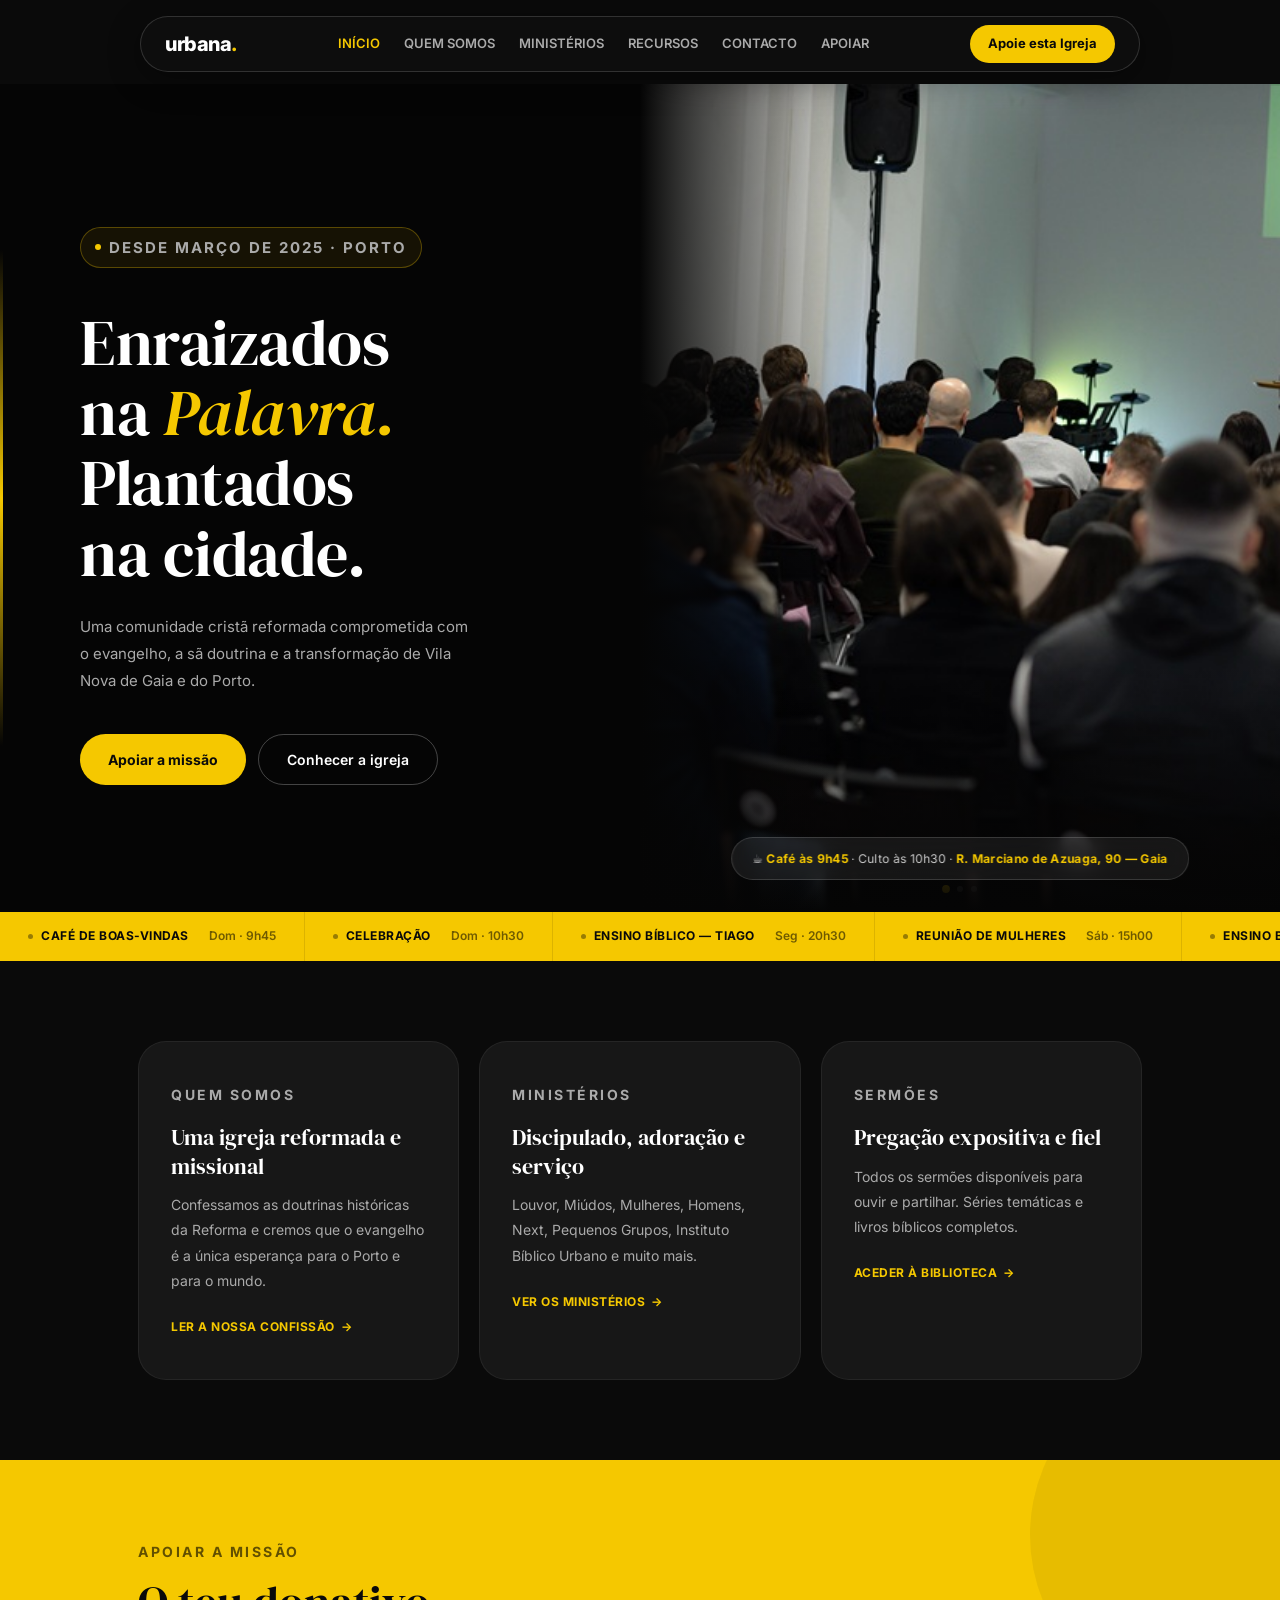
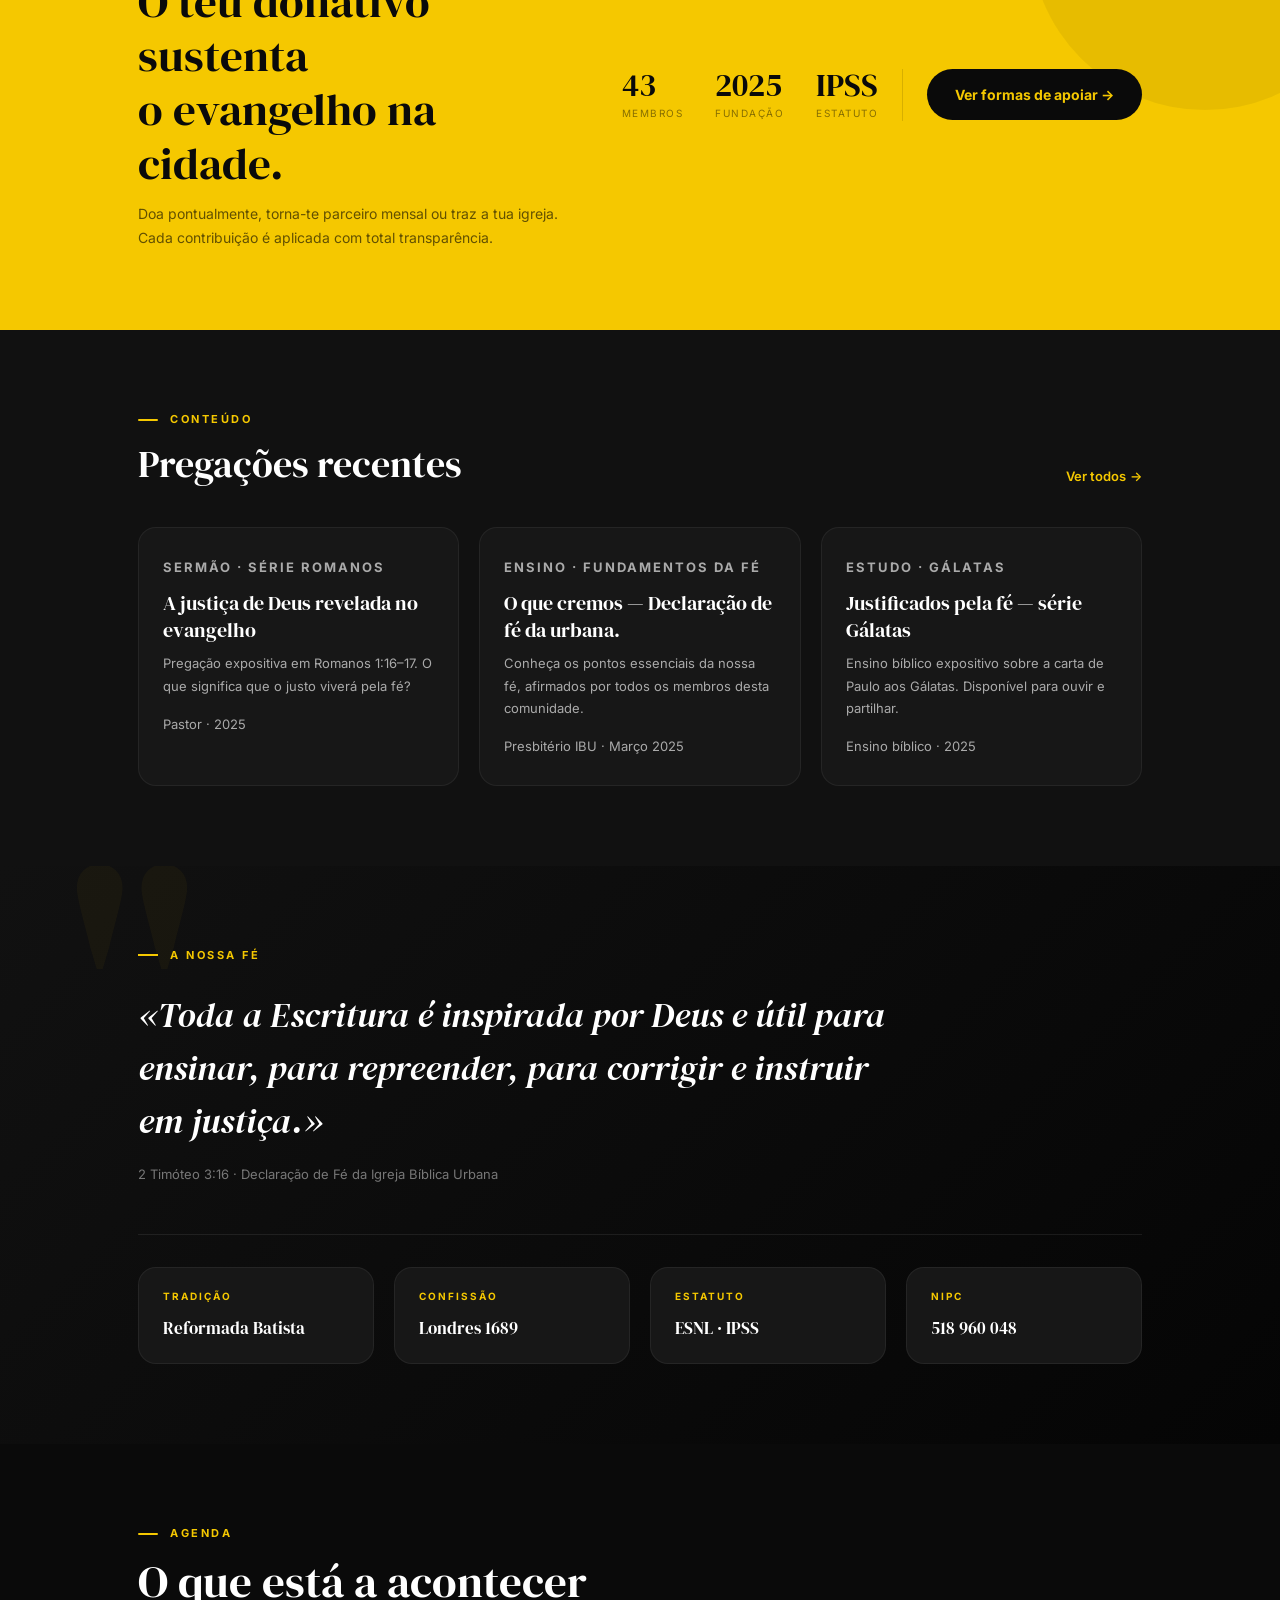
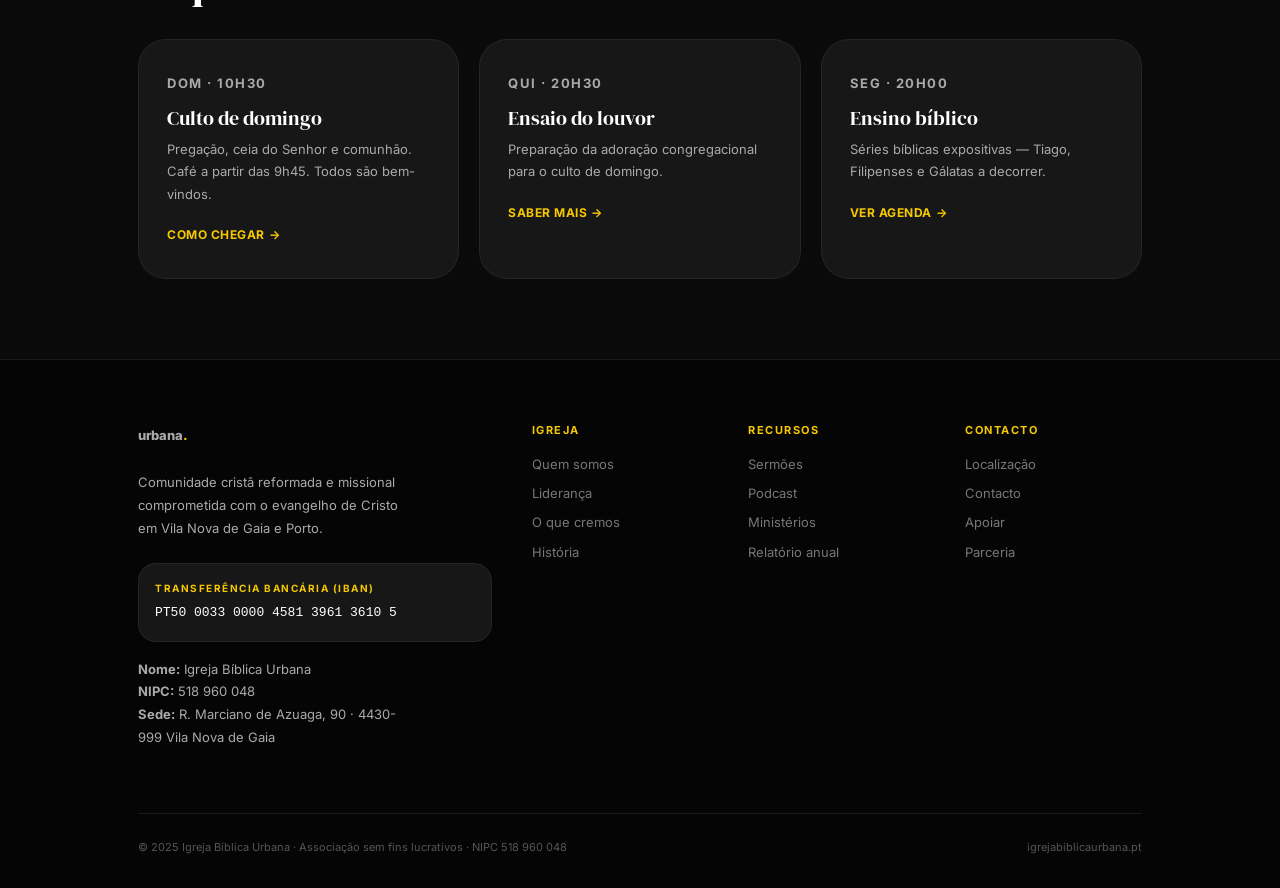
<file: index.html>
<!DOCTYPE html>
<html lang="pt-PT">
<head>
<meta charset="UTF-8"><meta name="viewport" content="width=device-width, initial-scale=1.0">
<title>Igreja Bíblica Urbana | urbana. — Porto, Vila Nova de Gaia</title>
<meta name="description" content="A Igreja Bíblica Urbana (urbana.) é uma comunidade cristã reformada e missional em Vila Nova de Gaia, Porto. Cultos aos domingos às 10h30.">
<meta name="robots" content="index, follow">
<link rel="canonical" href="https://igrejabiblicaurbana.pt/">
<meta property="og:type" content="website">
<meta property="og:url" content="https://igrejabiblicaurbana.pt/">
<meta property="og:title" content="Igreja Bíblica Urbana | urbana. — Porto">
<meta property="og:description" content="Comunidade cristã reformada e missional em Vila Nova de Gaia. Cultos aos domingos às 10h30.">
<meta property="og:locale" content="pt_PT">
<meta name="twitter:card" content="summary_large_image">
<script type="application/ld+json">{"@context":"https://schema.org","@type":"ReligiousOrganization","name":"Igreja Bíblica Urbana","alternateName":"urbana.","url":"https://igrejabiblicaurbana.pt","description":"Comunidade cristã reformada e missional em Vila Nova de Gaia, Porto.","foundingDate":"2025-03","taxID":"518960048","address":{"@type":"PostalAddress","streetAddress":"R. Marciano de Azuaga, 90","postalCode":"4430-999","addressLocality":"Vila Nova de Gaia","addressCountry":"PT"},"openingHours":"Su 10:30-12:30"}</script>
<link rel="stylesheet" href="src/css/components.css">
</head>
<body data-page="inicio">
<a href="#conteudo-principal" class="skip-link">Saltar para o conteúdo</a>
<div id="nav-placeholder"></div>
<main id="conteudo-principal">

<!-- HERO — full-width imersivo -->
<section class="hero" aria-label="Apresentação da Igreja Bíblica Urbana">
  <div class="hero-left">
    <p class="hero-eyebrow">Desde Março de 2025 · Porto</p>
    <h1>Enraizados<br>na <em>Palavra.</em><br>Plantados<br>na cidade.</h1>
    <p>Uma comunidade cristã reformada comprometida com o evangelho, a sã doutrina e a transformação de Vila Nova de Gaia e do Porto.</p>
    <div class="hero-actions">
      <a href="dar.html" class="btn-amarelo">Apoiar a missão</a>
      <a href="quem-somos.html" class="btn-branco">Conhecer a igreja</a>
    </div>
  </div>
  <div class="hero-right">
    <div class="carousel" aria-label="Fotografias da comunidade" role="region">
      <div class="carousel-placeholder" aria-hidden="true"><span>Fotografias da comunidade</span></div>
      <div class="carousel-dots" aria-hidden="true"></div>
    </div>
    <div class="hero-info">
      <p>☕ <strong>Café às 9h45</strong> · Culto às 10h30 · <strong>R. Marciano de Azuaga, 90 — Gaia</strong></p>
    </div>
  </div>
</section>

<!-- TICKER — amarelo, agenda -->
<div class="ticker" aria-label="Próximos eventos" role="marquee">
  <div class="ticker-track" id="ticker-track">
    <div class="tick-item"><span class="tick-dot"></span><span class="tick-text">Café de boas-vindas</span>&nbsp;<span class="tick-date">Dom · 9h45</span></div>
    <div class="tick-item"><span class="tick-dot"></span><span class="tick-text">Celebração</span>&nbsp;<span class="tick-date">Dom · 10h30</span></div>
    <div class="tick-item"><span class="tick-dot"></span><span class="tick-text">Ensino Bíblico — Tiago</span>&nbsp;<span class="tick-date">Seg · 20h30</span></div>
    <div class="tick-item"><span class="tick-dot"></span><span class="tick-text">Reunião de Mulheres</span>&nbsp;<span class="tick-date">Sáb · 15h00</span></div>
    <div class="tick-item"><span class="tick-dot"></span><span class="tick-text">Ensino Bíblico — Filipenses</span>&nbsp;<span class="tick-date">Seg · 20h30</span></div>
    <div class="tick-item"><span class="tick-dot"></span><span class="tick-text">Pequenos Grupos</span>&nbsp;<span class="tick-date">Sex · quinzenal · 20h30</span></div>
    <div class="tick-item"><span class="tick-dot"></span><span class="tick-text">Café de boas-vindas</span>&nbsp;<span class="tick-date">Dom · 9h45</span></div>
    <div class="tick-item"><span class="tick-dot"></span><span class="tick-text">Celebração</span>&nbsp;<span class="tick-date">Dom · 10h30</span></div>
    <div class="tick-item"><span class="tick-dot"></span><span class="tick-text">Ensino Bíblico — Tiago</span>&nbsp;<span class="tick-date">Seg · 20h30</span></div>
    <div class="tick-item"><span class="tick-dot"></span><span class="tick-text">Reunião de Mulheres</span>&nbsp;<span class="tick-date">Sáb · 15h00</span></div>
    <div class="tick-item"><span class="tick-dot"></span><span class="tick-text">Ensino Bíblico — Filipenses</span>&nbsp;<span class="tick-date">Seg · 20h30</span></div>
    <div class="tick-item"><span class="tick-dot"></span><span class="tick-text">Pequenos Grupos</span>&nbsp;<span class="tick-date">Sex · quinzenal · 20h30</span></div>
  </div>
</div>

<!-- TRÊS COLUNAS — boxed, cards flutuantes -->
<section class="three-col" aria-label="O que somos">
  <div class="container">
    <article class="col-block reveal">
      <p class="col-label">Quem somos</p>
      <h2>Uma igreja reformada e missional</h2>
      <p>Confessamos as doutrinas históricas da Reforma e cremos que o evangelho é a única esperança para o Porto e para o mundo.</p>
      <a href="quem-somos.html" class="col-link">Ler a nossa confissão</a>
    </article>
    <article class="col-block reveal">
      <p class="col-label">Ministérios</p>
      <h2>Discipulado, adoração e serviço</h2>
      <p>Louvor, Miúdos, Mulheres, Homens, Next, Pequenos Grupos, Instituto Bíblico Urbano e muito mais.</p>
      <a href="ministerios.html" class="col-link">Ver os ministérios</a>
    </article>
    <article class="col-block reveal">
      <p class="col-label">Sermões</p>
      <h2>Pregação expositiva e fiel</h2>
      <p>Todos os sermões disponíveis para ouvir e partilhar. Séries temáticas e livros bíblicos completos.</p>
      <a href="recursos.html" class="col-link">Aceder à biblioteca</a>
    </article>
  </div>
</section>

<!-- BANNER DOAÇÃO — full-width amarelo -->
<section aria-label="Apoiar a missão">
  <div class="give-banner">
    <div class="container">
      <div class="banner-left reveal">
        <p class="banner-eyebrow">Apoiar a missão</p>
        <h2>O teu donativo sustenta<br>o evangelho na cidade.</h2>
        <p>Doa pontualmente, torna-te parceiro mensal ou traz a tua igreja. Cada contribuição é aplicada com total transparência.</p>
      </div>
      <div class="banner-right reveal reveal-right">
        <div class="banner-stats">
          <div class="bstat"><span class="bstat-num">43</span><span class="bstat-label">Membros</span></div>
          <div class="bstat"><span class="bstat-num">2025</span><span class="bstat-label">Fundação</span></div>
          <div class="bstat"><span class="bstat-num">IPSS</span><span class="bstat-label">Estatuto</span></div>
        </div>
        <div class="banner-divider"></div>
        <a href="dar.html" class="banner-btn">Ver formas de apoiar →</a>
      </div>
    </div>
  </div>
</section>

<!-- PREGAÇÕES RECENTES — boxed, dark bg -->
<section class="resources" aria-label="Pregações recentes">
  <div class="container">
    <div class="res-header">
      <div>
        <p class="section-eyebrow">Conteúdo</p>
        <h2>Pregações recentes</h2>
      </div>
      <a href="recursos.html" class="see-all">Ver todos</a>
    </div>
    <div class="res-grid">
      <article class="res-card reveal">
        <p class="res-tag">Sermão · Série Romanos</p>
        <h3>A justiça de Deus revelada no evangelho</h3>
        <p>Pregação expositiva em Romanos 1:16–17. O que significa que o justo viverá pela fé?</p>
        <p class="res-meta">Pastor · 2025</p>
      </article>
      <article class="res-card reveal">
        <p class="res-tag">Ensino · Fundamentos da Fé</p>
        <h3>O que cremos — Declaração de fé da urbana.</h3>
        <p>Conheça os pontos essenciais da nossa fé, afirmados por todos os membros desta comunidade.</p>
        <p class="res-meta">Presbitério IBU · Março 2025</p>
      </article>
      <article class="res-card reveal">
        <p class="res-tag">Estudo · Gálatas</p>
        <h3>Justificados pela fé — série Gálatas</h3>
        <p>Ensino bíblico expositivo sobre a carta de Paulo aos Gálatas. Disponível para ouvir e partilhar.</p>
        <p class="res-meta">Ensino bíblico · 2025</p>
      </article>
    </div>
  </div>
</section>

<!-- CONFESSIONAL — atmosfera, full -->
<section class="confessional" aria-label="A nossa fé">
  <div class="container">
    <p class="conf-label">A nossa fé</p>
    <blockquote class="conf-quote reveal">«Toda a Escritura é inspirada por Deus e útil para ensinar, para repreender, para corrigir e instruir em justiça.»</blockquote>
    <p class="conf-ref">2 Timóteo 3:16 · Declaração de Fé da Igreja Bíblica Urbana</p>
    <div class="conf-grid">
      <div class="conf-item reveal"><p class="conf-item-label">Tradição</p><p class="conf-item-val">Reformada Batista</p></div>
      <div class="conf-item reveal"><p class="conf-item-label">Confissão</p><p class="conf-item-val">Londres 1689</p></div>
      <div class="conf-item reveal"><p class="conf-item-label">Estatuto</p><p class="conf-item-val">ESNL · IPSS</p></div>
      <div class="conf-item reveal"><p class="conf-item-label">NIPC</p><p class="conf-item-val">518 960 048</p></div>
    </div>
  </div>
</section>

<!-- EVENTOS — boxed, cards modernos -->
<section class="events-strip" aria-label="Próximos eventos">
  <div class="container">
    <div style="margin-bottom:var(--s-8)">
      <p class="section-eyebrow">Agenda</p>
      <h2 class="section-title">O que está a acontecer</h2>
    </div>
    <div style="display:grid;grid-template-columns:repeat(3,1fr);gap:var(--s-5)">
      <article class="ev reveal">
        <p class="ev-date">Dom · 10h30</p>
        <h3>Culto de domingo</h3>
        <p>Pregação, ceia do Senhor e comunhão. Café a partir das 9h45. Todos são bem-vindos.</p>
        <a href="eventos.html" class="ev-link">Como chegar</a>
      </article>
      <article class="ev reveal">
        <p class="ev-date">Qui · 20h30</p>
        <h3>Ensaio do louvor</h3>
        <p>Preparação da adoração congregacional para o culto de domingo.</p>
        <a href="eventos.html" class="ev-link">Saber mais</a>
      </article>
      <article class="ev reveal">
        <p class="ev-date">Seg · 20h00</p>
        <h3>Ensino bíblico</h3>
        <p>Séries bíblicas expositivas — Tiago, Filipenses e Gálatas a decorrer.</p>
        <a href="eventos.html" class="ev-link">Ver agenda</a>
      </article>
    </div>
  </div>
</section>

</main>
<div id="footer-placeholder"></div>
<script src="src/js/main.js"></script>
</body>
</html>
</file>
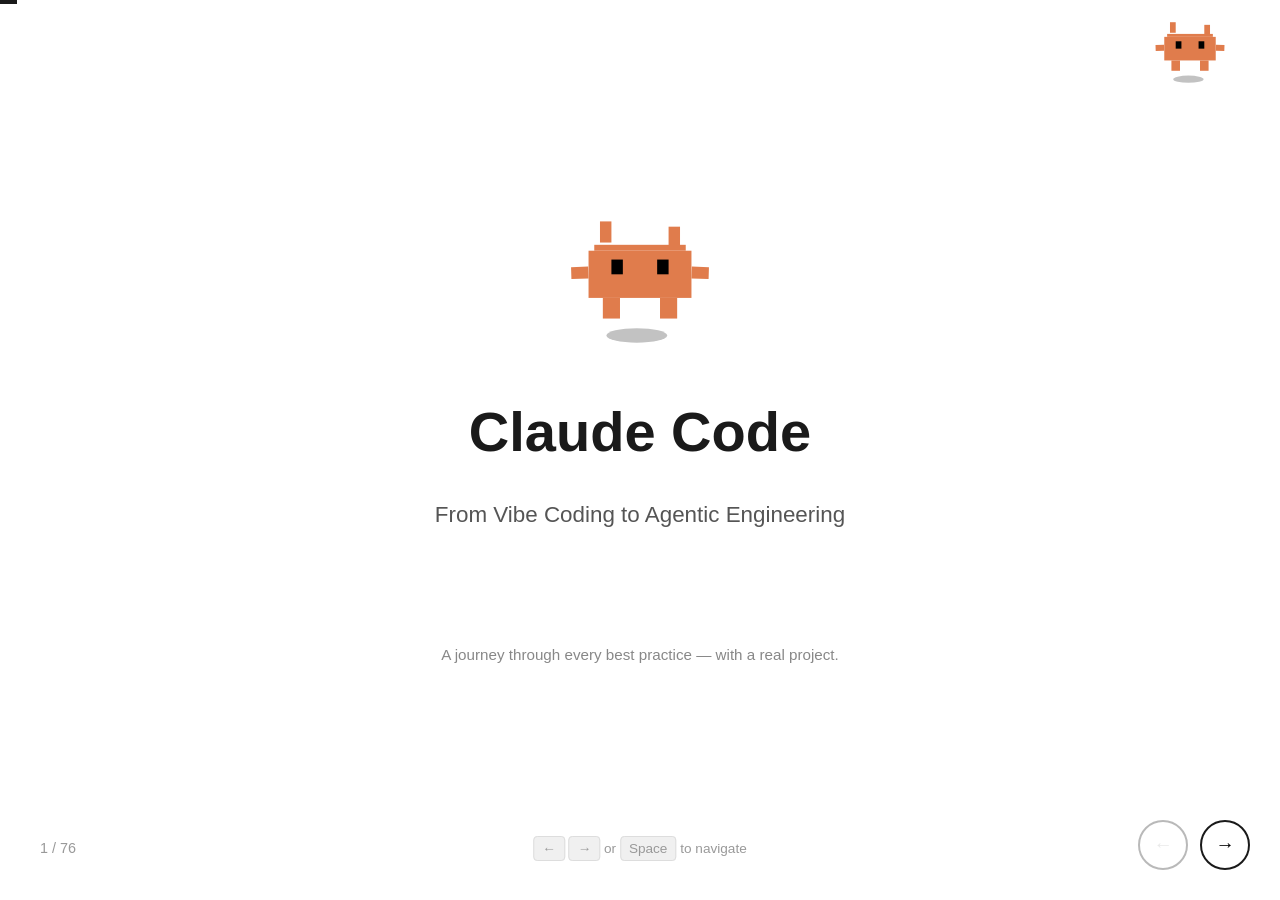
<file: presentation/index.html>
<!DOCTYPE html>
<html lang="en">
<head>
    <meta charset="UTF-8">
    <meta name="viewport" content="width=device-width, initial-scale=1.0">
    <link rel="icon" type="image/svg+xml" href="../!/claude-jumping.svg">
    <title>Claude Code — From Vibe Coding to Agentic Engineering</title>
    <style>
        * { margin: 0; padding: 0; box-sizing: border-box; }
        body { font-family: -apple-system, BlinkMacSystemFont, 'Segoe UI', Roboto, sans-serif; background: #fff; color: #1a1a1a; line-height: 1.6; }
        .slide { display: none; min-height: 100vh; padding: 60px 80px; max-width: 1200px; margin: 0 auto; }
        .slide.active { display: block; }
        h1 { font-size: 2.5rem; font-weight: 600; margin-bottom: 40px; color: #1a1a1a; border-bottom: 2px solid #e5e5e5; padding-bottom: 20px; }
        h2 { font-size: 1.8rem; font-weight: 600; margin-bottom: 24px; color: #2a2a2a; }
        h3 { font-size: 1.3rem; font-weight: 600; margin: 24px 0 12px 0; color: #333; }
        p { font-size: 1.1rem; margin-bottom: 16px; color: #444; }
        code { background: #f0f0f0; padding: 2px 6px; border-radius: 4px; font-family: 'SF Mono', Monaco, 'Courier New', monospace; font-size: 0.95rem; }
        .slide.title-slide.active { display: flex; flex-direction: column; align-items: center; justify-content: center; min-height: 100vh; text-align: center; padding: 40px; }
        .title-slide h1 { font-size: 3.5rem; font-weight: 700; margin-bottom: 20px; border-bottom: none; padding-bottom: 0; }
        .title-slide .subtitle { font-size: 1.4rem; color: #555; margin-bottom: 50px; font-weight: 400; }
        .slide.section-slide.active { display: flex; flex-direction: column; align-items: center; justify-content: center; min-height: 100vh; text-align: center; padding: 40px; }
        .section-slide h1 { font-size: 3rem; font-weight: 700; border-bottom: none; padding-bottom: 0; margin-bottom: 16px; }
        .section-slide .section-number { font-size: 1.1rem; text-transform: uppercase; letter-spacing: 3px; color: #999; margin-bottom: 20px; }
        .section-slide .section-desc { font-size: 1.2rem; color: #666; max-width: 600px; }
        .trigger-box { background: #f8f9fa; border-left: 4px solid #1a1a1a; padding: 20px 24px; margin: 24px 0; }
        .trigger-box h4 { font-size: 0.9rem; text-transform: uppercase; letter-spacing: 1px; color: #666; margin-bottom: 8px; }
        .trigger-box p { font-size: 1.05rem; color: #333; margin: 0; }
        .how-to-trigger { background: #e8f5e9; border-left: 4px solid #4caf50; padding: 20px 24px; margin: 16px 0 24px 0; }
        .how-to-trigger h4 { font-size: 0.9rem; text-transform: uppercase; letter-spacing: 1px; color: #2e7d32; margin-bottom: 8px; }
        .how-to-trigger p { font-size: 1.05rem; color: #1b5e20; margin: 0; }
        .how-to-trigger code { background: rgba(0,0,0,0.08); padding: 2px 6px; border-radius: 4px; font-family: 'SF Mono', Monaco, 'Courier New', monospace; font-size: 0.95rem; }
        .warning-box { background: #fff3e0; border-left: 4px solid #ff9800; padding: 20px 24px; margin: 16px 0 24px 0; }
        .warning-box h4 { font-size: 0.9rem; text-transform: uppercase; letter-spacing: 1px; color: #e65100; margin-bottom: 8px; }
        .warning-box p { font-size: 1.05rem; color: #bf360c; margin: 0; }
        .code-block { background: #1a1a1a; color: #e5e5e5; padding: 20px 24px; border-radius: 8px; font-family: 'SF Mono', Monaco, 'Courier New', monospace; font-size: 0.9rem; overflow-x: auto; margin: 20px 0; white-space: pre; line-height: 1.7; }
        .code-block .comment { color: #6a9955; }
        .code-block .key { color: #9cdcfe; }
        .code-block .string { color: #ce9178; }
        .code-block .cmd { color: #dcdcaa; }
        .code-block .claude-file { color: #ff5252; }
        .use-cases { margin: 24px 0; }
        .use-case-item { display: flex; align-items: flex-start; margin-bottom: 12px; padding: 14px 20px; background: #fafafa; border-radius: 8px; }
        .use-case-icon { font-size: 1.5rem; margin-right: 16px; min-width: 32px; }
        .use-case-text { flex: 1; }
        .use-case-text strong { display: block; font-size: 1.05rem; color: #1a1a1a; margin-bottom: 4px; }
        .use-case-text span { font-size: 0.95rem; color: #666; }
        .two-col { display: grid; grid-template-columns: 1fr 1fr; gap: 24px; margin: 24px 0; }
        .col-card { background: #f8f9fa; padding: 24px; border-radius: 8px; }
        .col-card h4 { font-size: 0.85rem; text-transform: uppercase; letter-spacing: 1px; color: #666; margin-bottom: 12px; }
        .col-card.good { border-left: 4px solid #4caf50; }
        .col-card.bad { border-left: 4px solid #f44336; }
        .info-grid { display: grid; grid-template-columns: 1fr 1fr; gap: 24px; margin: 24px 0; }
        .info-card { background: #f8f9fa; padding: 24px; border-radius: 8px; }
        .info-card h4 { font-size: 0.85rem; text-transform: uppercase; letter-spacing: 1px; color: #666; margin-bottom: 12px; }
        .matcher-tag { display: inline-block; padding: 4px 10px; background: #e9ecef; border-radius: 4px; font-family: 'SF Mono', Monaco, 'Courier New', monospace; font-size: 0.85rem; margin: 4px 4px 4px 0; color: #495057; }
        .toc-list { display: grid; grid-template-columns: repeat(2, 1fr); gap: 16px; margin-top: 32px; }
        .toc-item { display: flex; align-items: center; padding: 16px 20px; background: #f8f9fa; border-radius: 8px; cursor: pointer; transition: all 0.2s; }
        .toc-item:hover { background: #eee; }
        .toc-number { width: 28px; height: 28px; background: #1a1a1a; color: #fff; border-radius: 50%; text-align: center; line-height: 28px; font-size: 0.85rem; margin-right: 12px; font-weight: 600; flex-shrink: 0; }
        .toc-name { font-size: 1rem; color: #1a1a1a; }
        .step-number { display: inline-block; width: 36px; height: 36px; background: #1a1a1a; color: #fff; border-radius: 50%; text-align: center; line-height: 36px; font-weight: 600; font-size: 1rem; margin-right: 12px; }
        .feature-list { list-style: none; margin: 24px 0; }
        .feature-list li { padding: 12px 0; border-bottom: 1px solid #eee; font-size: 1.05rem; }
        .feature-list li:last-child { border-bottom: none; }
        .navigation { position: fixed; bottom: 30px; right: 30px; display: flex; gap: 12px; z-index: 100; }
        .nav-btn { width: 50px; height: 50px; border: 2px solid #1a1a1a; background: #fff; border-radius: 50%; cursor: pointer; font-size: 1.2rem; display: flex; align-items: center; justify-content: center; transition: all 0.2s; }
        .nav-btn:hover { background: #1a1a1a; color: #fff; }
        .nav-btn:disabled { opacity: 0.3; cursor: not-allowed; }
        .progress { position: fixed; top: 0; left: 0; height: 4px; background: #1a1a1a; transition: width 0.3s; z-index: 100; }
        .slide-counter { position: fixed; bottom: 40px; left: 40px; font-size: 0.9rem; color: #999; }
        .keyboard-hint { position: fixed; bottom: 40px; left: 50%; transform: translateX(-50%); font-size: 0.85rem; color: #999; }
        .keyboard-hint kbd { background: #f0f0f0; padding: 4px 8px; border-radius: 4px; border: 1px solid #ddd; font-family: inherit; }
        .header-logo { position: fixed; top: 20px; right: 40px; width: 100px; height: 65px; z-index: 50; }
        .header-logo img { width: 100%; height: 100%; }
        .title-logo { width: 200px; height: 130px; margin-bottom: 40px; }
        .title-logo img { width: 100%; height: 100%; }
        /* Journey Bar — vertical, right side below mascot */
        .journey-bar { position: fixed; top: 95px; right: 62px; display: flex; flex-direction: column; align-items: center; z-index: 99; gap: 6px; }
        .journey-bar.hidden { display: none; }
        .journey-track-wrap { position: relative; display: flex; align-items: stretch; gap: 4px; }
        .journey-track { width: 20px; height: 280px; background: #e5e5e5; border-radius: 10px; overflow: hidden; position: relative; flex-shrink: 0; }
        .journey-fill { position: absolute; bottom: 0; width: 100%; border-radius: 10px; transition: height 0.4s ease, background-color 0.4s ease; height: 0%; }
        .journey-level-label { font-size: 0.65rem; color: #777; font-weight: 400; }
        /* Level tick marks beside the journey track */
        .journey-ticks { display: flex; flex-direction: column; justify-content: space-between; height: 280px; padding: 2px 0; }
        .journey-tick { font-size: 0.45rem; font-weight: 600; text-transform: uppercase; letter-spacing: 0.3px; color: #999; white-space: nowrap; line-height: 1; }
        /* Level badge shown on level-transition slides */
        .level-badge { display: inline-block; background: #e8f5e9; color: #2e7d32; font-size: 0.75rem; font-weight: 700; padding: 2px 8px; border-radius: 12px; margin-left: 12px; vertical-align: middle; }
        /* Celebration slide */
        .celebration { font-size: 4rem; margin-bottom: 24px; }
    </style>
</head>
<body>
    <div class="progress" id="progress"></div>
    <div class="journey-bar hidden" id="journeyBar">
        <div class="journey-track-wrap">
            <div class="journey-track"><div class="journey-fill" id="journeyFill"></div></div>
            <div class="journey-ticks">
                <span class="journey-tick">Pro</span>
                <span class="journey-tick">High</span>
                <span class="journey-tick">Med</span>
                <span class="journey-tick">Low</span>
            </div>
        </div>
        <span class="journey-level-label" id="journeyLevelLabel">Current = <strong>Low</strong></span>
    </div>

    <!-- ============================================================ -->
    <!-- PART 0: INTRODUCTION (Slides 1-4, no weight)                 -->
    <!-- ============================================================ -->

    <!-- Slide 1: Title -->
    <div class="slide active title-slide" data-slide="1">
        <div class="title-logo">
            <img src="../!/claude-jumping.svg" alt="Claude Code mascot jumping" />
        </div>
        <h1>Claude Code</h1>
        <p class="subtitle">From Vibe Coding to Agentic Engineering</p>
        <p style="margin-top: 60px; font-size: 0.95rem; color: #888;">A journey through every best practice — with a real project.</p>
    </div>

    <!-- Slide 2: The Example Project -->
    <div class="slide" data-slide="2">
        <h1>The Example Project: TodoApp</h1>
        <div class="trigger-box">
            <h4>Running Example</h4>
            <p>Every technique in this presentation is demonstrated on a <strong>TodoApp monorepo</strong> — showing the transformation from a plain project to one with full Claude Code configuration.</p>
        </div>
        <div class="two-col">
            <div>
                <h3 style="text-align: center; color: #c62828; margin-bottom: 16px;">Before (Vibe Coding)</h3>
                <div class="code-block"><span class="comment"># Plain TodoApp</span>
todoapp/
  <span class="key">backend/</span>
    main.py
    routes/
      todos.py
      users.py
    models/
      todo.py
      user.py
    tests/
      test_todos.py
  <span class="key">frontend/</span>
    components/
      TodoList.tsx
      Sidebar.tsx
    pages/
      index.tsx
      todos.tsx
    lib/
      api.ts</div>
            </div>
            <div>
                <h3 style="text-align: center; color: #2e7d32; margin-bottom: 16px;">After (Agentic Engineering)</h3>
                <div class="code-block"><span class="comment"># With Claude Code Best Practices</span>
todoapp/
  <span class="claude-file">.claude/</span>                  <span class="claude-file comment"># Claude Code config</span>
    <span class="claude-file">agents/</span>               <span class="claude-file comment"># Custom subagents</span>
    <span class="claude-file">skills/</span>               <span class="claude-file comment"># Domain knowledge</span>
    <span class="claude-file">commands/</span>             <span class="claude-file comment"># Slash commands</span>
    <span class="claude-file">hooks/</span>                <span class="claude-file comment"># Lifecycle scripts</span>
    <span class="claude-file">rules/</span>                <span class="claude-file comment"># Modular instructions</span>
    <span class="claude-file">settings.json</span>         <span class="claude-file comment"># Team settings</span>
    <span class="claude-file">settings.local.json</span>   <span class="claude-file comment"># Personal settings</span>
  <span class="key">backend/</span>
    main.py
    routes/
      todos.py
      users.py
    models/
      todo.py
      user.py
    tests/
      test_todos.py
    <span class="claude-file">CLAUDE.md</span>             <span class="claude-file comment"># Backend instructions</span>
  <span class="key">frontend/</span>
    components/
      TodoList.tsx
      Sidebar.tsx
    pages/
      index.tsx
      todos.tsx
    lib/
      api.ts
    <span class="claude-file">CLAUDE.md</span>             <span class="claude-file comment"># Frontend instructions</span>
  <span class="claude-file">.mcp.json</span>               <span class="claude-file comment"># Managed MCP servers</span>
  <span class="claude-file">CLAUDE.md</span>               <span class="claude-file comment"># Project instructions</span></div>
            </div>
        </div>
    </div>

    <!-- Slide 3: What is Vibe Coding? -->
    <div class="slide" data-slide="3">
        <h1>What is Vibe Coding?</h1>
        <p>This is where everyone starts. The question is: how fast can you move beyond it?</p>
        <div class="two-col">
            <div class="col-card bad">
                <h4>What Happens (Low Level)</h4>
                <p><code>&gt; add a notes feature</code></p>
                <p>Claude creates <code>/api/notes</code> with a random schema</p>
                <p>Frontend gets a standalone page with no sidebar nav</p>
                <p>Tests? None. Patterns? Ignored.</p>
                <p style="margin-top: 16px; color: #c62828;">Every new feature is a coin flip. Code entropy increases with every prompt.</p>
            </div>
            <div class="col-card good">
                <h4>What We Want (High Level)</h4>
                <p>Claude knows the TodoApp architecture</p>
                <p>New routes follow existing patterns in <code>routes/todos.py</code></p>
                <p>Frontend uses <code>Sidebar.tsx</code> nav and Tailwind tokens</p>
                <p>Tests written automatically matching <code>test_todos.py</code> style</p>
                <p style="margin-top: 16px; color: #2e7d32;">Consistent, tested, production-quality code — every time.</p>
            </div>
        </div>
    </div>

    <!-- Slide 4: Journey Map -->
    <div class="slide" data-slide="4">
        <h1>The Journey</h1>
        <div class="trigger-box">
            <h4>From Low to High</h4>
            <p>Each section adds techniques that move you from vibe coding toward fully agentic engineering.</p>
        </div>
        <div class="toc-list" style="margin-top: 24px;">
            <div class="toc-item" onclick="goToSlide(5)"><span class="toc-number">1</span><span class="toc-name">Prerequisites</span></div>
            <div class="toc-item" onclick="goToSlide(10)"><span class="toc-number">2</span><span class="toc-name">Better Prompting &mdash; Low</span></div>
            <div class="toc-item" onclick="goToSlide(18)"><span class="toc-number">3</span><span class="toc-name">Project Memory &mdash; Medium</span></div>
            <div class="toc-item" onclick="goToSlide(25)"><span class="toc-number">4</span><span class="toc-name">Structured Workflows &mdash; Medium</span></div>
            <div class="toc-item" onclick="goToSlide(29)"><span class="toc-number">5</span><span class="toc-name">Domain Knowledge &mdash; High</span></div>
            <div class="toc-item" onclick="goToSlide(34)"><span class="toc-number">6</span><span class="toc-name">Agentic Engineering &mdash; High</span></div>
        </div>
    </div>

    <!-- ============================================================ -->
    <!-- PART 1: PREREQUISITES (Slides 5-9, no weight)                -->
    <!-- ============================================================ -->

    <!-- Slide 5: Installing -->
    <div class="slide" data-slide="5">
        <h1>Installing Claude Code</h1>
        <div class="trigger-box">
            <h4>Prerequisite</h4>
            <p>Homebrew must be installed on your Mac.</p>
        </div>
        <div class="how-to-trigger">
            <h4>Install via Homebrew</h4>
            <p>Run this in your terminal:</p>
            <div class="code-block">brew install claude-code</div>
        </div>
        <h3>Verify Installation</h3>
        <div class="code-block">claude --version</div>
        <h3>Update Later</h3>
        <div class="code-block">brew upgrade claude-code</div>
        <p style="margin-top: 24px; color: #666;">Run <code>/doctor</code> anytime to check your installation health.</p>
    </div>

    <!-- Slide 6: Login — Subscription -->
    <div class="slide" data-slide="6">
        <h1>Login Option A: Subscription</h1>
        <p>Use your Claude Pro or Max subscription via OAuth login:</p>
        <div class="code-block"><span class="cmd">claude</span>
<span class="comment"># Select "Claude.ai" at the login prompt</span>
<span class="comment"># Opens browser for OAuth</span></div>
        <h3>Subscription Tiers</h3>
        <table style="width: 100%; border-collapse: collapse; font-size: 0.85rem; margin-top: 8px;">
            <thead>
                <tr style="border-bottom: 2px solid #ddd; text-align: left;">
                    <th style="padding: 8px 12px;">Plan</th>
                    <th style="padding: 8px 12px;">Price</th>
                    <th style="padding: 8px 12px;">Weekly Limit</th>
                    <th style="padding: 8px 12px;">Sonnet 4.5</th>
                    <th style="padding: 8px 12px;">Opus 4.6</th>
                </tr>
            </thead>
            <tbody>
                <tr style="border-bottom: 1px solid #eee;">
                    <td style="padding: 8px 12px;"><strong>Pro</strong></td>
                    <td style="padding: 8px 12px;">$20/mo</td>
                    <td style="padding: 8px 12px;">Base limit</td>
                    <td style="padding: 8px 12px; color: green;">&#10003;</td>
                    <td style="padding: 8px 12px; color: #c00;">&#10007;</td>
                </tr>
                <tr style="border-bottom: 1px solid #eee;">
                    <td style="padding: 8px 12px;"><strong>Max 5x</strong></td>
                    <td style="padding: 8px 12px;">$100/mo</td>
                    <td style="padding: 8px 12px;">5&times; Pro limit</td>
                    <td style="padding: 8px 12px; color: green;">&#10003;</td>
                    <td style="padding: 8px 12px; color: green;">&#10003;</td>
                </tr>
                <tr>
                    <td style="padding: 8px 12px;"><strong>Max 20x</strong></td>
                    <td style="padding: 8px 12px;">$200/mo</td>
                    <td style="padding: 8px 12px;">20&times; Pro limit</td>
                    <td style="padding: 8px 12px; color: green;">&#10003;</td>
                    <td style="padding: 8px 12px; color: green;">&#10003;</td>
                </tr>
            </tbody>
        </table>
        <p style="margin-top: 14px; color: #666; font-size: 0.85rem;">Weekly limits reset every 7 days. Usage is shared across Claude web, desktop, and Claude Code. Opus 4.6 requires a Max plan.</p>
    </div>

    <!-- Slide 7: Login — API Key -->
    <div class="slide" data-slide="7">
        <h1>Login Option B: API Key</h1>
        <p>Pay per token with an Anthropic API key &mdash; no weekly caps:</p>
        <h3>Token Pricing <span style="font-weight: 400; font-size: 0.8rem; color: #888;">(per million tokens)</span></h3>
        <table style="width: 100%; border-collapse: collapse; font-size: 0.85rem; margin-top: 8px;">
            <thead>
                <tr style="border-bottom: 2px solid #ddd; text-align: left;">
                    <th style="padding: 8px 12px;">Model</th>
                    <th style="padding: 8px 12px;">Input</th>
                    <th style="padding: 8px 12px;">Output</th>
                    <th style="padding: 8px 12px;">Context Window</th>
                </tr>
            </thead>
            <tbody>
                <tr style="border-bottom: 1px solid #eee;">
                    <td style="padding: 8px 12px;"><strong>Opus 4.6</strong></td>
                    <td style="padding: 8px 12px;">$5 / MTok</td>
                    <td style="padding: 8px 12px;">$25 / MTok</td>
                    <td style="padding: 8px 12px;">200K (1M beta)</td>
                </tr>
                <tr style="border-bottom: 1px solid #eee;">
                    <td style="padding: 8px 12px;"><strong>Sonnet 4.5</strong></td>
                    <td style="padding: 8px 12px;">$3 / MTok</td>
                    <td style="padding: 8px 12px;">$15 / MTok</td>
                    <td style="padding: 8px 12px;">200K (1M beta)</td>
                </tr>
                <tr>
                    <td style="padding: 8px 12px;"><strong>Haiku 4.5</strong></td>
                    <td style="padding: 8px 12px;">$0.80 / MTok</td>
                    <td style="padding: 8px 12px;">$4 / MTok</td>
                    <td style="padding: 8px 12px;">200K (1M beta)</td>
                </tr>
            </tbody>
        </table>
        <div class="how-to-trigger">
            <h4>Setup</h4>
            <div class="code-block"><span class="cmd">export</span> ANTHROPIC_API_KEY=sk-ant-...
<span class="cmd">claude</span></div>
        </div>
        <p><strong>Best for:</strong> Heavy usage, CI/CD pipelines, teams needing predictable billing</p>
    </div>

    <!-- Slide 8: First Session (this IS vibe coding) -->
    <div class="slide" data-slide="8">
        <h1>Your First Session</h1>
        <div class="how-to-trigger">
            <h4>Start Claude Code</h4>
            <p>Navigate to your project and run:</p>
            <div class="code-block"><span class="cmd">cd</span> ~/todoapp
<span class="cmd">claude</span></div>
        </div>
        <div class="trigger-box">
            <h4>What Happens</h4>
            <p>Claude Code scans your project structure, reads CLAUDE.md (if it exists), and opens an interactive REPL where you can type prompts.</p>
        </div>
        <h3>This IS Vibe Coding</h3>
        <p>Right now, with no CLAUDE.md, no skills, no agents — you're at the <strong>Low</strong> level. Claude will guess at everything. That's okay. We'll fix it step by step.</p>
    </div>

    <!-- Slide 9: The Interface -->
    <div class="slide" data-slide="9">
        <h1>The Interface</h1>
        <div class="code-block"><span class="comment">+-----------------------------------------+</span>
<span class="comment">|</span>  <span class="string">Claude Code</span> v2.1.33
<span class="comment">|</span>  Model: claude-opus-4-6
<span class="comment">|</span>  Project: ~/todoapp
<span class="comment">+-----------------------------------------+</span>

<span class="cmd">&gt;</span> Type your prompt here...</div>
        <h3>Quick Reference</h3>
        <div class="use-cases">
            <div class="use-case-item"><span class="use-case-icon">&#9000;</span><div class="use-case-text"><strong>Enter</strong><span>Submit your prompt</span></div></div>
            <div class="use-case-item"><span class="use-case-icon">&#8629;</span><div class="use-case-text"><strong>Shift+Enter or \</strong><span>New line (multiline input)</span></div></div>
            <div class="use-case-item"><span class="use-case-icon">&#9632;</span><div class="use-case-text"><strong>Ctrl+C</strong><span>Cancel current generation</span></div></div>
            <div class="use-case-item"><span class="use-case-icon">&#9654;</span><div class="use-case-text"><strong>Ctrl+D or /exit</strong><span>Exit Claude Code</span></div></div>
        </div>
    </div>

    <!-- ============================================================ -->
    <!-- PART 2: BETTER PROMPTING (Slides 10-17, 0% -> 20%)          -->
    <!-- ============================================================ -->

    <!-- Slide 10: Section Divider - Better Prompting -->
    <div class="slide section-slide" data-slide="10" data-level="low">
        <p class="section-number">Part 2</p>
        <h1>Better Prompting</h1>
        <p class="section-desc">Level: Low &mdash; effective prompting that produces real, production-quality results.</p>
    </div>

    <!-- Slide 11: Your First Prompt -->
    <div class="slide" data-slide="11">
        <h1>Your First Prompt</h1>
        <div class="how-to-trigger">
            <h4>Try This</h4>
            <p>Start simple &mdash; ask Claude to understand your project:</p>
            <div class="code-block"><span class="cmd">&gt;</span> Read the README.md and give me a summary of this project</div>
        </div>
        <p>Claude will use the <strong>Read</strong> tool to open the file, then summarize it. You'll see the tool call in the output.</p>
        <h3>What Just Happened?</h3>
        <div class="use-cases">
            <div class="use-case-item"><span class="use-case-icon">1&#65039;&#8419;</span><div class="use-case-text"><strong>Claude read your prompt</strong><span>Understood you want a summary</span></div></div>
            <div class="use-case-item"><span class="use-case-icon">2&#65039;&#8419;</span><div class="use-case-text"><strong>Used the Read tool</strong><span>Opened README.md from your project</span></div></div>
            <div class="use-case-item"><span class="use-case-icon">3&#65039;&#8419;</span><div class="use-case-text"><strong>Responded with a summary</strong><span>Based on actual file contents, not guessing</span></div></div>
        </div>
    </div>

    <!-- Slide 12: Good vs Bad Prompts -->
    <div class="slide" data-slide="12">
        <h1>Good vs Bad Prompts</h1>
        <p>The difference between vibe coding and professional usage &mdash; shown on our TodoApp:</p>
        <div class="two-col">
            <div class="col-card bad">
                <h4>Vibe Coding</h4>
                <div class="code-block"><span class="cmd">&gt;</span> add a notes feature</div>
                <p style="margin-top: 12px;">Claude creates a random <code>/api/notes</code> endpoint with a new schema that doesn't match <code>models/todo.py</code>. Frontend page has no sidebar nav.</p>
                <p style="color: #c62828;">Vague, no context, no constraints.</p>
            </div>
            <div class="col-card good">
                <h4>Professional</h4>
                <div class="code-block"><span class="cmd">&gt;</span> In backend/routes/todos.py, add a
   PUT /api/todos/{id}/complete endpoint.
   Follow the existing route pattern and
   update the Todo model's is_completed field.
   Add a test in tests/test_todos.py.</div>
                <p style="color: #2e7d32;">Specific file, specific endpoint, specific pattern.</p>
            </div>
        </div>
    </div>

    <!-- Slide 13: Providing Context -->
    <div class="slide" data-slide="13">
        <h1>Providing Context</h1>
        <div class="trigger-box">
            <h4>Key Rule</h4>
            <p>The more context you give, the better Claude performs. Use <code>@</code> to reference files directly in your prompt.</p>
        </div>
        <div class="how-to-trigger">
            <h4>TodoApp Example</h4>
            <div class="code-block"><span class="cmd">&gt;</span> Look at @backend/routes/todos.py and @backend/models/todo.py
   Add a priority field to the Todo model and update
   the create endpoint to accept it.</div>
        </div>
        <h3>Context Tips</h3>
        <div class="use-cases">
            <div class="use-case-item"><span class="use-case-icon">&#128196;</span><div class="use-case-text"><strong>@file/path</strong><span>Reference specific files for Claude to read</span></div></div>
            <div class="use-case-item"><span class="use-case-icon">&#128248;</span><div class="use-case-text"><strong>Paste screenshots</strong><span>Ctrl+V to paste images of errors or UI</span></div></div>
            <div class="use-case-item"><span class="use-case-icon">&#128203;</span><div class="use-case-text"><strong>Paste error logs</strong><span>Copy the full error message into your prompt</span></div></div>
        </div>
    </div>

    <!-- Slide 14: Context Window & /compact -->
    <div class="slide" data-slide="14">
        <h1>Context Window &amp; /compact</h1>
        <div class="trigger-box">
            <h4>Key Concept</h4>
            <p>Claude has a <strong>context window</strong> &mdash; a limit on how much conversation it can remember. Every prompt, file read, and response fills it up.</p>
        </div>
        <div class="info-grid">
            <div class="info-card">
                <h4>What Fills Context</h4>
                <p>Your prompts and messages</p>
                <p>Every file Claude reads</p>
                <p>Bash command output</p>
                <p>Claude's own responses</p>
            </div>
            <div class="info-card">
                <h4>/compact &mdash; The Fix</h4>
                <div class="code-block"><span class="cmd">&gt;</span> /compact</div>
                <p>Compresses conversation history into a summary. Claude continues from that summary.</p>
            </div>
        </div>
        <div class="warning-box">
            <h4>Best Practice</h4>
            <p>Run <code>/compact</code> manually at <strong>~50% context usage</strong>. Don't wait until it auto-compacts &mdash; you lose control over what gets preserved.</p>
        </div>
    </div>

    <!-- Slide 15: /plan mode -->
    <div class="slide" data-slide="15">
        <h1>/plan &mdash; Plan Before Code</h1>
        <div class="how-to-trigger">
            <h4>Try This</h4>
            <div class="code-block"><span class="cmd">&gt;</span> /plan
<span class="cmd">&gt;</span> Add user authentication to the TodoApp backend</div>
        </div>
        <div class="two-col">
            <div class="col-card bad">
                <h4>Without /plan</h4>
                <p>Claude writes code immediately</p>
                <p>Wrong approach &mdash; redo everything</p>
                <p>50% of context gone before real work starts</p>
            </div>
            <div class="col-card good">
                <h4>With /plan</h4>
                <p>Claude explores codebase read-only</p>
                <p>Proposes approach for your approval</p>
                <p>Right approach from the start</p>
            </div>
        </div>
        <div class="trigger-box">
            <h4>Rule of Thumb</h4>
            <p>Always start with plan mode for any task that touches more than 2-3 files or involves architectural decisions.</p>
        </div>
    </div>

    <!-- Slide 16: Plan Mode in Practice -->
    <div class="slide" data-slide="16">
        <h1>Plan Mode in Practice</h1>
        <div class="how-to-trigger">
            <h4>Step by Step</h4>
            <div class="code-block"><span class="comment"># Step 1: Enter plan mode</span>
<span class="cmd">&gt;</span> /plan

<span class="comment"># Step 2: Describe what you want</span>
<span class="cmd">&gt;</span> Add pagination to the /api/todos endpoint

<span class="comment"># Step 3: Claude explores and writes a plan</span>
<span class="comment"># (reads routes/todos.py, checks models, proposes approach)</span>

<span class="comment"># Step 4: Review the plan and approve it</span>
<span class="comment"># Claude then executes the approved plan</span></div>
        </div>
        <div class="trigger-box">
            <h4>TodoApp Benefit</h4>
            <p>In plan mode, Claude discovers your existing SQLAlchemy pagination pattern before writing a single line &mdash; no reinventing the wheel.</p>
        </div>
    </div>

    <!-- Slide 17: Prompting Best Practices -->
    <div class="slide" data-slide="17">
        <h1>Prompting Best Practices</h1>
        <div class="use-cases">
            <div class="use-case-item"><span class="use-case-icon">&#127919;</span><div class="use-case-text"><strong>Be specific about files</strong><span>"In backend/routes/todos.py" not "in the backend code"</span></div></div>
            <div class="use-case-item"><span class="use-case-icon">&#128270;</span><div class="use-case-text"><strong>Describe the problem, not just the fix</strong><span>"The API returns 500 when..." not "make it work"</span></div></div>
            <div class="use-case-item"><span class="use-case-icon">&#128208;</span><div class="use-case-text"><strong>Reference existing patterns</strong><span>"Follow the pattern in routes/todos.py" gives Claude a template</span></div></div>
            <div class="use-case-item"><span class="use-case-icon">&#129513;</span><div class="use-case-text"><strong>One task at a time</strong><span>Small, focused requests get better results than mega-prompts</span></div></div>
            <div class="use-case-item"><span class="use-case-icon">&#9989;</span><div class="use-case-text"><strong>Ask Claude to verify</strong><span>"Run pytest after making changes" catches errors early</span></div></div>
            <div class="use-case-item"><span class="use-case-icon">&#128248;</span><div class="use-case-text"><strong>Provide screenshots for UI issues</strong><span>A picture is worth a thousand words of description</span></div></div>
        </div>
    </div>

    <!-- ============================================================ -->
    <!-- PART 3: PROJECT MEMORY (Slides 18-24, 20% -> 40%)           -->
    <!-- ============================================================ -->

    <!-- Slide 18: Section Divider - Project Memory -->
    <div class="slide section-slide" data-slide="18" data-level="medium">
        <p class="section-number">Part 3</p>
        <h1>Project Memory</h1>
        <p class="section-desc">Level: Medium &mdash; make Claude remember your project, conventions, and preferences.</p>
    </div>

    <!-- Slide 19: CLAUDE.md & /init -->
    <div class="slide" data-slide="19">
        <h1>CLAUDE.md &amp; /init</h1>
        <div class="trigger-box">
            <h4>Key Concept</h4>
            <p>CLAUDE.md is a markdown file that Claude reads at the <strong>start of every session</strong>. It's your project's instruction manual for Claude.</p>
        </div>
        <div class="how-to-trigger">
            <h4>Create It</h4>
            <div class="code-block"><span class="cmd">&gt;</span> /init</div>
        </div>
        <h3>TodoApp CLAUDE.md</h3>
        <div class="code-block"><span class="comment"># CLAUDE.md</span>

<span class="key">## Project</span>
TodoApp monorepo: FastAPI backend + Next.js frontend.

<span class="key">## Structure</span>
- backend/routes/ &mdash; FastAPI route handlers
- backend/models/ &mdash; SQLAlchemy models
- frontend/components/ &mdash; React components
- frontend/lib/api.ts &mdash; API client

<span class="key">## Commands</span>
- cd backend &amp;&amp; uvicorn main:app --reload
- cd frontend &amp;&amp; npm run dev
- cd backend &amp;&amp; pytest

<span class="key">## Conventions</span>
- Backend: follow route patterns in routes/todos.py
- Frontend: use Tailwind, add nav to Sidebar.tsx
- Always add tests for new endpoints</div>
    </div>

    <!-- Slide 20: What to Include in CLAUDE.md -->
    <div class="slide" data-slide="20">
        <h1>What to Include in CLAUDE.md</h1>
        <div class="two-col">
            <div class="col-card good">
                <h4>Include</h4>
                <p>Project architecture overview</p>
                <p>Build and test commands</p>
                <p>Key file locations</p>
                <p>Coding conventions</p>
                <p>Common patterns to follow</p>
                <p>Critical do's and don'ts</p>
            </div>
            <div class="col-card bad">
                <h4>Avoid</h4>
                <p>Entire API documentation</p>
                <p>Long code examples</p>
                <p>Secrets or API keys</p>
                <p>Information that changes often</p>
                <p>Anything over 150 lines total</p>
            </div>
        </div>
        <div class="warning-box">
            <h4>Critical Rule</h4>
            <p>Keep CLAUDE.md under <strong>150 lines</strong>. Longer files dilute the instructions &mdash; Claude may ignore parts of it. Use Rules and Skills for detail.</p>
        </div>
    </div>

    <!-- Slide 21: Keep Under 150 Lines -->
    <div class="slide" data-slide="21">
        <h1>Keep It Under 150 Lines</h1>
        <h3>If You Need More Space</h3>
        <div class="use-cases">
            <div class="use-case-item"><span class="use-case-icon">&#128196;</span><div class="use-case-text"><strong>Use Rules</strong><span>Put topic-specific instructions in <code>.claude/rules/*.md</code> files</span></div></div>
            <div class="use-case-item"><span class="use-case-icon">&#128218;</span><div class="use-case-text"><strong>Use Skills</strong><span>Put domain knowledge in <code>.claude/skills/</code> &mdash; loaded on demand</span></div></div>
            <div class="use-case-item"><span class="use-case-icon">&#128279;</span><div class="use-case-text"><strong>Reference files</strong><span>Point to docs rather than inlining content</span></div></div>
        </div>
        <div class="trigger-box">
            <h4>The Hierarchy</h4>
            <p><strong>CLAUDE.md</strong> (always loaded, &lt;150 lines) &rarr; <strong>Rules</strong> (path-scoped, auto-loaded) &rarr; <strong>Skills</strong> (on-demand, any length).</p>
        </div>
    </div>

    <!-- Slide 22: Rules -->
    <div class="slide" data-slide="22">
        <h1>Rules (.claude/rules/)</h1>
        <div class="trigger-box">
            <h4>What Are Rules?</h4>
            <p>Modular, topic-specific instructions in individual markdown files. Unlike CLAUDE.md, rules can be <strong>scoped to specific paths</strong>.</p>
        </div>
        <h3>TodoApp Backend Testing Rule</h3>
        <div class="code-block"><span class="comment"># .claude/rules/backend-testing.md</span>
---
<span class="key">globs</span>: [<span class="string">"backend/tests/**"</span>]
---
When writing tests for the backend:
- Use pytest with the existing conftest.py fixtures
- Follow the pattern in test_todos.py:
  - Use TestClient from FastAPI
  - Create test data with factory functions
  - Assert status codes AND response body
  - Clean up test database after each test
- Name tests: test_{action}_{entity}_{scenario}
- Always test both success and error cases</div>
        <p>This rule only activates when Claude is working on test files &mdash; keeping context clean for other tasks.</p>
    </div>

    <!-- Slide 23: /memory & Hierarchy [MERGED] -->
    <div class="slide" data-slide="23">
        <h1>/memory &amp; Memory Hierarchy</h1>
        <div class="how-to-trigger">
            <h4>Try This</h4>
            <div class="code-block"><span class="cmd">&gt;</span> /memory</div>
        </div>
        <p>Opens your CLAUDE.md memory files in an editor. Changes here persist across all sessions.</p>
        <h3>Three Scopes (loaded in order)</h3>
        <div class="code-block"><span class="comment"># All combined at session start:</span>
~/.claude/CLAUDE.md           <span class="comment"># Global &mdash; all projects</span>
.claude/CLAUDE.md             <span class="comment"># Project &mdash; shared with team via git</span>
.claude/CLAUDE.local.md       <span class="comment"># Local &mdash; personal, git-ignored</span></div>
        <div class="trigger-box">
            <h4>TodoApp Tip</h4>
            <p>Put your TodoApp CLAUDE.md in the repo root so the whole team shares it. Put personal preferences (editor, style) in <code>CLAUDE.local.md</code>.</p>
        </div>
    </div>

    <!-- Slide 24: Memory Best Practices -->
    <div class="slide" data-slide="24">
        <h1>Memory Best Practices</h1>
        <div class="use-cases">
            <div class="use-case-item"><span class="use-case-icon">&#128207;</span><div class="use-case-text"><strong>CLAUDE.md under 150 lines</strong><span>Brief, focused, high-signal instructions</span></div></div>
            <div class="use-case-item"><span class="use-case-icon">&#128194;</span><div class="use-case-text"><strong>Use rules for specifics</strong><span>Path-scoped rules in .claude/rules/ for targeted guidance</span></div></div>
            <div class="use-case-item"><span class="use-case-icon">&#128101;</span><div class="use-case-text"><strong>Commit project CLAUDE.md</strong><span>Team shares project conventions via git</span></div></div>
            <div class="use-case-item"><span class="use-case-icon">&#128274;</span><div class="use-case-text"><strong>Use .local.md for personal prefs</strong><span>Git-ignored, won't affect teammates</span></div></div>
            <div class="use-case-item"><span class="use-case-icon">&#128260;</span><div class="use-case-text"><strong>Review and trim regularly</strong><span>Outdated instructions cause confusion</span></div></div>
        </div>
    </div>

    <!-- ============================================================ -->
    <!-- PART 4: STRUCTURED WORKFLOWS (Slides 25-28, 40% -> 50%)     -->
    <!-- ============================================================ -->

    <!-- Slide 25: Section Divider - Structured Workflows -->
    <div class="slide section-slide" data-slide="25">
        <p class="section-number">Part 4</p>
        <h1>Structured Workflows</h1>
        <p class="section-desc">Level: Medium &mdash; systematic approaches that prevent wasted effort.</p>
    </div>

    <!-- Slide 26: Task Lists -->
    <div class="slide" data-slide="26">
        <h1>Task Lists</h1>
        <p>For complex tasks, Claude creates a <strong>task list</strong> to track progress:</p>
        <div class="code-block"><span class="cmd">&gt;</span> Add user authentication to the TodoApp:
   - POST /api/register endpoint
   - POST /api/login endpoint
   - JWT auth middleware
   - Protect /api/todos endpoints
   - Tests for all auth endpoints</div>
        <p>Claude breaks this into individual tasks and shows progress as it works through each one.</p>
        <div class="trigger-box">
            <h4>Best Practice</h4>
            <p>Break subtasks small enough that each can be completed in under <strong>50% context</strong>. Commit after each subtask.</p>
        </div>
    </div>

    <!-- Slide 27: /model Selection -->
    <div class="slide" data-slide="27">
        <h1>/model &mdash; Model Selection</h1>
        <div class="how-to-trigger">
            <h4>Try This</h4>
            <div class="code-block"><span class="cmd">&gt;</span> /model</div>
        </div>
        <p>Opens the model picker. Match the model to the task:</p>
        <div class="use-cases">
            <div class="use-case-item"><span class="use-case-icon">&#129504;</span><div class="use-case-text"><strong>Opus 4.6 (Default)</strong><span>Complex tasks &mdash; "Add auth to the TodoApp backend with JWT"</span></div></div>
            <div class="use-case-item"><span class="use-case-icon">&#9889;</span><div class="use-case-text"><strong>Sonnet 4.5</strong><span>Everyday coding &mdash; "Add a completed_at field to the Todo model"</span></div></div>
            <div class="use-case-item"><span class="use-case-icon">&#127950;</span><div class="use-case-text"><strong>Haiku 4.5</strong><span>Simple tasks &mdash; "Read backend/routes/todos.py and summarize the endpoints"</span></div></div>
        </div>
        <div class="trigger-box">
            <h4>Pro Tip</h4>
            <p>Use <code>Option+P</code> (Mac) or <code>Alt+P</code> to quickly switch models. Use <code>/fast</code> for faster Opus output on non-complex tasks.</p>
        </div>
    </div>

    <!-- Slide 28: Workflow Best Practices -->
    <div class="slide" data-slide="28">
        <h1>Workflow Best Practices</h1>
        <div class="use-cases">
            <div class="use-case-item"><span class="use-case-icon">&#128506;</span><div class="use-case-text"><strong>Always start with plan mode</strong><span>For any non-trivial task</span></div></div>
            <div class="use-case-item"><span class="use-case-icon">&#129513;</span><div class="use-case-text"><strong>Break tasks into small pieces</strong><span>Each subtask should complete in under 50% context</span></div></div>
            <div class="use-case-item"><span class="use-case-icon">&#128190;</span><div class="use-case-text"><strong>Commit after each subtask</strong><span>Clean rollback points, not one mega-commit</span></div></div>
            <div class="use-case-item"><span class="use-case-icon">&#128230;</span><div class="use-case-text"><strong>Manual /compact at ~50%</strong><span>Don't wait for auto-compact</span></div></div>
            <div class="use-case-item"><span class="use-case-icon">&#129302;</span><div class="use-case-text"><strong>Vanilla Claude Code for small tasks</strong><span>Simple tasks don't need elaborate workflows</span></div></div>
        </div>
    </div>

    <!-- ============================================================ -->
    <!-- PART 5: DOMAIN KNOWLEDGE (Slides 29-33, 50% -> 65%)         -->
    <!-- ============================================================ -->

    <!-- Slide 29: Section Divider - Domain Knowledge -->
    <div class="slide section-slide" data-slide="29" data-level="high">
        <p class="section-number">Part 5</p>
        <h1>Domain Knowledge</h1>
        <p class="section-desc">Level: High &mdash; reusable knowledge that Claude loads on-demand.</p>
    </div>

    <!-- Slide 30: What Are Skills -->
    <div class="slide" data-slide="30">
        <h1>What Are Skills?</h1>
        <div class="trigger-box">
            <h4>Key Concept</h4>
            <p>Skills are markdown files that contain <strong>domain knowledge</strong> &mdash; instructions, patterns, or workflows that Claude can load when needed. Think of them as micro-manuals.</p>
        </div>
        <h3>Why Skills?</h3>
        <div class="use-cases">
            <div class="use-case-item"><span class="use-case-icon">&#128218;</span><div class="use-case-text"><strong>Progressive Disclosure</strong><span>Knowledge loaded only when relevant &mdash; doesn't bloat every session</span></div></div>
            <div class="use-case-item"><span class="use-case-icon">&#9851;</span><div class="use-case-text"><strong>Reusable</strong><span>Same skill works across agents and workflows</span></div></div>
            <div class="use-case-item"><span class="use-case-icon">&#128101;</span><div class="use-case-text"><strong>Shareable</strong><span>Commit to git &mdash; your whole team benefits</span></div></div>
        </div>
        <div class="trigger-box">
            <h4>Skills vs CLAUDE.md</h4>
            <p><strong>CLAUDE.md</strong> = always loaded, every session. <strong>Skills</strong> = loaded on-demand, when relevant. Use skills for knowledge that's only needed sometimes.</p>
        </div>
    </div>

    <!-- Slide 31: Creating Skills - TodoApp -->
    <div class="slide" data-slide="31">
        <h1>Creating Skills: TodoApp Frontend</h1>
        <h3>Frontend Conventions Skill</h3>
        <div class="code-block"><span class="comment"># .claude/skills/frontend-conventions/SKILL.md</span>
---
<span class="key">name</span>: <span class="string">frontend-conventions</span>
<span class="key">description</span>: <span class="string">TodoApp frontend patterns and conventions</span>
---

<span class="comment"># Frontend Conventions</span>

When creating or modifying frontend components:

<span class="key">## Sidebar Navigation</span>
- Add new page routes to frontend/components/Sidebar.tsx
- Use the existing NavLink pattern with icon + label
- Keep alphabetical order in the nav list

<span class="key">## Component Patterns</span>
- Use functional components with TypeScript
- Import API functions from lib/api.ts
- Follow TodoList.tsx as the reference component
- Use Tailwind classes: bg-white, rounded-lg, shadow-sm

<span class="key">## API Integration</span>
- All API calls go through lib/api.ts
- Use the existing fetch wrapper with error handling
- Base URL: process.env.NEXT_PUBLIC_API_URL</div>
    </div>

    <!-- Slide 32: Skill Frontmatter & Invocation -->
    <div class="slide" data-slide="32">
        <h1>Skill Frontmatter &amp; Invocation</h1>
        <h3>Frontmatter Options</h3>
        <div class="use-cases">
            <div class="use-case-item"><span class="use-case-icon">&#128220;</span><div class="use-case-text"><strong>name</strong><span>Skill identifier (uses directory name if omitted)</span></div></div>
            <div class="use-case-item"><span class="use-case-icon">&#128221;</span><div class="use-case-text"><strong>description</strong><span>When to invoke &mdash; helps Claude auto-discover the skill</span></div></div>
            <div class="use-case-item"><span class="use-case-icon">&#129302;</span><div class="use-case-text"><strong>model</strong><span>Override which model runs the skill</span></div></div>
            <div class="use-case-item"><span class="use-case-icon">&#128295;</span><div class="use-case-text"><strong>allowed-tools</strong><span>Restrict which tools the skill can use</span></div></div>
            <div class="use-case-item"><span class="use-case-icon">&#128257;</span><div class="use-case-text"><strong>context: fork</strong><span>Run the skill in an isolated subagent context for complex workflows</span></div></div>
        </div>
        <h3>Invocation &amp; Execution Modes</h3>
        <div class="code-block"><span class="comment"># 1. Manual: slash command</span>
<span class="cmd">&gt;</span> /frontend-conventions

<span class="comment"># 2. Auto: Claude discovers via description field</span>
<span class="comment">#    (happens when task matches description)</span>

<span class="comment"># 3. Preloaded: in an agent's frontmatter</span>
<span class="key">skills</span>:
  - frontend-conventions

<span class="comment"># 4. Optional isolation for heavy workflows</span>
<span class="key">context</span>: <span class="string">fork</span></div>
    </div>

    <!-- Slide 33: Skills Summary -->
    <div class="slide" data-slide="33">
        <h1>Skills Summary</h1>
        <div class="info-grid">
            <div class="info-card">
                <h4>What They Are</h4>
                <p>Markdown files with domain knowledge</p>
                <p>Live in <code>.claude/skills/</code></p>
                <p>Have SKILL.md + optional supporting files</p>
            </div>
            <div class="info-card">
                <h4>How to Use</h4>
                <p><code>/skill-name</code> &mdash; manual invoke</p>
                <p>Auto-discovered by description</p>
                <p>Preloaded into agents via <code>skills:</code></p>
            </div>
        </div>
        <div class="code-block"><span class="comment"># Skill directory structure</span>
.claude/
  skills/
    frontend-conventions/
      SKILL.md            <span class="comment"># Main skill file (required)</span>
    backend-patterns/
      SKILL.md
      error-handling.md   <span class="comment"># Supporting file (optional)</span></div>
    </div>

    <!-- ============================================================ -->
    <!-- PART 6: AGENTIC ENGINEERING (Slides 34-46, 65% -> 75%)      -->
    <!-- ============================================================ -->

    <!-- Slide 34: Section Divider - Agentic Engineering -->
    <div class="slide section-slide" data-slide="34" data-level="high">
        <p class="section-number">Part 6</p>
        <h1>Agentic Engineering</h1>
        <p class="section-desc">Level: High &mdash; custom agents that know your codebase and follow your patterns.</p>
    </div>

    <!-- Slide 35: What Are Agents -->
    <div class="slide" data-slide="35">
        <h1>What Are Agents?</h1>
        <div class="trigger-box">
            <h4>Key Concept</h4>
            <p>Agents are markdown files in <code>.claude/agents/</code> that define a <strong>custom Claude persona</strong> with its own tools, model, skills, and behavior.</p>
        </div>
        <h3>Two Ways to Use Agents</h3>
        <div class="two-col">
            <div class="col-card">
                <h4>As Main Agent</h4>
                <p>Replaces default Claude for your conversation.</p>
                <div class="code-block"><span class="cmd">$</span> claude --agent frontend-engineer</div>
            </div>
            <div class="col-card">
                <h4>As Subagent</h4>
                <p>Spawned in an isolated context via Agent tool.</p>
                <div class="code-block">Task(
  subagent_type=<span class="string">"frontend-engineer"</span>
  prompt=<span class="string">"Add a settings page"</span>
)</div>
            </div>
        </div>
    </div>

    <!-- Slide 36: Frontend Engineer Agent -->
    <div class="slide" data-slide="36">
        <h1>Frontend Engineer Agent</h1>
        <div class="two-col">
            <div class="col-card bad">
                <h4>Without Agent</h4>
                <p><code>&gt; add a settings page</code></p>
                <p>Claude creates <code>pages/settings.tsx</code> with:</p>
                <p>&bull; Inline CSS (no Tailwind)</p>
                <p>&bull; Direct fetch calls (ignores api.ts)</p>
                <p>&bull; No sidebar nav entry</p>
                <p style="color: #c62828;">Standalone page that doesn't fit the app.</p>
            </div>
            <div class="col-card good">
                <h4>With Agent</h4>
                <p>Frontend agent already knows:</p>
                <p>&bull; Use Tailwind tokens from the design system</p>
                <p>&bull; Import API functions from <code>lib/api.ts</code></p>
                <p>&bull; Add route to <code>Sidebar.tsx</code></p>
                <p>&bull; Follow <code>TodoList.tsx</code> component pattern</p>
                <p style="color: #2e7d32;">Integrated page matching the app perfectly.</p>
            </div>
        </div>
        <div class="code-block"><span class="comment"># .claude/agents/frontend-engineer.md</span>
---
<span class="key">name</span>: <span class="string">frontend-engineer</span>
<span class="key">description</span>: <span class="string">Frontend development following TodoApp conventions</span>
<span class="key">tools</span>: <span class="string">Read, Write, Edit, Bash, Glob, Grep</span>
<span class="key">model</span>: <span class="string">sonnet</span>
<span class="key">skills</span>:
  - frontend-conventions
---
You are a frontend engineer for the TodoApp.
Always add new pages to the Sidebar navigation.
Use the existing API client in lib/api.ts.
Follow TodoList.tsx as your reference component.</div>
    </div>

    <!-- Slide 37: Backend Engineer Agent -->
    <div class="slide" data-slide="37">
        <h1>Backend Engineer Agent</h1>
        <div class="two-col">
            <div class="col-card bad">
                <h4>Without Agent</h4>
                <p><code>&gt; add a tags feature</code></p>
                <p>Claude creates random endpoint structure</p>
                <p>Different error handling than existing routes</p>
                <p>No tests, no model validation</p>
            </div>
            <div class="col-card good">
                <h4>With Agent</h4>
                <p>Backend agent follows existing patterns:</p>
                <p>&bull; Route structure from <code>routes/todos.py</code></p>
                <p>&bull; SQLAlchemy model like <code>models/todo.py</code></p>
                <p>&bull; Tests matching <code>test_todos.py</code> style</p>
                <p>&bull; Pydantic schemas for validation</p>
            </div>
        </div>
        <div class="code-block"><span class="comment"># .claude/agents/backend-engineer.md</span>
---
<span class="key">name</span>: <span class="string">backend-engineer</span>
<span class="key">description</span>: <span class="string">Backend development following TodoApp patterns</span>
<span class="key">tools</span>: <span class="string">Read, Write, Edit, Bash, Glob, Grep</span>
<span class="key">model</span>: <span class="string">sonnet</span>
<span class="key">skills</span>:
  - backend-patterns
---
You are a backend engineer for the TodoApp.
Follow the route patterns in routes/todos.py.
Create SQLAlchemy models matching models/todo.py.
Always add pytest tests for new endpoints.
Use Pydantic schemas for request/response validation.</div>
    </div>

    <!-- Slide 38: Agent Frontmatter -->
    <div class="slide" data-slide="38">
        <h1>Agent Frontmatter</h1>
        <div class="code-block"><span class="comment"># .claude/agents/code-reviewer.md</span>
---
<span class="key">name</span>: <span class="string">code-reviewer</span>
<span class="key">description</span>: <span class="string">Reviews code for quality and best practices</span>
<span class="key">tools</span>: <span class="string">Read, Grep, Glob</span>
<span class="key">model</span>: <span class="string">sonnet</span>
<span class="key">color</span>: <span class="string">green</span>
<span class="key">skills</span>:
  - code-review
<span class="key">memory</span>: <span class="string">user</span>
---

You are a code reviewer. Check for security issues,
performance problems, and suggest improvements.
Review your memory for patterns you've seen before.</div>
        <h3>Key Fields</h3>
        <div class="use-cases">
            <div class="use-case-item"><span class="use-case-icon">&#128295;</span><div class="use-case-text"><strong>tools</strong><span>What the agent can do (Read, Write, Edit, Bash, etc.)</span></div></div>
            <div class="use-case-item"><span class="use-case-icon">&#128218;</span><div class="use-case-text"><strong>skills</strong><span>Knowledge preloaded at startup</span></div></div>
            <div class="use-case-item"><span class="use-case-icon">&#129504;</span><div class="use-case-text"><strong>memory</strong><span>Persistent learning across sessions (user/project/local)</span></div></div>
        </div>
    </div>

    <!-- Slide 39: Agent Tools & Skills -->
    <div class="slide" data-slide="39">
        <h1>Agent Tools &amp; Skills</h1>
        <h3>Restricting Tools</h3>
        <div class="code-block"><span class="comment"># Read-only agent &mdash; can't modify anything</span>
<span class="key">tools</span>: <span class="string">Read, Grep, Glob</span>

<span class="comment"># Full access agent</span>
<span class="key">tools</span>: <span class="string">Read, Write, Edit, Bash, WebFetch</span>

<span class="comment"># Research-only agent</span>
<span class="key">tools</span>: <span class="string">Read, Grep, Glob, WebSearch, WebFetch</span></div>
        <div class="trigger-box">
            <h4>Key Pattern</h4>
            <p>Skills provide <strong>static knowledge</strong> (what to do). Agents provide <strong>execution context</strong> (how to do it, with which tools). Together, they're powerful.</p>
        </div>
        <h3>Choosing a Model</h3>
        <div class="use-cases">
            <div class="use-case-item"><span class="use-case-icon">&#129504;</span><div class="use-case-text"><strong>opus</strong><span>Complex reasoning, architecture decisions</span></div></div>
            <div class="use-case-item"><span class="use-case-icon">&#9889;</span><div class="use-case-text"><strong>sonnet</strong><span>Good balance of speed and capability</span></div></div>
            <div class="use-case-item"><span class="use-case-icon">&#127950;</span><div class="use-case-text"><strong>haiku</strong><span>Fast, cheap &mdash; great for simple, focused tasks</span></div></div>
        </div>
    </div>

    <!-- Slide 40: Subagents -->
    <div class="slide" data-slide="40">
        <h1>Subagents via Task Tool</h1>
        <div class="trigger-box">
            <h4>Key Concept</h4>
            <p>Subagents run in an <strong>isolated context</strong> &mdash; separate from the main conversation. They do their work, return a summary, and their context is discarded.</p>
        </div>
        <div class="code-block"><span class="comment"># Claude spawns a subagent automatically or you can ask:</span>
<span class="cmd">&gt;</span> Use the frontend-engineer agent to add a settings page

<span class="comment"># Claude uses the Agent tool internally:</span>
Task(
  subagent_type=<span class="string">"frontend-engineer"</span>,
  prompt=<span class="string">"Add a user settings page to the TodoApp"</span>
)</div>
        <h3>Built-in Subagent Types</h3>
        <p>
            <span class="matcher-tag">Explore</span>
            <span class="matcher-tag">Plan</span>
            <span class="matcher-tag">Bash</span>
            <span class="matcher-tag">Your Custom Agents</span>
        </p>
    </div>

    <!-- Slide 41: Commands & Orchestration -->
    <div class="slide" data-slide="41">
        <h1>Commands &amp; Orchestration</h1>
        <p>Commands are the entry points for complex workflows &mdash; the <strong>Command &rarr; Agent &rarr; Skills</strong> pattern:</p>
        <div class="code-block"><span class="comment"># .claude/commands/add-feature.md</span>
---
<span class="key">description</span>: <span class="string">Add a new feature to the TodoApp</span>
<span class="key">model</span>: <span class="string">opus</span>
---

<span class="comment"># Add Feature Command</span>

1. Ask the user what feature to add (AskUserQuestion)
2. Invoke the backend-engineer agent for API work:
   - Task(subagent_type="backend-engineer", ...)
3. Invoke the frontend-engineer agent for UI work:
   - Task(subagent_type="frontend-engineer", ...)
4. Run tests to verify: pytest + npm test
5. Summarize what was built</div>
        <div class="trigger-box">
            <h4>Invoke It</h4>
            <p>Commands live in <code>.claude/commands/</code>. Users invoke them as slash commands: <code>&gt; /add-feature</code></p>
        </div>
    </div>

    <!-- Slide 42: Hooks + MCP -->
    <div class="slide" data-slide="42">
        <h1>Hooks &amp; MCP Servers</h1>
        <div class="two-col">
            <div class="col-card">
                <h4>Hooks</h4>
                <p>Custom scripts at specific moments in Claude's lifecycle:</p>
                <p><strong>PreToolUse</strong> &mdash; validate commands</p>
                <p><strong>PostToolUse</strong> &mdash; auto-format code</p>
                <p><strong>Stop</strong> &mdash; check task completion</p>
                <p><strong>SessionStart</strong> &mdash; load context</p>
                <p style="margin-top: 12px; color: #666;">16 hook events, 5 can block execution.</p>
            </div>
            <div class="col-card">
                <h4>MCP Servers</h4>
                <p>Connect Claude to external tools via Model Context Protocol:</p>
                <p><strong>Playwright</strong> &mdash; browser automation</p>
                <p><strong>Chrome DevTools</strong> &mdash; console logs</p>
                <p><strong>Databases</strong> &mdash; query data directly</p>
                <div class="code-block"><span class="cmd">&gt;</span> /mcp</div>
            </div>
        </div>
    </div>

    <!-- Slide 43: Full Architecture -->
    <div class="slide" data-slide="43">
        <h1>Command &rarr; Agent &rarr; Skills</h1>
        <p>The full architecture pattern for complex workflows:</p>
        <div class="code-block"><span class="comment">+-----------------------------------------------+</span>
<span class="comment">|</span>  <span class="key">/add-feature</span>  (Command)                     <span class="comment">|</span>
<span class="comment">|</span>    Entry point &mdash; user invokes this             <span class="comment">|</span>
<span class="comment">|</span>                    |                              <span class="comment">|</span>
<span class="comment">|</span>         +----------+----------+                  <span class="comment">|</span>
<span class="comment">|</span>         v                     v                  <span class="comment">|</span>
<span class="comment">|</span>  <span class="key">backend-engineer</span>    <span class="key">frontend-engineer</span>       <span class="comment">|</span>
<span class="comment">|</span>    (Agent)                (Agent)                <span class="comment">|</span>
<span class="comment">|</span>         |                     |                  <span class="comment">|</span>
<span class="comment">|</span>  <span class="string">backend-patterns</span>    <span class="string">frontend-conventions</span>    <span class="comment">|</span>
<span class="comment">|</span>    (Skill)                (Skill)                <span class="comment">|</span>
<span class="comment">+-----------------------------------------------+</span></div>
        <div class="trigger-box">
            <h4>Why It Works</h4>
            <p><strong>Commands</strong> = entry point. <strong>Agents</strong> = orchestration. <strong>Skills</strong> = domain knowledge. Clean separation, maximum reusability.</p>
        </div>
    </div>

    <!-- Slide 44: The High Level Slide -->
    <div class="slide section-slide" data-slide="44">
        <p class="celebration">&#127881;</p>
        <h1>High &mdash; Agentic Engineering</h1>
        <p class="section-desc">Your TodoApp now has: CLAUDE.md for project context, Rules for path-scoped conventions, Skills for domain knowledge, Agents for consistent execution, Commands for orchestrated workflows, Hooks for lifecycle automation, and MCP servers for external tools.</p>
    </div>

    <!-- Slide 45: Agent Memory -->
    <div class="slide" data-slide="45">
        <h1>Agent Memory</h1>
        <div class="trigger-box">
            <h4>Key Feature</h4>
            <p>Agents can <strong>learn across sessions</strong>. Add <code>memory: user</code> to the frontmatter and the agent builds its own persistent knowledge store.</p>
        </div>
        <div class="code-block"><span class="comment"># Agent remembers patterns it discovers</span>
~/.claude/agent-memory/code-reviewer/
  MEMORY.md                <span class="comment"># First 200 lines auto-loaded</span>
  react-patterns.md        <span class="comment"># Topic-specific notes</span>
  security-checklist.md    <span class="comment"># Learned over time</span></div>
        <h3>Memory Scopes</h3>
        <p>
            <span class="matcher-tag">user &mdash; cross-project</span>
            <span class="matcher-tag">project &mdash; team-shared</span>
            <span class="matcher-tag">local &mdash; personal</span>
        </p>
    </div>

    <!-- Slide 46: Agents Summary -->
    <div class="slide" data-slide="46">
        <h1>Agents Summary</h1>
        <div class="info-grid">
            <div class="info-card">
                <h4>Creating Agents</h4>
                <p>Drop <code>.md</code> files in <code>.claude/agents/</code></p>
                <p>Set name, tools, model, skills, memory</p>
                <p>Use <code>/agents</code> to manage interactively</p>
            </div>
            <div class="info-card">
                <h4>Using Agents</h4>
                <p><strong>Main agent:</strong> <code>"agent"</code> in settings.json</p>
                <p><strong>Subagent:</strong> Agent tool spawns it</p>
                <p><strong>CLI:</strong> <code>--agent name</code></p>
            </div>
            <div class="info-card">
                <h4>Best Practices</h4>
                <p>Feature-specific agents, not generic ones</p>
                <p>Preload skills for domain knowledge</p>
                <p>Use haiku model for simple focused tasks</p>
            </div>
            <div class="info-card">
                <h4>Architecture</h4>
                <p>Command &rarr; Agent &rarr; Skills</p>
                <p>Progressive disclosure of knowledge</p>
                <p>Single execution context per agent</p>
            </div>
        </div>
    </div>

    <!-- ============================================================ -->
    <!-- APPENDIX: REFERENCE (Slides 47+, no weight)                  -->
    <!-- ============================================================ -->

    <!-- Slide 47: Section Divider - Appendix -->
    <div class="slide section-slide" data-slide="47">
        <p class="section-number">Appendix</p>
        <h1>Reference</h1>
        <p class="section-desc">Command references, workflows, settings, and customization options.</p>
    </div>

    <!-- Slide 48: How Claude Uses Tools -->
    <div class="slide" data-slide="48">
        <h1>How Claude Uses Tools</h1>
        <p>Claude Code doesn't just generate text &mdash; it <strong>takes actions</strong> using tools:</p>
        <div class="info-grid">
            <div class="info-card">
                <h4>File Tools</h4>
                <p><strong>Read</strong> &mdash; Read file contents</p>
                <p><strong>Edit</strong> &mdash; Modify existing files</p>
                <p><strong>Write</strong> &mdash; Create new files</p>
                <p><strong>Glob</strong> &mdash; Find files by pattern</p>
                <p><strong>Grep</strong> &mdash; Search file contents</p>
            </div>
            <div class="info-card">
                <h4>Action Tools</h4>
                <p><strong>Bash</strong> &mdash; Run shell commands</p>
                <p><strong>Task</strong> &mdash; Spawn subagents</p>
                <p><strong>WebFetch</strong> &mdash; Fetch URLs</p>
                <p><strong>WebSearch</strong> &mdash; Search the web</p>
                <p><strong>Skill</strong> &mdash; Invoke skills</p>
            </div>
        </div>
        <div class="warning-box">
            <h4>Important</h4>
            <p>Claude asks for permission before running potentially dangerous commands. Always review what it's about to do.</p>
        </div>
    </div>

    <!-- Slide 49: File Operations -->
    <div class="slide" data-slide="49">
        <h1>File Operations</h1>
        <h3>Reading Files</h3>
        <div class="code-block"><span class="cmd">&gt;</span> Read the package.json file</div>
        <h3>Editing Files</h3>
        <div class="code-block"><span class="cmd">&gt;</span> In src/utils/format.ts, change the date format from MM/DD to DD/MM</div>
        <h3>Creating Files</h3>
        <div class="code-block"><span class="cmd">&gt;</span> Create a new test file for the user service at tests/user.test.ts</div>
        <div class="trigger-box">
            <h4>Pro Tip</h4>
            <p>Always tell Claude <strong>which file</strong> to edit. Don't say "fix the bug" &mdash; say "fix the null check in <code>src/handlers/auth.ts</code> line 42".</p>
        </div>
    </div>

    <!-- Slide 50: Bash & Search -->
    <div class="slide" data-slide="50">
        <h1>Bash Commands &amp; Search</h1>
        <h3>Running Commands</h3>
        <div class="code-block"><span class="cmd">&gt;</span> Run the test suite: npm test
<span class="cmd">&gt;</span> Check which port the server is using
<span class="cmd">&gt;</span> Install express as a dependency</div>
        <h3>Searching the Codebase</h3>
        <div class="code-block"><span class="cmd">&gt;</span> Find all files that import the UserService class
<span class="cmd">&gt;</span> Search for any TODO comments in the src directory
<span class="cmd">&gt;</span> Find where the API_KEY environment variable is used</div>
        <div class="trigger-box">
            <h4>Pro Tip</h4>
            <p>Use <code>!</code> prefix for quick bash commands: <code>!git status</code> runs the command and shows output without Claude analyzing it.</p>
        </div>
    </div>

    <!-- Slide 51: /help -->
    <div class="slide" data-slide="51">
        <h1>/help</h1>
        <div class="how-to-trigger">
            <h4>Try This</h4>
            <div class="code-block"><span class="cmd">&gt;</span> /help</div>
        </div>
        <p>Shows all available slash commands. This is your starting point when you forget a command.</p>
        <div class="info-grid">
            <div class="info-card">
                <h4>Daily Use</h4>
                <p><code>/model</code> &mdash; Switch models</p>
                <p><code>/plan</code> &mdash; Plan before coding</p>
                <p><code>/compact</code> &mdash; Free up context</p>
                <p><code>/cost</code> &mdash; Check spending</p>
            </div>
            <div class="info-card">
                <h4>Project Setup</h4>
                <p><code>/init</code> &mdash; Create CLAUDE.md</p>
                <p><code>/memory</code> &mdash; Edit memory</p>
                <p><code>/config</code> &mdash; Settings</p>
                <p><code>/doctor</code> &mdash; Diagnostics</p>
            </div>
        </div>
    </div>

    <!-- Slide 52: Effort Level -->
    <div class="slide" data-slide="52">
        <h1>/model &mdash; Effort Level</h1>
        <p>When Opus 4.6 is selected, you can adjust the <strong>effort level</strong>:</p>
        <div class="how-to-trigger">
            <h4>How to Set</h4>
            <p>Run <code>/model</code>, select Opus, then use <code>&larr; &rarr;</code> arrow keys to change effort.</p>
        </div>
        <div class="use-cases">
            <div class="use-case-item"><span class="use-case-icon">&#128293;</span><div class="use-case-text"><strong>High (Default)</strong><span>Full reasoning depth &mdash; complex architecture, tricky bugs, large refactors</span></div></div>
            <div class="use-case-item"><span class="use-case-icon">&#9878;</span><div class="use-case-text"><strong>Medium</strong><span>Balanced &mdash; everyday coding tasks</span></div></div>
            <div class="use-case-item"><span class="use-case-icon">&#128168;</span><div class="use-case-text"><strong>Low</strong><span>Minimal reasoning &mdash; quick, simple tasks where speed matters</span></div></div>
        </div>
    </div>

    <!-- Slide 53: /fast -->
    <div class="slide" data-slide="53">
        <h1>/fast &mdash; Faster Output</h1>
        <div class="how-to-trigger">
            <h4>Try This</h4>
            <div class="code-block"><span class="cmd">&gt;</span> /fast</div>
        </div>
        <div class="trigger-box">
            <h4>What It Does</h4>
            <p>Toggles fast mode &mdash; same Opus 4.6 model with faster token output. It does NOT switch to a different model.</p>
        </div>
    </div>

    <!-- Slide 54: /context & /cost -->
    <div class="slide" data-slide="54">
        <h1>/context &amp; /cost</h1>
        <div class="two-col">
            <div class="col-card">
                <h4>/context &mdash; Visualize Usage</h4>
                <div class="code-block"><span class="cmd">&gt;</span> /context</div>
                <p>Shows a colored grid of your context window &mdash; how much is used, what's taking space.</p>
            </div>
            <div class="col-card">
                <h4>/cost &mdash; Track Spending</h4>
                <div class="code-block"><span class="cmd">&gt;</span> /cost</div>
                <p>Shows token usage and cost for the current session.</p>
            </div>
        </div>
    </div>

    <!-- Slide 55: /clear & /rewind -->
    <div class="slide" data-slide="55">
        <h1>/clear &amp; /rewind</h1>
        <div class="two-col">
            <div class="col-card">
                <h4>/clear &mdash; Fresh Start</h4>
                <div class="code-block"><span class="cmd">&gt;</span> /clear</div>
                <p>Clears conversation history completely. Use when switching tasks.</p>
            </div>
            <div class="col-card">
                <h4>/rewind &mdash; Go Back</h4>
                <div class="code-block"><span class="cmd">&gt;</span> /rewind</div>
                <p>Rewinds conversation and/or code to an earlier point.</p>
            </div>
        </div>
        <div class="trigger-box">
            <h4>When to Use Which</h4>
            <p><strong>/clear</strong> = new topic. <strong>/rewind</strong> = same topic, wrong turn. <strong>/compact</strong> = same topic, low on context.</p>
        </div>
    </div>

    <!-- Slide 56: /resume -->
    <div class="slide" data-slide="56">
        <h1>/resume &mdash; Resume Sessions</h1>
        <div class="how-to-trigger">
            <h4>Try This</h4>
            <div class="code-block"><span class="comment"># Resume most recent session</span>
<span class="cmd">$</span> claude --resume

<span class="comment"># Or from inside Claude Code:</span>
<span class="cmd">&gt;</span> /resume</div>
        </div>
        <p>Opens a session picker showing your recent conversations. Select one to continue where you left off.</p>
    </div>

    <!-- Slide 57: /doctor -->
    <div class="slide" data-slide="57">
        <h1>/doctor &mdash; Diagnostics</h1>
        <div class="how-to-trigger">
            <h4>Try This</h4>
            <div class="code-block"><span class="cmd">&gt;</span> /doctor</div>
        </div>
        <p>Checks the health of your Claude Code installation:</p>
        <div class="use-cases">
            <div class="use-case-item"><span class="use-case-icon">&#9989;</span><div class="use-case-text"><strong>Authentication</strong><span>Verifies your login is valid</span></div></div>
            <div class="use-case-item"><span class="use-case-icon">&#9989;</span><div class="use-case-text"><strong>Configuration</strong><span>Checks settings.json for errors</span></div></div>
            <div class="use-case-item"><span class="use-case-icon">&#9989;</span><div class="use-case-text"><strong>Permissions</strong><span>Detects unreachable permission rules</span></div></div>
            <div class="use-case-item"><span class="use-case-icon">&#9989;</span><div class="use-case-text"><strong>Updates</strong><span>Checks if a newer version is available</span></div></div>
        </div>
    </div>

    <!-- Slide 58: /config -->
    <div class="slide" data-slide="58">
        <h1>/config &mdash; Configuration</h1>
        <div class="how-to-trigger">
            <h4>Try This</h4>
            <div class="code-block"><span class="cmd">&gt;</span> /config</div>
        </div>
        <p>Opens the interactive settings UI. Key things you can configure:</p>
        <div class="use-cases">
            <div class="use-case-item"><span class="use-case-icon">&#127912;</span><div class="use-case-text"><strong>Theme</strong><span>Light or dark mode</span></div></div>
            <div class="use-case-item"><span class="use-case-icon">&#128221;</span><div class="use-case-text"><strong>Output Style</strong><span>Explanatory, Learning, or Custom</span></div></div>
            <div class="use-case-item"><span class="use-case-icon">&#128276;</span><div class="use-case-text"><strong>Notifications</strong><span>Enable desktop notifications</span></div></div>
            <div class="use-case-item"><span class="use-case-icon">&#128274;</span><div class="use-case-text"><strong>Permission Mode</strong><span>How Claude asks for approval</span></div></div>
        </div>
    </div>

    <!-- Slide 59: /permissions -->
    <div class="slide" data-slide="59">
        <h1>/permissions &mdash; Tool Access Control</h1>
        <div class="how-to-trigger">
            <h4>Try This</h4>
            <div class="code-block"><span class="cmd">&gt;</span> /permissions</div>
        </div>
        <p>Manage what Claude can do without asking. Supports <strong>wildcard syntax</strong>:</p>
        <div class="code-block"><span class="comment">// Allow patterns</span>
Bash(npm run *)        <span class="comment">// Any npm script</span>
Bash(git *)            <span class="comment">// All git commands</span>
Edit(src/**)           <span class="comment">// Edit any file in src/</span>

<span class="comment">// Deny patterns</span>
Bash(rm -rf *)         <span class="comment">// Block destructive commands</span>
Read(.env)             <span class="comment">// Block reading secrets</span></div>
    </div>

    <!-- Slide 60: /sandbox -->
    <div class="slide" data-slide="60">
        <h1>/sandbox &mdash; Sandboxing</h1>
        <div class="how-to-trigger">
            <h4>Try This</h4>
            <div class="code-block"><span class="cmd">&gt;</span> /sandbox</div>
        </div>
        <div class="trigger-box">
            <h4>What It Does</h4>
            <p>Enables file and network isolation for bash commands. Safer, with fewer permission prompts.</p>
        </div>
    </div>

    <!-- Slide 61: Commands Cheat Sheet -->
    <div class="slide" data-slide="61">
        <h1>Commands Cheat Sheet</h1>
        <div class="info-grid">
            <div class="info-card">
                <h4>Session</h4>
                <p><code>/clear</code> &mdash; Fresh start</p>
                <p><code>/compact</code> &mdash; Free context</p>
                <p><code>/resume</code> &mdash; Continue session</p>
                <p><code>/rewind</code> &mdash; Undo changes</p>
            </div>
            <div class="info-card">
                <h4>Model &amp; Mode</h4>
                <p><code>/model</code> &mdash; Switch models</p>
                <p><code>/fast</code> &mdash; Toggle speed</p>
                <p><code>/plan</code> &mdash; Plan mode</p>
                <p><code>/config</code> &mdash; Settings</p>
            </div>
            <div class="info-card">
                <h4>Project</h4>
                <p><code>/init</code> &mdash; Create CLAUDE.md</p>
                <p><code>/memory</code> &mdash; Edit memory</p>
                <p><code>/permissions</code> &mdash; Tool access</p>
                <p><code>/sandbox</code> &mdash; Sandboxing</p>
            </div>
            <div class="info-card">
                <h4>Info &amp; Debug</h4>
                <p><code>/context</code> &mdash; Context usage</p>
                <p><code>/cost</code> &mdash; Token spending</p>
                <p><code>/doctor</code> &mdash; Health check</p>
                <p><code>/help</code> &mdash; All commands</p>
            </div>
        </div>
    </div>

    <!-- Slide 62: Commit Workflow -->
    <div class="slide" data-slide="62">
        <h1>The Commit Workflow</h1>
        <div class="how-to-trigger">
            <h4>Ask Claude to Commit</h4>
            <div class="code-block"><span class="cmd">&gt;</span> Commit these changes with a descriptive message</div>
        </div>
        <p>Claude will:</p>
        <div class="use-cases">
            <div class="use-case-item"><span class="use-case-icon">1&#65039;&#8419;</span><div class="use-case-text"><strong>Run git status &amp; diff</strong><span>Reviews all staged and unstaged changes</span></div></div>
            <div class="use-case-item"><span class="use-case-icon">2&#65039;&#8419;</span><div class="use-case-text"><strong>Draft a commit message</strong><span>Focuses on "why" not "what", following your repo's style</span></div></div>
            <div class="use-case-item"><span class="use-case-icon">3&#65039;&#8419;</span><div class="use-case-text"><strong>Stage and commit</strong><span>Adds specific files (not git add -A) and creates the commit</span></div></div>
        </div>
    </div>

    <!-- Slide 63: PR Workflow -->
    <div class="slide" data-slide="63">
        <h1>The PR Workflow</h1>
        <div class="how-to-trigger">
            <h4>Ask Claude to Create a PR</h4>
            <div class="code-block"><span class="cmd">&gt;</span> Create a pull request for these changes</div>
        </div>
        <p>Claude will:</p>
        <div class="use-cases">
            <div class="use-case-item"><span class="use-case-icon">1&#65039;&#8419;</span><div class="use-case-text"><strong>Review all commits on the branch</strong><span>Analyzes the full diff from base branch</span></div></div>
            <div class="use-case-item"><span class="use-case-icon">2&#65039;&#8419;</span><div class="use-case-text"><strong>Write PR title &amp; description</strong><span>Summary, test plan, and changes overview</span></div></div>
            <div class="use-case-item"><span class="use-case-icon">3&#65039;&#8419;</span><div class="use-case-text"><strong>Push and create PR via gh CLI</strong><span>Uses GitHub CLI to create the pull request</span></div></div>
        </div>
    </div>

    <!-- Slide 64: Default Main Agent -->
    <div class="slide" data-slide="64">
        <h1>Setting a Default Agent</h1>
        <div class="how-to-trigger">
            <h4>Via settings.json</h4>
            <div class="code-block"><span class="comment">// .claude/settings.json</span>
{
  <span class="key">"agent"</span>: <span class="string">"frontend-engineer"</span>
}</div>
        </div>
        <p>Now every time you run <code>claude</code> in this project, you'll talk to the <code>frontend-engineer</code> agent instead of default Claude.</p>
        <h3>Per-Session Override</h3>
        <div class="code-block"><span class="cmd">$</span> claude --agent backend-engineer</div>
        <div class="trigger-box">
            <h4>Manage Agents</h4>
            <p>Run <code>/agents</code> to view, create, edit, or delete agents interactively.</p>
        </div>
    </div>

    <!-- Slide 65: settings.json -->
    <div class="slide" data-slide="65">
        <h1>settings.json Overview</h1>
        <div class="trigger-box">
            <h4>Settings Hierarchy</h4>
            <p>Settings cascade from most specific to least specific. Higher priority wins.</p>
        </div>
        <div class="code-block"><span class="comment"># User-writable override order (highest to lowest):</span>
1. Command line flags              <span class="comment"># --model opus</span>
2. .claude/settings.local.json     <span class="comment"># Personal, git-ignored</span>
3. .claude/settings.json           <span class="comment"># Team-shared, committed</span>
4. ~/.claude/settings.local.json   <span class="comment"># Global personal override</span>
5. ~/.claude/settings.json         <span class="comment"># Global personal default</span>

<span class="comment"># Policy layer:</span>
managed-settings.json              <span class="comment"># Organization policy (enforced)</span></div>
    </div>

    <!-- Slide 66: Spinner Verbs -->
    <div class="slide" data-slide="66">
        <h1>Spinner Verbs</h1>
        <p>Customize the loading messages that appear while Claude thinks:</p>
        <div class="code-block"><span class="comment">// .claude/settings.json</span>
{
  <span class="key">"spinnerVerbs"</span>: {
    <span class="key">"mode"</span>: <span class="string">"replace"</span>,
    <span class="key">"verbs"</span>: [
      <span class="string">"Cooking"</span>,
      <span class="string">"Brewing"</span>,
      <span class="string">"Crafting"</span>,
      <span class="string">"Conjuring"</span>,
      <span class="string">"Manifesting"</span>
    ]
  }
}</div>
    </div>

    <!-- Slide 67: Status Line -->
    <div class="slide" data-slide="67">
        <h1>Status Line</h1>
        <p>A custom info bar below the composer showing model, context, cost, git branch, etc.</p>
        <div class="how-to-trigger">
            <h4>Quick Setup</h4>
            <div class="code-block"><span class="cmd">&gt;</span> /statusline</div>
        </div>
        <div class="code-block"><span class="comment">// .claude/settings.json</span>
{
  <span class="key">"statusLine"</span>: {
    <span class="key">"type"</span>: <span class="string">"command"</span>,
    <span class="key">"command"</span>: <span class="string">"git branch --show-current 2>/dev/null"</span>
  }
}</div>
    </div>

    <!-- Slide 68: Output Styles -->
    <div class="slide" data-slide="68">
        <h1>Output Styles</h1>
        <div class="how-to-trigger">
            <h4>Set via /config</h4>
            <div class="code-block"><span class="cmd">&gt;</span> /config
<span class="comment"># Navigate to Output Style</span></div>
        </div>
        <div class="use-cases">
            <div class="use-case-item"><span class="use-case-icon">&#128214;</span><div class="use-case-text"><strong>Explanatory</strong><span>Claude explains code patterns and frameworks as it works</span></div></div>
            <div class="use-case-item"><span class="use-case-icon">&#127891;</span><div class="use-case-text"><strong>Learning</strong><span>Claude coaches you through making changes yourself</span></div></div>
            <div class="use-case-item"><span class="use-case-icon">&#9999;</span><div class="use-case-text"><strong>Custom</strong><span>Define your own output style</span></div></div>
        </div>
    </div>

    <!-- Slide 69: Keybindings -->
    <div class="slide" data-slide="69">
        <h1>Keybindings</h1>
        <div class="how-to-trigger">
            <h4>Customize Keys</h4>
            <div class="code-block"><span class="cmd">&gt;</span> /keybindings</div>
        </div>
        <div class="info-grid">
            <div class="info-card">
                <h4>Navigation</h4>
                <p><code>Option+P</code> &mdash; Switch model</p>
                <p><code>Ctrl+L</code> &mdash; Clear screen</p>
                <p><code>Esc Esc</code> &mdash; Rewind</p>
            </div>
            <div class="info-card">
                <h4>Editing</h4>
                <p><code>Ctrl+G</code> &mdash; Open in editor</p>
                <p><code>Ctrl+V</code> &mdash; Paste image</p>
                <p><code>Shift+Tab</code> &mdash; Toggle permissions</p>
            </div>
        </div>
    </div>

    <!-- Slide 70: Terminal & Vim -->
    <div class="slide" data-slide="70">
        <h1>Terminal Setup &amp; Vim Mode</h1>
        <div class="two-col">
            <div class="col-card">
                <h4>/terminal-setup</h4>
                <div class="code-block"><span class="cmd">&gt;</span> /terminal-setup</div>
                <p>Enables <code>Shift+Enter</code> for newlines in IDE terminals.</p>
            </div>
            <div class="col-card">
                <h4>/vim</h4>
                <div class="code-block"><span class="cmd">&gt;</span> /vim</div>
                <p>Enables vim-style editing mode in the Claude Code prompt.</p>
            </div>
        </div>
    </div>

    <!-- Slide 71: Customization Summary -->
    <div class="slide" data-slide="71">
        <h1>Customization Summary</h1>
        <div class="info-grid">
            <div class="info-card">
                <h4>Quick Wins</h4>
                <p><code>spinnerVerbs</code> &mdash; Fun loading messages</p>
                <p><code>/statusline</code> &mdash; Info bar</p>
                <p><code>/config</code> &rarr; Output Style</p>
                <p><code>/keybindings</code> &mdash; Custom keys</p>
            </div>
            <div class="info-card">
                <h4>Power Features</h4>
                <p>Hooks &mdash; Custom lifecycle scripts</p>
                <p>Plugins &mdash; Installable packages</p>
                <p>MCP Servers &mdash; External tools</p>
                <p>Sandbox &mdash; Security isolation</p>
            </div>
        </div>
    </div>

    <!-- Slide 72: Debugging Tips -->
    <div class="slide" data-slide="72">
        <h1>Debugging Tips</h1>
        <div class="use-cases">
            <div class="use-case-item"><span class="use-case-icon">&#129658;</span><div class="use-case-text"><strong>Run /doctor</strong><span>First thing to try when something isn't working</span></div></div>
            <div class="use-case-item"><span class="use-case-icon">&#128421;</span><div class="use-case-text"><strong>Background tasks for logs</strong><span>Ask Claude to run the server as a background task so you can see logs while working</span></div></div>
            <div class="use-case-item"><span class="use-case-icon">&#127760;</span><div class="use-case-text"><strong>Browser MCPs for console logs</strong><span>Use Playwright, Chrome DevTools, or Claude in Chrome to let Claude see browser console</span></div></div>
            <div class="use-case-item"><span class="use-case-icon">&#128248;</span><div class="use-case-text"><strong>Screenshots for UI issues</strong><span>Paste screenshots directly &mdash; Ctrl+V. Worth a thousand words.</span></div></div>
        </div>
    </div>

    <!-- Slide 73: Golden Rules -->
    <div class="slide" data-slide="73">
        <h1>The Golden Rules</h1>
        <div class="use-cases">
            <div class="use-case-item"><span class="use-case-icon">1&#65039;&#8419;</span><div class="use-case-text"><strong>Always start with plan mode</strong><span>For any non-trivial task. Review the plan before Claude writes code.</span></div></div>
            <div class="use-case-item"><span class="use-case-icon">2&#65039;&#8419;</span><div class="use-case-text"><strong>Keep CLAUDE.md under 150 lines</strong><span>Longer instructions get diluted. Use skills and rules for detail.</span></div></div>
            <div class="use-case-item"><span class="use-case-icon">3&#65039;&#8419;</span><div class="use-case-text"><strong>Manual /compact at ~50%</strong><span>Don't wait for auto-compact. Stay in control of what's preserved.</span></div></div>
            <div class="use-case-item"><span class="use-case-icon">4&#65039;&#8419;</span><div class="use-case-text"><strong>Commit after each subtask</strong><span>Small, frequent commits. Clean rollback points.</span></div></div>
            <div class="use-case-item"><span class="use-case-icon">5&#65039;&#8419;</span><div class="use-case-text"><strong>One task at a time</strong><span>Small, focused requests get better results than mega-prompts.</span></div></div>
            <div class="use-case-item"><span class="use-case-icon">6&#65039;&#8419;</span><div class="use-case-text"><strong>Be specific about files</strong><span>"Fix the null check in backend/routes/todos.py line 42" not "fix the bug".</span></div></div>
        </div>
    </div>

    <!-- Slide 74: Resources -->
    <div class="slide" data-slide="74">
        <h1>Resources</h1>
        <div class="use-cases">
            <div class="use-case-item"><span class="use-case-icon">&#128214;</span><div class="use-case-text"><strong>Claude Code Docs</strong><span>code.claude.com/docs/en</span></div></div>
            <div class="use-case-item"><span class="use-case-icon">&#128161;</span><div class="use-case-text"><strong>Boris Cherny's 12 Tips</strong><span>tips/claude-boris-12-tips-12-feb-26.md</span></div></div>
            <div class="use-case-item"><span class="use-case-icon">&#127959;</span><div class="use-case-text"><strong>This Repository</strong><span>Working examples of skills, agents, hooks, and the Command &rarr; Agent &rarr; Skills pattern</span></div></div>
            <div class="use-case-item"><span class="use-case-icon">&#128295;</span><div class="use-case-text"><strong>Claude Code Hooks</strong><span>github.com/shanraisshan/claude-code-hooks</span></div></div>
        </div>
    </div>

    <!-- Slide 75: Next Steps -->
    <div class="slide" data-slide="75">
        <h1>Your Next Steps</h1>
        <div class="use-cases">
            <div class="use-case-item"><span class="use-case-icon">1&#65039;&#8419;</span><div class="use-case-text"><strong>Install &amp; Login</strong><span>Get Claude Code running on your machine today</span></div></div>
            <div class="use-case-item"><span class="use-case-icon">2&#65039;&#8419;</span><div class="use-case-text"><strong>Run /init on your project</strong><span>Create a CLAUDE.md &mdash; give Claude context about your codebase</span></div></div>
            <div class="use-case-item"><span class="use-case-icon">3&#65039;&#8419;</span><div class="use-case-text"><strong>Use plan mode for your first real task</strong><span>Pick a bug or small feature and work through it with planning</span></div></div>
            <div class="use-case-item"><span class="use-case-icon">4&#65039;&#8419;</span><div class="use-case-text"><strong>Create your first skill</strong><span>Document a workflow your team repeats and make it a skill</span></div></div>
            <div class="use-case-item"><span class="use-case-icon">5&#65039;&#8419;</span><div class="use-case-text"><strong>Build a feature-specific agent</strong><span>Give Claude domain knowledge about your codebase</span></div></div>
        </div>
    </div>

    <!-- Slide 76: Thank You -->
    <div class="slide title-slide" data-slide="76">
        <div class="title-logo">
            <img src="../!/claude-jumping.svg" alt="Claude Code mascot jumping" />
        </div>
        <h1>Thank You!</h1>
        <p class="subtitle">Questions?</p>
        <p style="margin-top: 40px; font-size: 1rem; color: #666;">github.com/shanraisshan/claude-code-best-practice</p>
    </div>

    <!-- Header Logo -->
    <div class="header-logo">
        <img src="../!/claude-jumping.svg" alt="Claude Code mascot" />
    </div>

    <div class="navigation">
        <button class="nav-btn" id="prevBtn" onclick="prevSlide()">&#8592;</button>
        <button class="nav-btn" id="nextBtn" onclick="nextSlide()">&#8594;</button>
    </div>
    <div class="slide-counter" id="slideCounter">1 / --</div>
    <div class="keyboard-hint"><kbd>&#8592;</kbd> <kbd>&#8594;</kbd> or <kbd>Space</kbd> to navigate</div>

    <script>
        let currentSlide = 1;
        const slides = document.querySelectorAll('[data-slide]');
        const totalSlides = slides.length;

        // Level definitions (order 1=bottom, 4=top)
        const LEVELS = {
            'low':    { order: 1, color: 'hsl(0, 70%, 45%)',   height: '25%',  label: 'Low' },
            'medium': { order: 2, color: 'hsl(40, 70%, 45%)',  height: '50%',  label: 'Medium' },
            'high':   { order: 3, color: 'hsl(80, 70%, 45%)',  height: '75%',  label: 'High' },
            'pro':    { order: 4, color: 'hsl(120, 70%, 45%)', height: '100%', label: 'Pro' }
        };

        // Build slide-to-level map: inherit level from previous data-level slide
        const SLIDE_LEVELS = {};
        let lastLevel = null;
        slides.forEach((s) => {
            const num = parseInt(s.dataset.slide);
            if (s.dataset.level) { lastLevel = s.dataset.level; }
            SLIDE_LEVELS[num] = lastLevel;
        });

        let prevDisplayedLevel = null;

        function updateJourneyBar(slideNum) {
            const bar = document.getElementById('journeyBar');
            const fill = document.getElementById('journeyFill');
            const labelEl = document.getElementById('journeyLevelLabel');
            if (slideNum <= 1) { bar.classList.add('hidden'); prevDisplayedLevel = null; return; }
            bar.classList.remove('hidden');
            const levelKey = SLIDE_LEVELS[slideNum];
            if (!levelKey || !LEVELS[levelKey]) {
                fill.style.height = '0%';
                if (labelEl) { labelEl.innerHTML = ''; }
                return;
            }
            const lvl = LEVELS[levelKey];
            fill.style.height = lvl.height;
            fill.style.backgroundColor = lvl.color;
            if (labelEl) { labelEl.innerHTML = 'Current = <strong style="color:' + lvl.color + '">' + lvl.label + '</strong>'; }

            // Show level badge when level changes
            document.querySelectorAll('.level-badge').forEach(b => b.remove());
            const slideEl = document.querySelector(`[data-slide="${slideNum}"]`);
            if (slideEl && slideEl.dataset.level && slideEl.dataset.level !== prevDisplayedLevel) {
                const h1 = slideEl.querySelector('h1');
                if (h1) {
                    const badge = document.createElement('span');
                    badge.className = 'level-badge';
                    badge.textContent = '\u2192 ' + lvl.label;
                    h1.appendChild(badge);
                }
            }
            prevDisplayedLevel = levelKey;
        }

        function showSlide(n) {
            slides.forEach(s => s.classList.remove('active'));
            if (n > totalSlides) currentSlide = totalSlides;
            if (n < 1) currentSlide = 1;
            document.querySelector(`[data-slide="${currentSlide}"]`).classList.add('active');
            document.getElementById('slideCounter').textContent = `${currentSlide} / ${totalSlides}`;
            document.getElementById('progress').style.width = `${(currentSlide / totalSlides) * 100}%`;
            document.getElementById('prevBtn').disabled = currentSlide === 1;
            document.getElementById('nextBtn').disabled = currentSlide === totalSlides;
            updateJourneyBar(currentSlide);
        }
        function nextSlide() { currentSlide++; showSlide(currentSlide); }
        function prevSlide() { currentSlide--; showSlide(currentSlide); }
        function goToSlide(n) { currentSlide = n; showSlide(currentSlide); }
        document.addEventListener('keydown', (e) => {
            if (e.key === 'ArrowRight' || e.key === ' ') { e.preventDefault(); nextSlide(); }
            else if (e.key === 'ArrowLeft') { e.preventDefault(); prevSlide(); }
        });
        let touchStartX = 0;
        document.addEventListener('touchstart', (e) => { touchStartX = e.touches[0].clientX; });
        document.addEventListener('touchend', (e) => {
            const diff = touchStartX - e.changedTouches[0].clientX;
            if (Math.abs(diff) > 50) { if (diff > 0) nextSlide(); else prevSlide(); }
        });
        showSlide(currentSlide);
    </script>
</body>
</html>
</file>
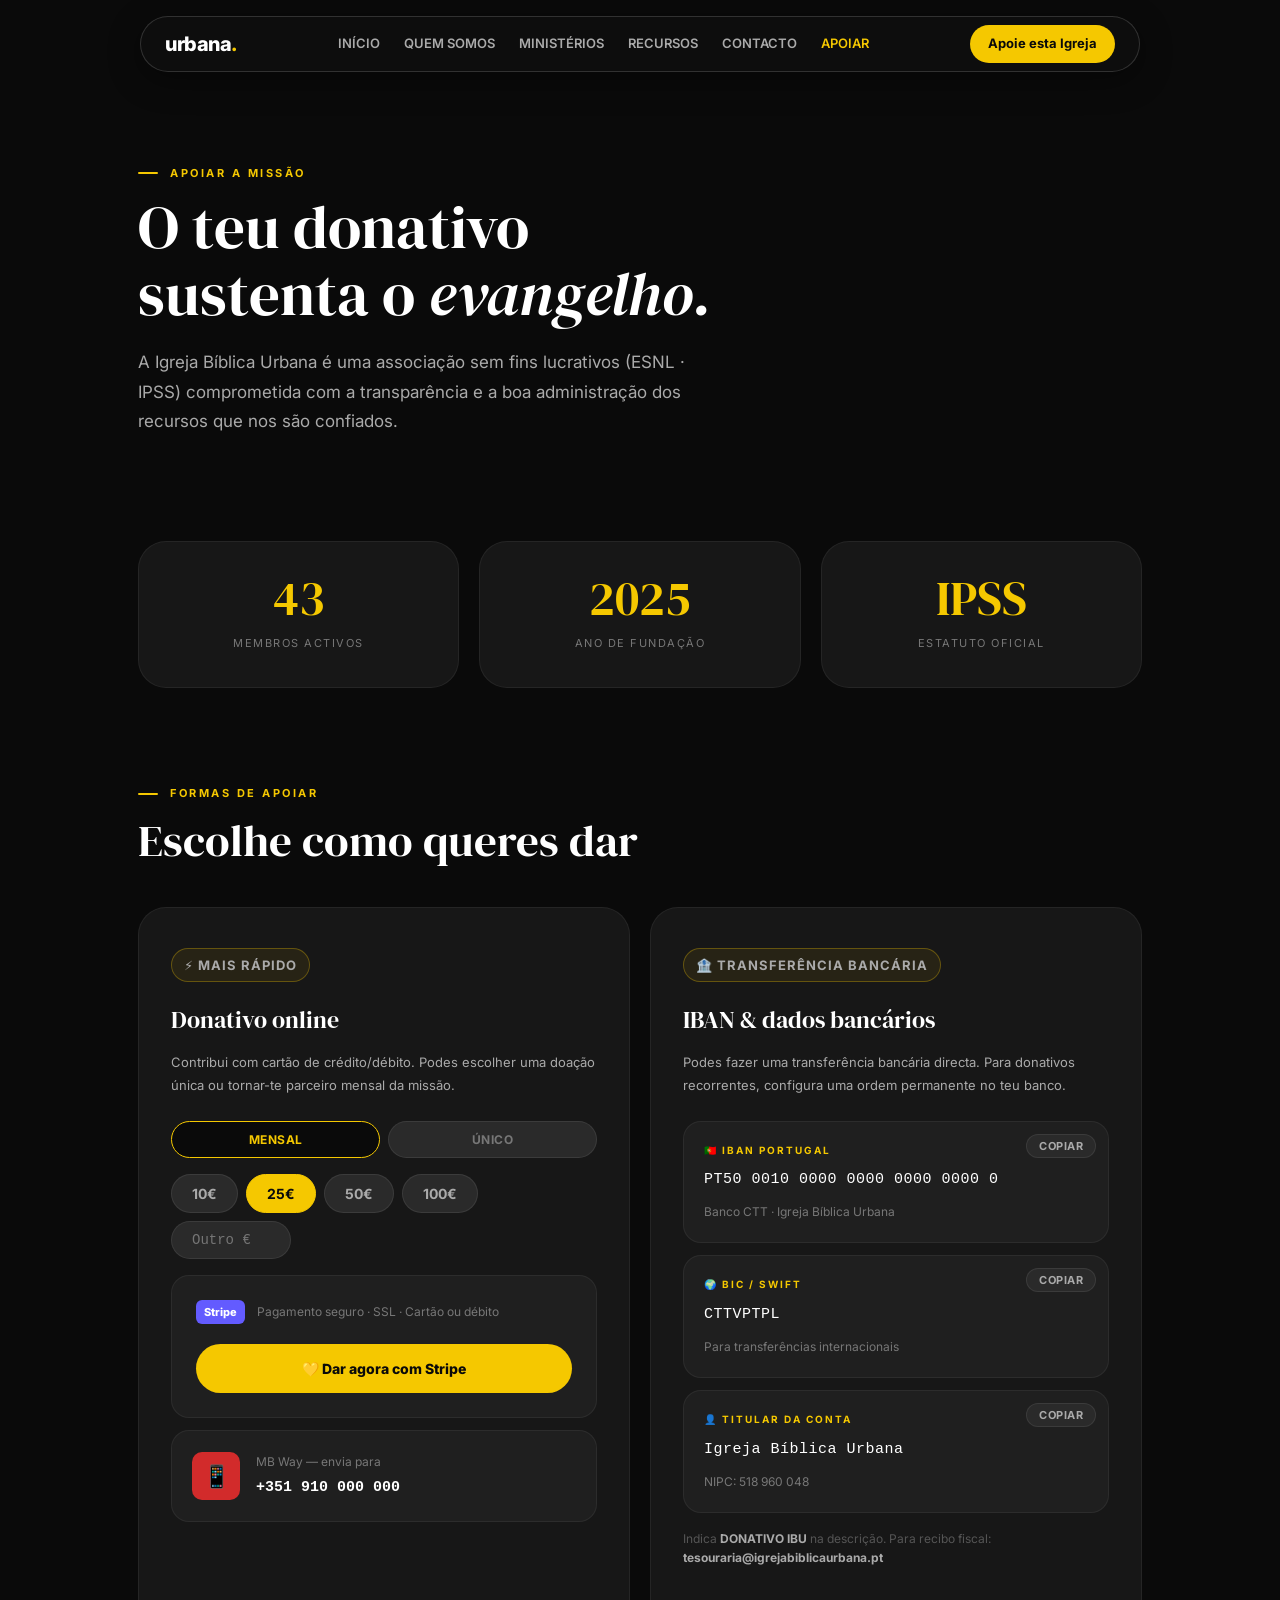
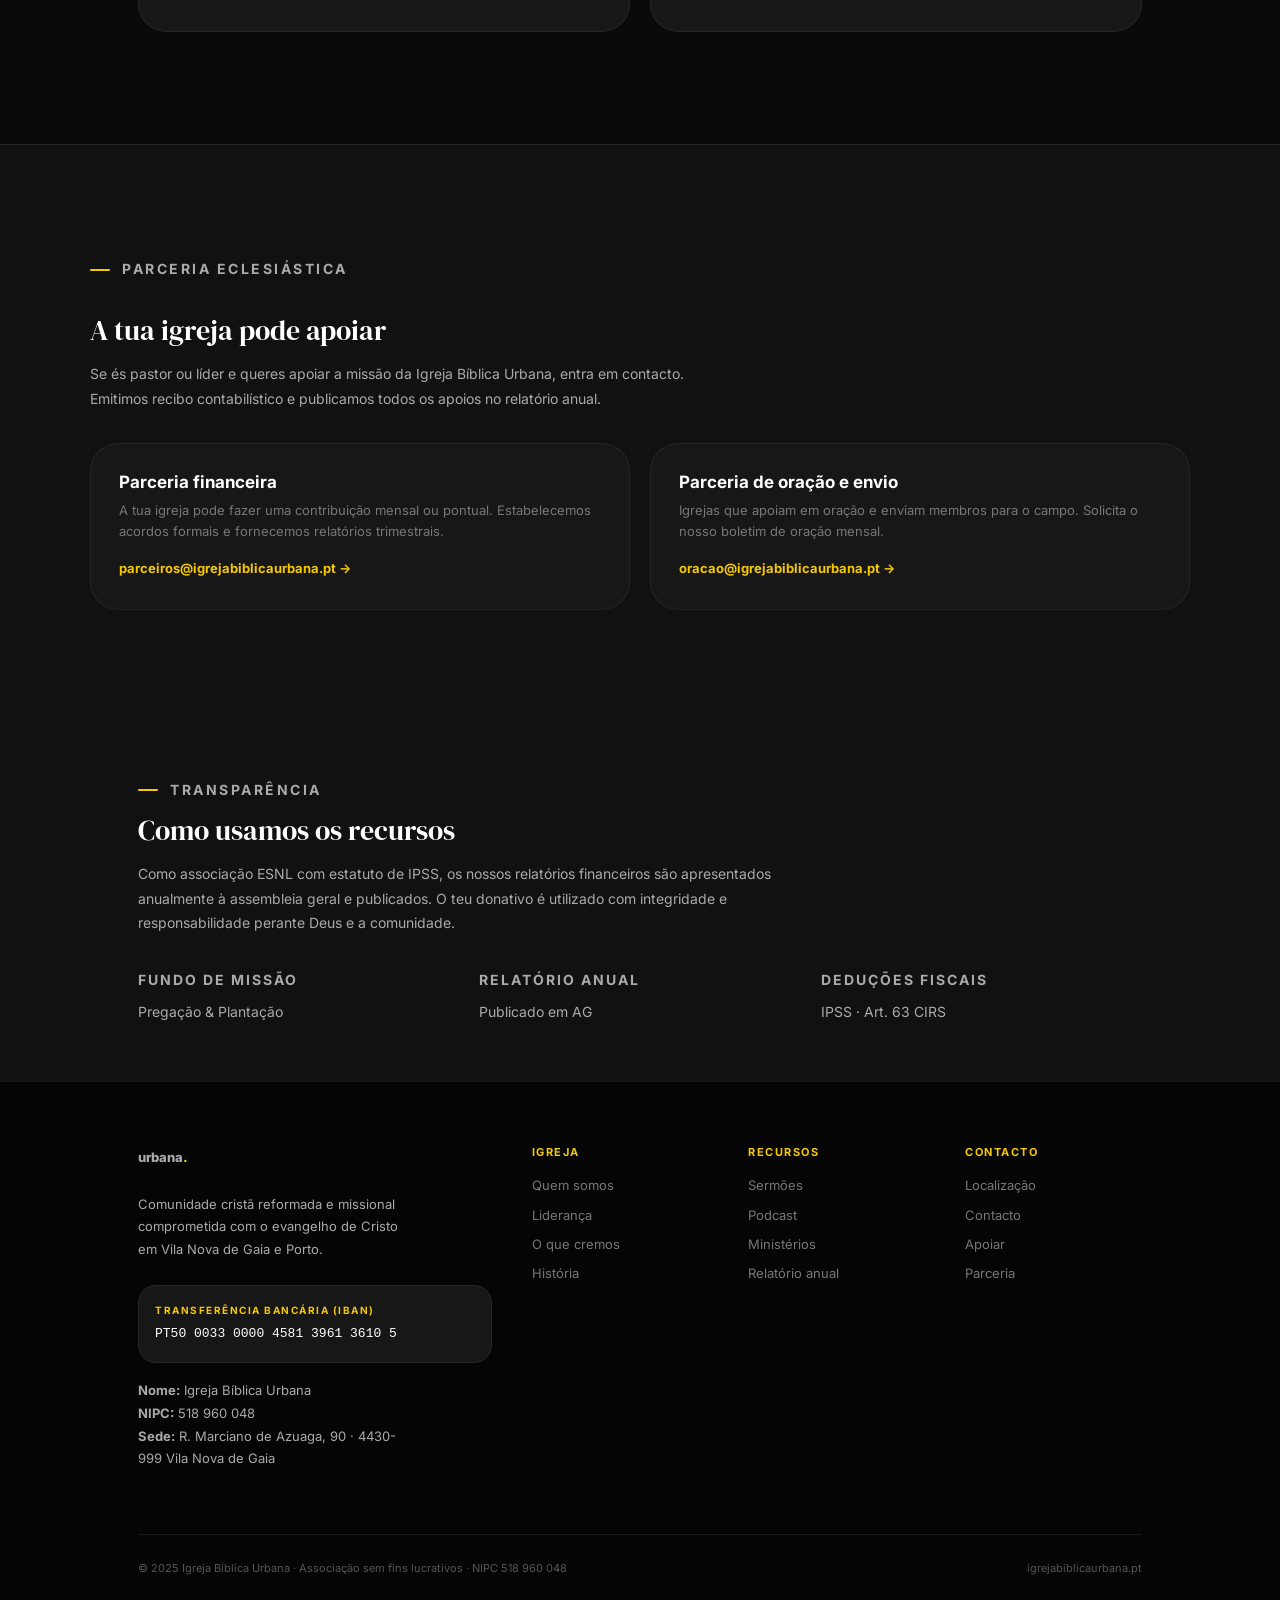
<file: dar.html>
<!DOCTYPE html>
<html lang="pt-PT">
<head>
<meta charset="UTF-8"><meta name="viewport" content="width=device-width, initial-scale=1.0">
<title>Apoiar a Missão | Igreja Bíblica Urbana — urbana. Porto</title>
<meta name="description" content="Apoia a missão da Igreja Bíblica Urbana em Vila Nova de Gaia e Porto. IBAN, MB Way ou Stripe. Associação ESNL · IPSS.">
<meta name="robots" content="index, follow">
<link rel="canonical" href="https://igrejabiblicaurbana.pt/dar">
<meta property="og:type" content="website">
<meta property="og:url" content="https://igrejabiblicaurbana.pt/dar">
<meta property="og:title" content="Apoiar a Missão | Igreja Bíblica Urbana">
<meta property="og:description" content="O teu donativo sustenta o evangelho na cidade do Porto.">
<link rel="stylesheet" href="src/css/components.css">
</head>
<body data-page="dar">
<a href="#conteudo-principal" class="skip-link">Saltar para o conteúdo</a>
<div id="nav-placeholder"></div>
<main id="conteudo-principal">

  <!-- HERO -->
  <section class="page-hero dar-hero">
    <div class="container">
      <span class="section-eyebrow">Apoiar a missão</span>
      <h1>O teu donativo<br>sustenta o <em>evangelho.</em></h1>
      <p class="lead">A Igreja Bíblica Urbana é uma associação sem fins lucrativos (ESNL · IPSS) comprometida com a transparência e a boa administração dos recursos que nos são confiados.</p>
    </div>
  </section>

  <!-- STATS -->
  <section style="padding: 0 0 var(--s-4);">
    <div class="container">
      <div class="dar-stats">
        <div class="dar-stat reveal"><span class="dar-stat-num">43</span><span class="dar-stat-label">Membros activos</span></div>
        <div class="dar-stat reveal"><span class="dar-stat-num">2025</span><span class="dar-stat-label">Ano de fundação</span></div>
        <div class="dar-stat reveal"><span class="dar-stat-num">IPSS</span><span class="dar-stat-label">Estatuto oficial</span></div>
      </div>
    </div>
  </section>

  <!-- MÉTODOS DE PAGAMENTO -->
  <section style="padding: var(--s-8) 0 var(--s-16);">
    <div class="container">
      <p class="section-eyebrow">Formas de apoiar</p>
      <h2 class="section-title" style="margin-bottom: var(--s-10);">Escolhe como queres dar</h2>
      <div class="dar-metodos">

        <!-- Online / Stripe -->
        <div class="dar-metodo reveal">
          <p class="dar-metodo-badge">⚡ Mais rápido</p>
          <h2>Donativo online</h2>
          <p>Contribui com cartão de crédito/débito. Podes escolher uma doação única ou tornar-te parceiro mensal da missão.</p>
          <div class="dar-frequencia" role="group">
            <button class="freq-btn activo" data-freq="mensal">Mensal</button>
            <button class="freq-btn" data-freq="unico">Único</button>
          </div>
          <div class="dar-valores" role="group">
            <button class="dar-valor" data-valor="10">10€</button>
            <button class="dar-valor activo" data-valor="25">25€</button>
            <button class="dar-valor" data-valor="50">50€</button>
            <button class="dar-valor" data-valor="100">100€</button>
            <input class="dar-valor-custom" type="number" placeholder="Outro €" min="1" aria-label="Valor personalizado">
          </div>
          <div class="stripe-section">
            <div class="stripe-header">
              <span class="stripe-logo">Stripe</span>
              <p>Pagamento seguro · SSL · Cartão ou débito</p>
            </div>
            <button class="btn-stripe" type="button">💛 Dar agora com Stripe</button>
          </div>
          <div class="mbway-card">
            <div class="mbway-icon" aria-hidden="true">📱</div>
            <div class="mbway-info">
              <p>MB Way — envia para</p>
              <span class="mbway-num">+351 910 000 000</span>
            </div>
          </div>
        </div>

        <!-- Transferência -->
        <div class="dar-metodo reveal">
          <p class="dar-metodo-badge">🏦 Transferência bancária</p>
          <h2>IBAN & dados bancários</h2>
          <p>Podes fazer uma transferência bancária directa. Para donativos recorrentes, configura uma ordem permanente no teu banco.</p>
          <div class="payment-card">
            <button class="btn-copiar">Copiar</button>
            <p class="payment-card-label">🇵🇹 IBAN Portugal</p>
            <p class="payment-card-val">PT50 0010 0000 0000 0000 0000 0</p>
            <p class="payment-card-sub">Banco CTT · Igreja Bíblica Urbana</p>
          </div>
          <div class="payment-card">
            <button class="btn-copiar">Copiar</button>
            <p class="payment-card-label">🌍 BIC / SWIFT</p>
            <p class="payment-card-val">CTTVPTPL</p>
            <p class="payment-card-sub">Para transferências internacionais</p>
          </div>
          <div class="payment-card">
            <button class="btn-copiar">Copiar</button>
            <p class="payment-card-label">👤 Titular da conta</p>
            <p class="payment-card-val">Igreja Bíblica Urbana</p>
            <p class="payment-card-sub">NIPC: 518 960 048</p>
          </div>
          <p style="font-size: .75rem; color: var(--cinza-400); line-height: 1.6; margin-top: var(--s-4); font-family: var(--sans);">
            Indica <strong style="color: var(--cinza-200)">DONATIVO IBU</strong> na descrição. Para recibo fiscal: <strong style="color: var(--cinza-200)">tesouraria@igrejabiblicaurbana.pt</strong>
          </p>
        </div>
      </div>
    </div>
  </section>

  <!-- IGREJAS PARCEIRAS -->
  <section style="background: var(--cinza-900); padding: var(--s-16) 0; border-top: var(--borda);">
    <div class="container dar-igrejas">
      <p class="section-eyebrow">Parceria eclesiástica</p>
      <h2 class="section-title">A tua igreja pode apoiar</h2>
      <p>Se és pastor ou líder e queres apoiar a missão da Igreja Bíblica Urbana, entra em contacto. Emitimos recibo contabilístico e publicamos todos os apoios no relatório anual.</p>
      <div class="igrejas-contact">
        <div class="igreja-card reveal">
          <h3>Parceria financeira</h3>
          <p>A tua igreja pode fazer uma contribuição mensal ou pontual. Estabelecemos acordos formais e fornecemos relatórios trimestrais.</p>
          <a href="mailto:parceiros@igrejabiblicaurbana.pt">parceiros@igrejabiblicaurbana.pt →</a>
        </div>
        <div class="igreja-card reveal">
          <h3>Parceria de oração e envio</h3>
          <p>Igrejas que apoiam em oração e enviam membros para o campo. Solicita o nosso boletim de oração mensal.</p>
          <a href="mailto:oracao@igrejabiblicaurbana.pt">oracao@igrejabiblicaurbana.pt →</a>
        </div>
      </div>
    </div>
  </section>

  <!-- TRANSPARÊNCIA -->
  <section class="transparencia">
    <div class="container">
      <p class="section-eyebrow">Transparência</p>
      <h2 class="section-title">Como usamos os recursos</h2>
      <p>Como associação ESNL com estatuto de IPSS, os nossos relatórios financeiros são apresentados anualmente à assembleia geral e publicados. O teu donativo é utilizado com integridade e responsabilidade perante Deus e a comunidade.</p>
      <div class="transparencia-grid">
        <div class="reveal"><p class="t-item-label">Fundo de missão</p><p class="t-item-val">Pregação &amp; Plantação</p></div>
        <div class="reveal"><p class="t-item-label">Relatório anual</p><p class="t-item-val">Publicado em AG</p></div>
        <div class="reveal"><p class="t-item-label">Deduções fiscais</p><p class="t-item-val">IPSS · Art. 63 CIRS</p></div>
      </div>
    </div>
  </section>

</main>
<div id="footer-placeholder"></div>
<script src="src/js/main.js"></script>
</body>
</html>
</file>
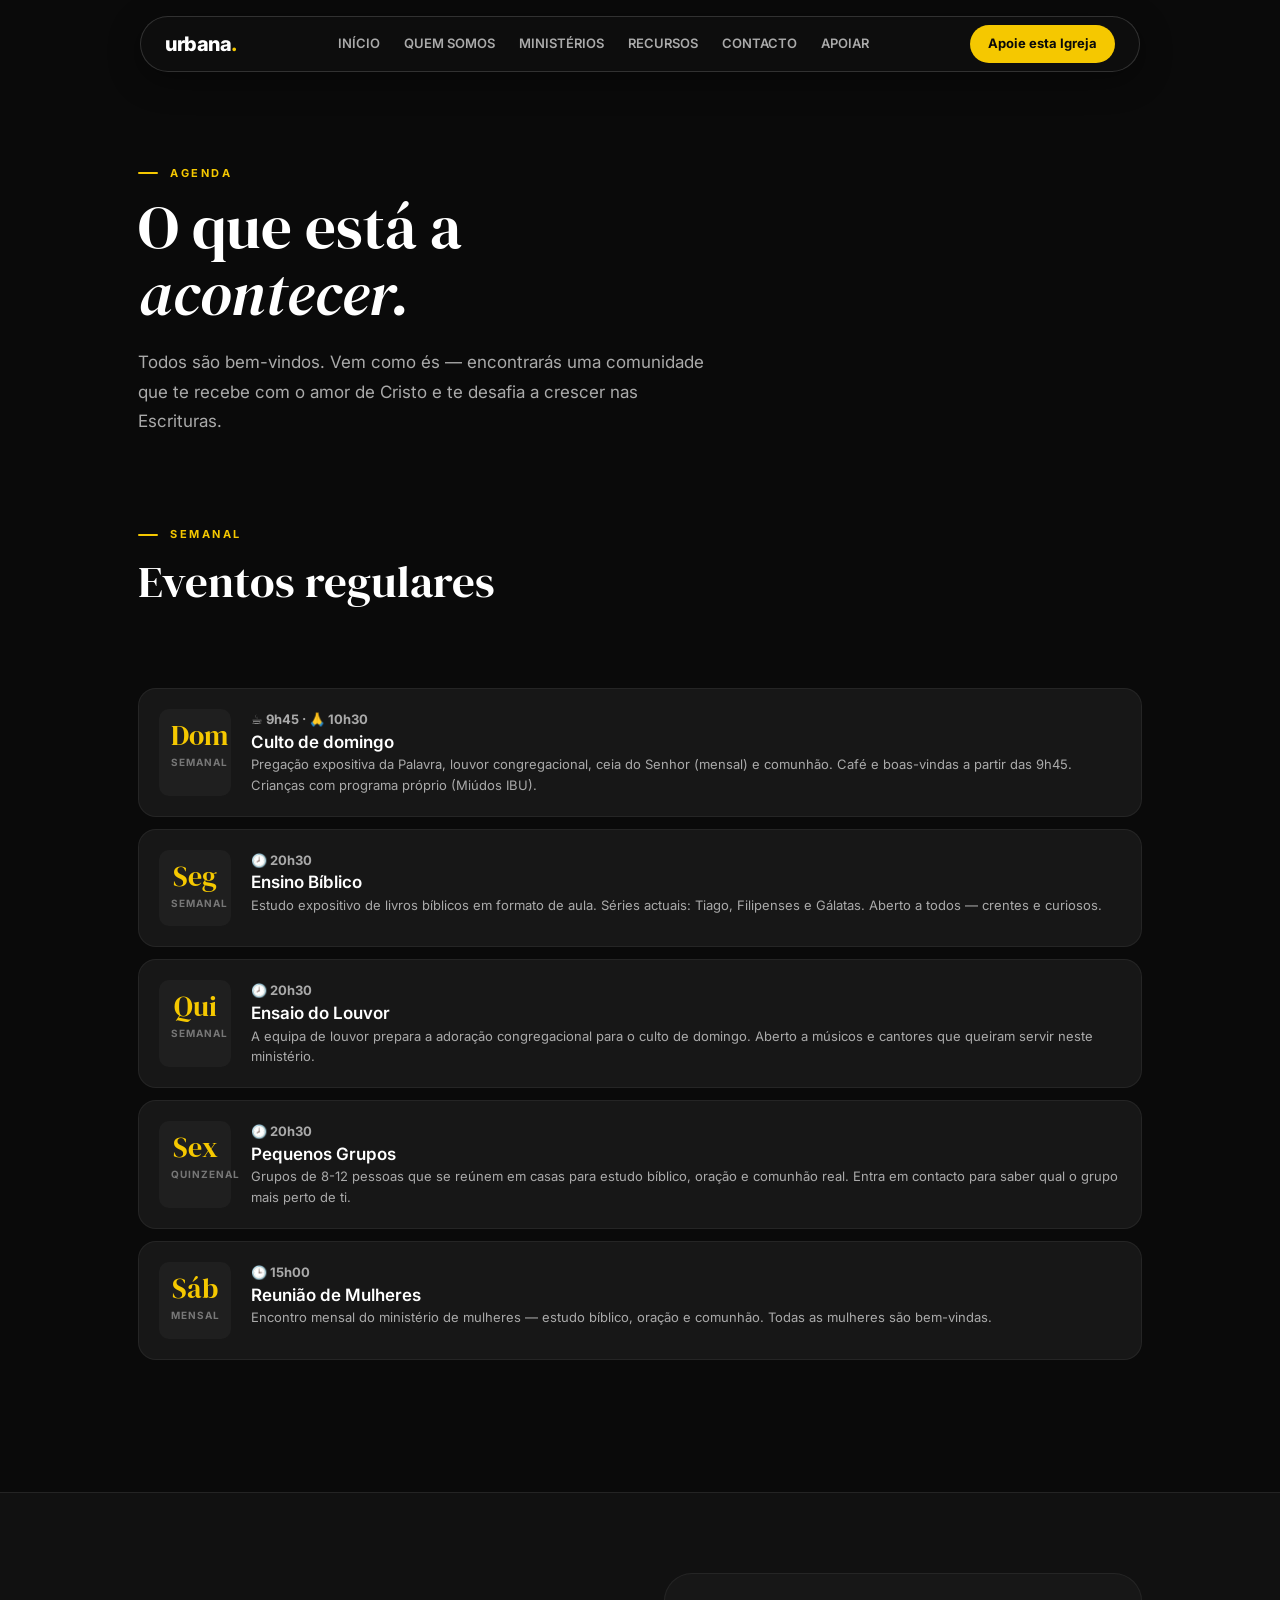
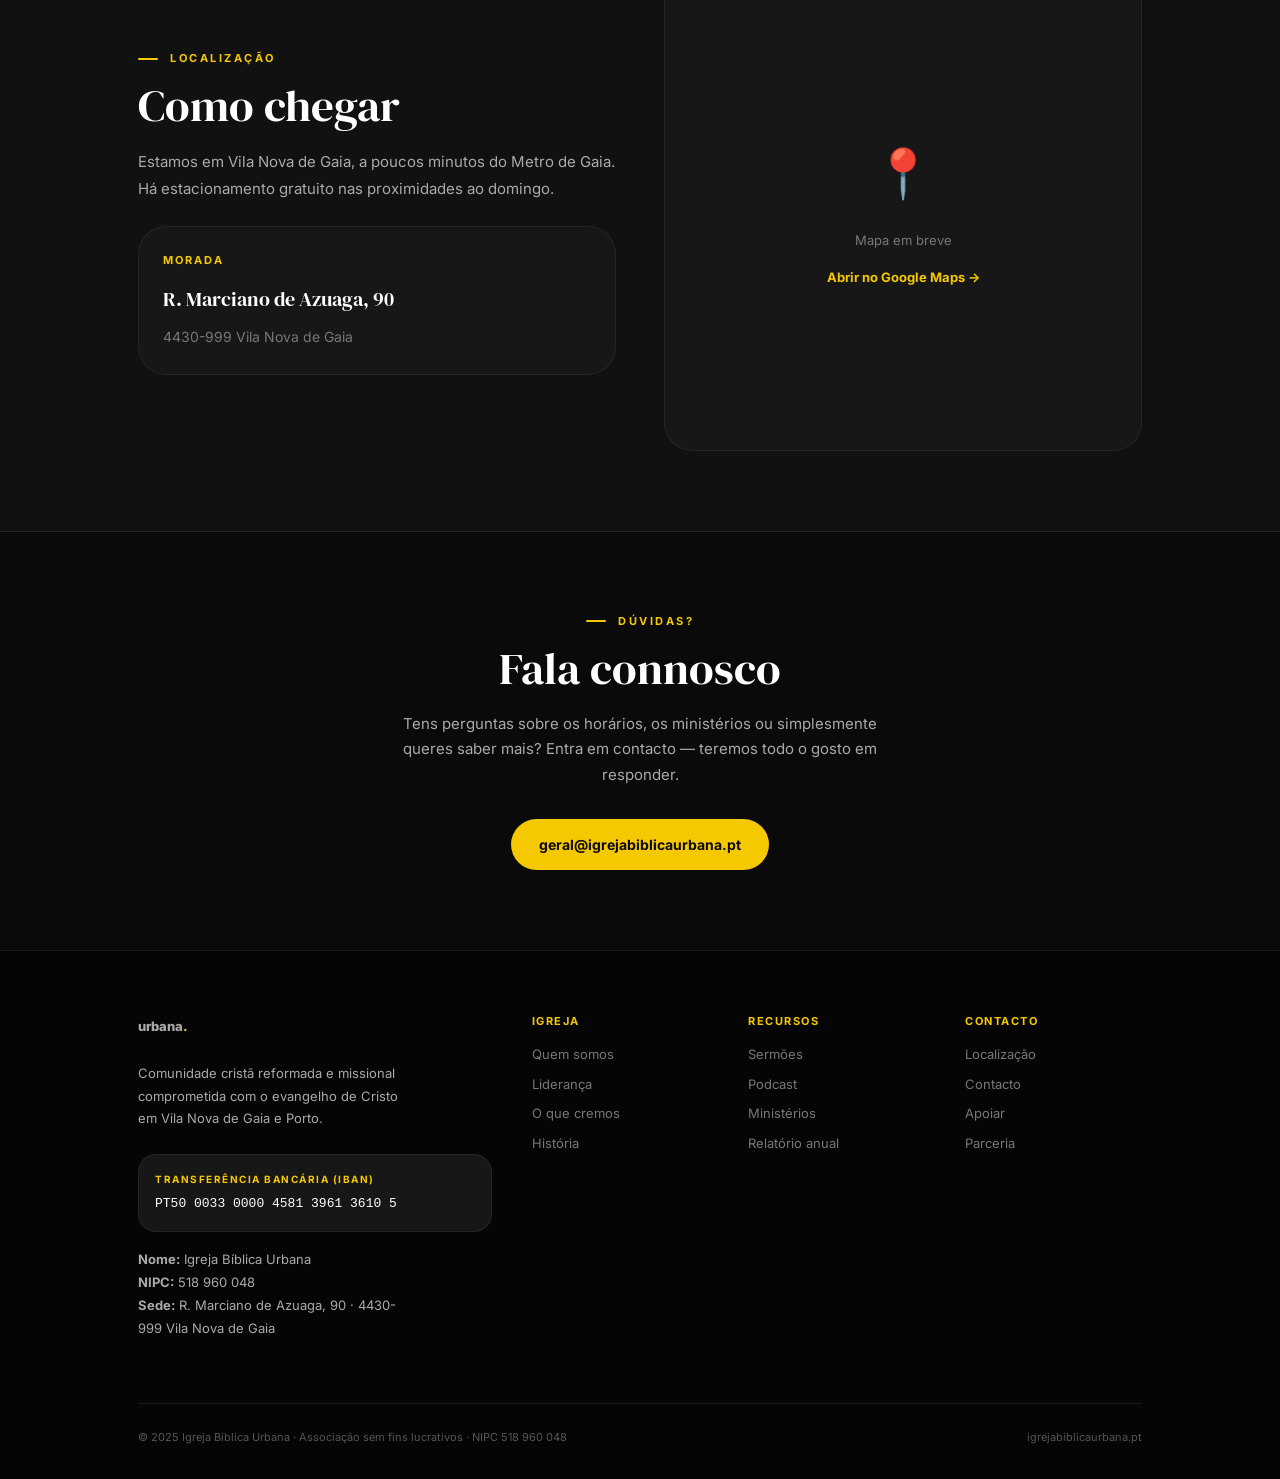
<file: eventos.html>
<!DOCTYPE html>
<html lang="pt-PT">
<head>
<meta charset="UTF-8"><meta name="viewport" content="width=device-width, initial-scale=1.0">
<title>Eventos & Agenda | Igreja Bíblica Urbana — urbana. Porto</title>
<meta name="description" content="Agenda e eventos da Igreja Bíblica Urbana em Vila Nova de Gaia. Cultos, ensinos bíblicos, pequenos grupos e eventos especiais.">
<meta name="robots" content="index, follow">
<link rel="canonical" href="https://igrejabiblicaurbana.pt/eventos">
<meta property="og:type" content="website">
<meta property="og:url" content="https://igrejabiblicaurbana.pt/eventos">
<meta property="og:title" content="Eventos & Agenda | Igreja Bíblica Urbana">
<link rel="stylesheet" href="src/css/components.css">
</head>
<body data-page="eventos">
<a href="#conteudo-principal" class="skip-link">Saltar para o conteúdo</a>
<div id="nav-placeholder"></div>
<main id="conteudo-principal">

  <!-- HERO -->
  <section class="page-hero">
    <div class="container">
      <span class="section-eyebrow">Agenda</span>
      <h1>O que está a<br><em>acontecer.</em></h1>
      <p class="lead">Todos são bem-vindos. Vem como és — encontrarás uma comunidade que te recebe com o amor de Cristo e te desafia a crescer nas Escrituras.</p>
    </div>
  </section>

  <!-- RECORRENTES -->
  <section style="padding: var(--s-8) 0 var(--s-20);">
    <div class="container">

      <p class="section-eyebrow">Semanal</p>
      <h2 class="section-title" style="margin-bottom: var(--s-10);">Eventos regulares</h2>

      <div class="eventos-mes">
        <div class="evento-card reveal">
          <div class="evento-data"><span class="evento-dia">Dom</span><span class="evento-mes">Semanal</span></div>
          <div class="evento-body">
            <p class="evento-hora">☕ 9h45 · 🙏 10h30</p>
            <h3>Culto de domingo</h3>
            <p>Pregação expositiva da Palavra, louvor congregacional, ceia do Senhor (mensal) e comunhão. Café e boas-vindas a partir das 9h45. Crianças com programa próprio (Miúdos IBU).</p>
          </div>
        </div>
        <div class="evento-card reveal">
          <div class="evento-data"><span class="evento-dia">Seg</span><span class="evento-mes">Semanal</span></div>
          <div class="evento-body">
            <p class="evento-hora">🕗 20h30</p>
            <h3>Ensino Bíblico</h3>
            <p>Estudo expositivo de livros bíblicos em formato de aula. Séries actuais: Tiago, Filipenses e Gálatas. Aberto a todos — crentes e curiosos.</p>
          </div>
        </div>
        <div class="evento-card reveal">
          <div class="evento-data"><span class="evento-dia">Qui</span><span class="evento-mes">Semanal</span></div>
          <div class="evento-body">
            <p class="evento-hora">🕗 20h30</p>
            <h3>Ensaio do Louvor</h3>
            <p>A equipa de louvor prepara a adoração congregacional para o culto de domingo. Aberto a músicos e cantores que queiram servir neste ministério.</p>
          </div>
        </div>
        <div class="evento-card reveal">
          <div class="evento-data"><span class="evento-dia">Sex</span><span class="evento-mes">Quinzenal</span></div>
          <div class="evento-body">
            <p class="evento-hora">🕗 20h30</p>
            <h3>Pequenos Grupos</h3>
            <p>Grupos de 8-12 pessoas que se reúnem em casas para estudo bíblico, oração e comunhão real. Entra em contacto para saber qual o grupo mais perto de ti.</p>
          </div>
        </div>
        <div class="evento-card reveal">
          <div class="evento-data"><span class="evento-dia">Sáb</span><span class="evento-mes">Mensal</span></div>
          <div class="evento-body">
            <p class="evento-hora">🕒 15h00</p>
            <h3>Reunião de Mulheres</h3>
            <p>Encontro mensal do ministério de mulheres — estudo bíblico, oração e comunhão. Todas as mulheres são bem-vindas.</p>
          </div>
        </div>
      </div>
    </div>
  </section>

  <!-- COMO CHEGAR — full-width destaque -->
  <section style="background: var(--cinza-900); padding: var(--s-20) 0; border-top: var(--borda); border-bottom: var(--borda);">
    <div class="container">
      <div style="display: grid; grid-template-columns: 1fr 1fr; gap: var(--s-12); align-items: center;">
        <div class="reveal">
          <p class="section-eyebrow">Localização</p>
          <h2 class="section-title">Como chegar</h2>
          <p style="font-size: var(--f-15); color: var(--cinza-200); line-height: 1.8; margin-bottom: var(--s-6); font-family: var(--sans);">Estamos em Vila Nova de Gaia, a poucos minutos do Metro de Gaia. Há estacionamento gratuito nas proximidades ao domingo.</p>
          <div style="background: var(--cinza-800); border: var(--borda-card); border-radius: var(--raio-xl); padding: var(--s-6);">
            <p style="font-size: var(--f-11); letter-spacing: 2px; text-transform: uppercase; color: var(--amarelo); font-weight: 700; font-family: var(--sans); margin-bottom: var(--s-3);">Morada</p>
            <p style="font-family: var(--serif); font-size: var(--f-20); color: var(--branco); margin-bottom: var(--s-2);">R. Marciano de Azuaga, 90</p>
            <p style="font-size: var(--f-14); color: var(--cinza-300); font-family: var(--sans);">4430-999 Vila Nova de Gaia</p>
          </div>
        </div>
        <div class="reveal reveal-right" style="background: var(--cinza-800); border: var(--borda-card); border-radius: var(--raio-xl); overflow: hidden; aspect-ratio: 1; display: flex; align-items: center; justify-content: center;">
          <div style="text-align: center;">
            <div style="font-size: 3rem; margin-bottom: var(--s-4);">📍</div>
            <p style="font-size: var(--f-13); color: var(--cinza-300); font-family: var(--sans);">Mapa em breve</p>
            <a href="https://maps.google.com/?q=R.+Marciano+de+Azuaga+90+Vila+Nova+de+Gaia" target="_blank" rel="noopener" style="display: inline-flex; align-items: center; gap: 6px; margin-top: var(--s-4); font-size: var(--f-13); font-weight: 700; color: var(--amarelo); font-family: var(--sans);">Abrir no Google Maps →</a>
          </div>
        </div>
      </div>
    </div>
  </section>

  <!-- CTA -->
  <section style="padding: var(--s-20) 0;">
    <div class="container" style="text-align: center;">
      <p class="section-eyebrow" style="justify-content: center;">Dúvidas?</p>
      <h2 class="section-title">Fala connosco</h2>
      <p style="font-size: var(--f-15); color: var(--cinza-200); max-width: 480px; margin: 0 auto var(--s-8); line-height: 1.7; font-family: var(--sans);">Tens perguntas sobre os horários, os ministérios ou simplesmente queres saber mais? Entra em contacto — teremos todo o gosto em responder.</p>
      <a href="mailto:geral@igrejabiblicaurbana.pt" class="btn-amarelo">geral@igrejabiblicaurbana.pt</a>
    </div>
  </section>

</main>
<div id="footer-placeholder"></div>
<script src="src/js/main.js"></script>
</body>
</html>
</file>
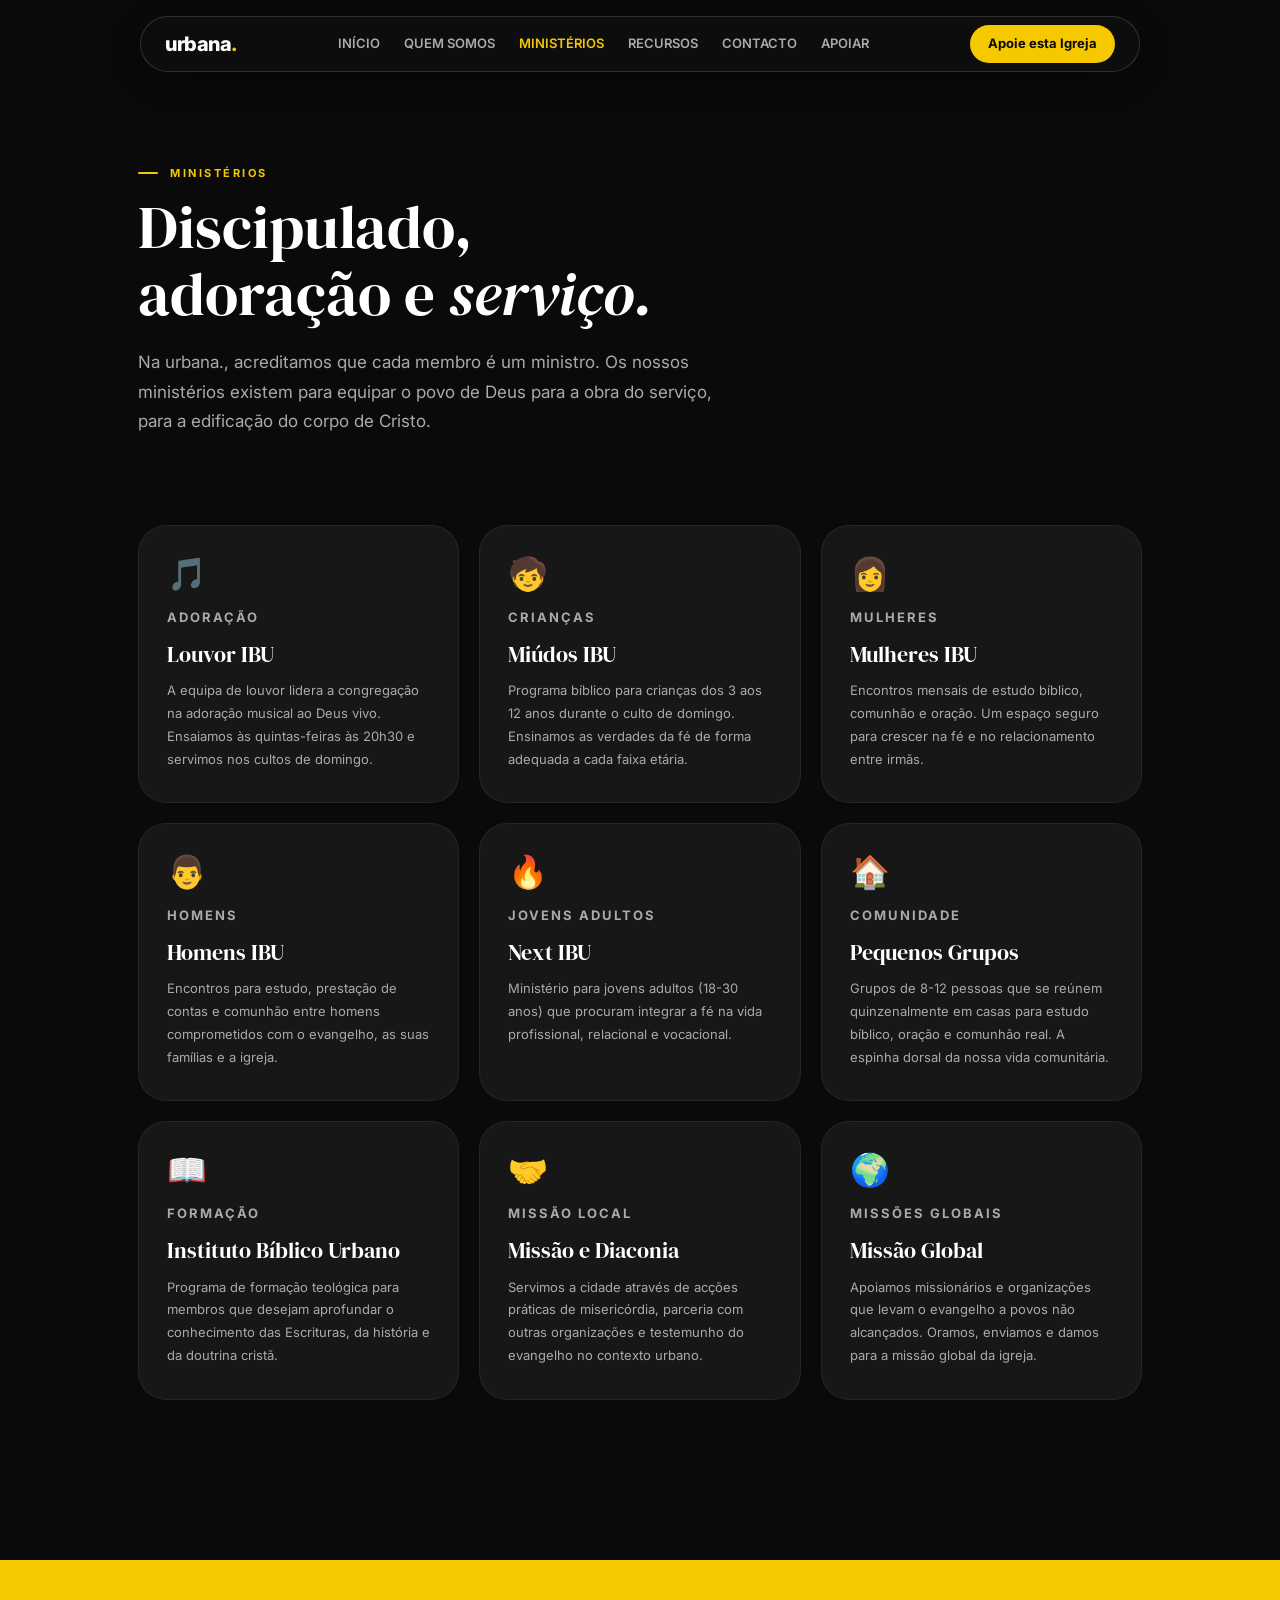
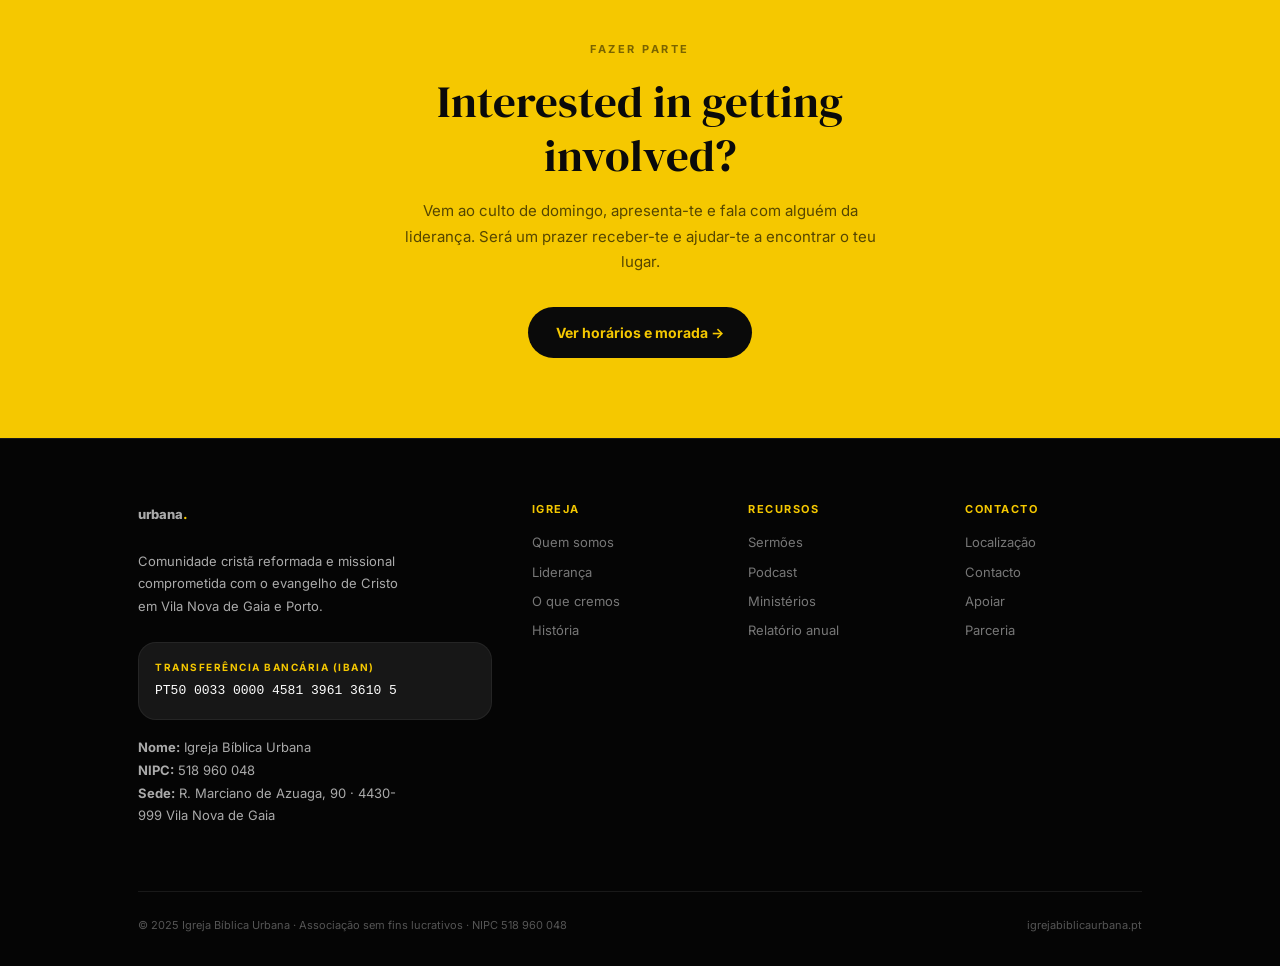
<file: ministerios.html>
<!DOCTYPE html>
<html lang="pt-PT">
<head>
<meta charset="UTF-8"><meta name="viewport" content="width=device-width, initial-scale=1.0">
<title>Ministérios | Igreja Bíblica Urbana — urbana. Porto</title>
<meta name="description" content="Conheça os ministérios da Igreja Bíblica Urbana: Louvor, Miúdos, Mulheres, Homens, Next, Pequenos Grupos e Instituto Bíblico Urbano.">
<meta name="robots" content="index, follow">
<link rel="canonical" href="https://igrejabiblicaurbana.pt/ministerios">
<meta property="og:type" content="website">
<meta property="og:url" content="https://igrejabiblicaurbana.pt/ministerios">
<meta property="og:title" content="Ministérios | Igreja Bíblica Urbana">
<meta property="og:description" content="Louvor, Miúdos, Mulheres, Homens, Next, Pequenos Grupos e muito mais.">
<link rel="stylesheet" href="src/css/components.css">
</head>
<body data-page="ministerios">
<a href="#conteudo-principal" class="skip-link">Saltar para o conteúdo</a>
<div id="nav-placeholder"></div>
<main id="conteudo-principal">

  <!-- HERO -->
  <section class="page-hero">
    <div class="container">
      <span class="section-eyebrow">Ministérios</span>
      <h1>Discipulado,<br>adoração e <em>serviço.</em></h1>
      <p class="lead">Na urbana., acreditamos que cada membro é um ministro. Os nossos ministérios existem para equipar o povo de Deus para a obra do serviço, para a edificação do corpo de Cristo.</p>
    </div>
  </section>

  <!-- GRID DE MINISTÉRIOS -->
  <section aria-label="Os nossos ministérios" style="padding: var(--s-8) 0 var(--s-20);">
    <div class="container">
      <div class="ministerios-grid">
        <article class="min-card reveal">
          <div class="min-icon">🎵</div>
          <p class="min-label">Adoração</p>
          <h3>Louvor IBU</h3>
          <p>A equipa de louvor lidera a congregação na adoração musical ao Deus vivo. Ensaiamos às quintas-feiras às 20h30 e servimos nos cultos de domingo.</p>
        </article>
        <article class="min-card reveal">
          <div class="min-icon">🧒</div>
          <p class="min-label">Crianças</p>
          <h3>Miúdos IBU</h3>
          <p>Programa bíblico para crianças dos 3 aos 12 anos durante o culto de domingo. Ensinamos as verdades da fé de forma adequada a cada faixa etária.</p>
        </article>
        <article class="min-card reveal">
          <div class="min-icon">👩</div>
          <p class="min-label">Mulheres</p>
          <h3>Mulheres IBU</h3>
          <p>Encontros mensais de estudo bíblico, comunhão e oração. Um espaço seguro para crescer na fé e no relacionamento entre irmãs.</p>
        </article>
        <article class="min-card reveal">
          <div class="min-icon">👨</div>
          <p class="min-label">Homens</p>
          <h3>Homens IBU</h3>
          <p>Encontros para estudo, prestação de contas e comunhão entre homens comprometidos com o evangelho, as suas famílias e a igreja.</p>
        </article>
        <article class="min-card reveal">
          <div class="min-icon">🔥</div>
          <p class="min-label">Jovens adultos</p>
          <h3>Next IBU</h3>
          <p>Ministério para jovens adultos (18-30 anos) que procuram integrar a fé na vida profissional, relacional e vocacional.</p>
        </article>
        <article class="min-card reveal">
          <div class="min-icon">🏠</div>
          <p class="min-label">Comunidade</p>
          <h3>Pequenos Grupos</h3>
          <p>Grupos de 8-12 pessoas que se reúnem quinzenalmente em casas para estudo bíblico, oração e comunhão real. A espinha dorsal da nossa vida comunitária.</p>
        </article>
        <article class="min-card reveal">
          <div class="min-icon">📖</div>
          <p class="min-label">Formação</p>
          <h3>Instituto Bíblico Urbano</h3>
          <p>Programa de formação teológica para membros que desejam aprofundar o conhecimento das Escrituras, da história e da doutrina cristã.</p>
        </article>
        <article class="min-card reveal">
          <div class="min-icon">🤝</div>
          <p class="min-label">Missão local</p>
          <h3>Missão e Diaconia</h3>
          <p>Servimos a cidade através de acções práticas de misericórdia, parceria com outras organizações e testemunho do evangelho no contexto urbano.</p>
        </article>
        <article class="min-card reveal">
          <div class="min-icon">🌍</div>
          <p class="min-label">Missões globais</p>
          <h3>Missão Global</h3>
          <p>Apoiamos missionários e organizações que levam o evangelho a povos não alcançados. Oramos, enviamos e damos para a missão global da igreja.</p>
        </article>
      </div>
    </div>
  </section>

  <!-- CTA -->
  <section style="background: var(--amarelo); padding: var(--s-20) 0;">
    <div class="container" style="text-align: center;">
      <p style="font-size: var(--f-11); letter-spacing: 2.5px; text-transform: uppercase; color: rgba(0,0,0,0.5); font-weight: 700; font-family: var(--sans); margin-bottom: var(--s-4);">Fazer parte</p>
      <h2 style="font-family: var(--serif); font-size: clamp(1.8rem,3.5vw,2.8rem); color: var(--preto); margin-bottom: var(--s-4);">Interested in getting<br>involved?</h2>
      <p style="font-size: var(--f-15); color: rgba(0,0,0,0.65); max-width: 480px; margin: 0 auto var(--s-8); line-height: 1.7; font-family: var(--sans);">Vem ao culto de domingo, apresenta-te e fala com alguém da liderança. Será um prazer receber-te e ajudar-te a encontrar o teu lugar.</p>
      <a href="eventos.html" class="banner-btn">Ver horários e morada →</a>
    </div>
  </section>

</main>
<div id="footer-placeholder"></div>
<script src="src/js/main.js"></script>
</body>
</html>
</file>
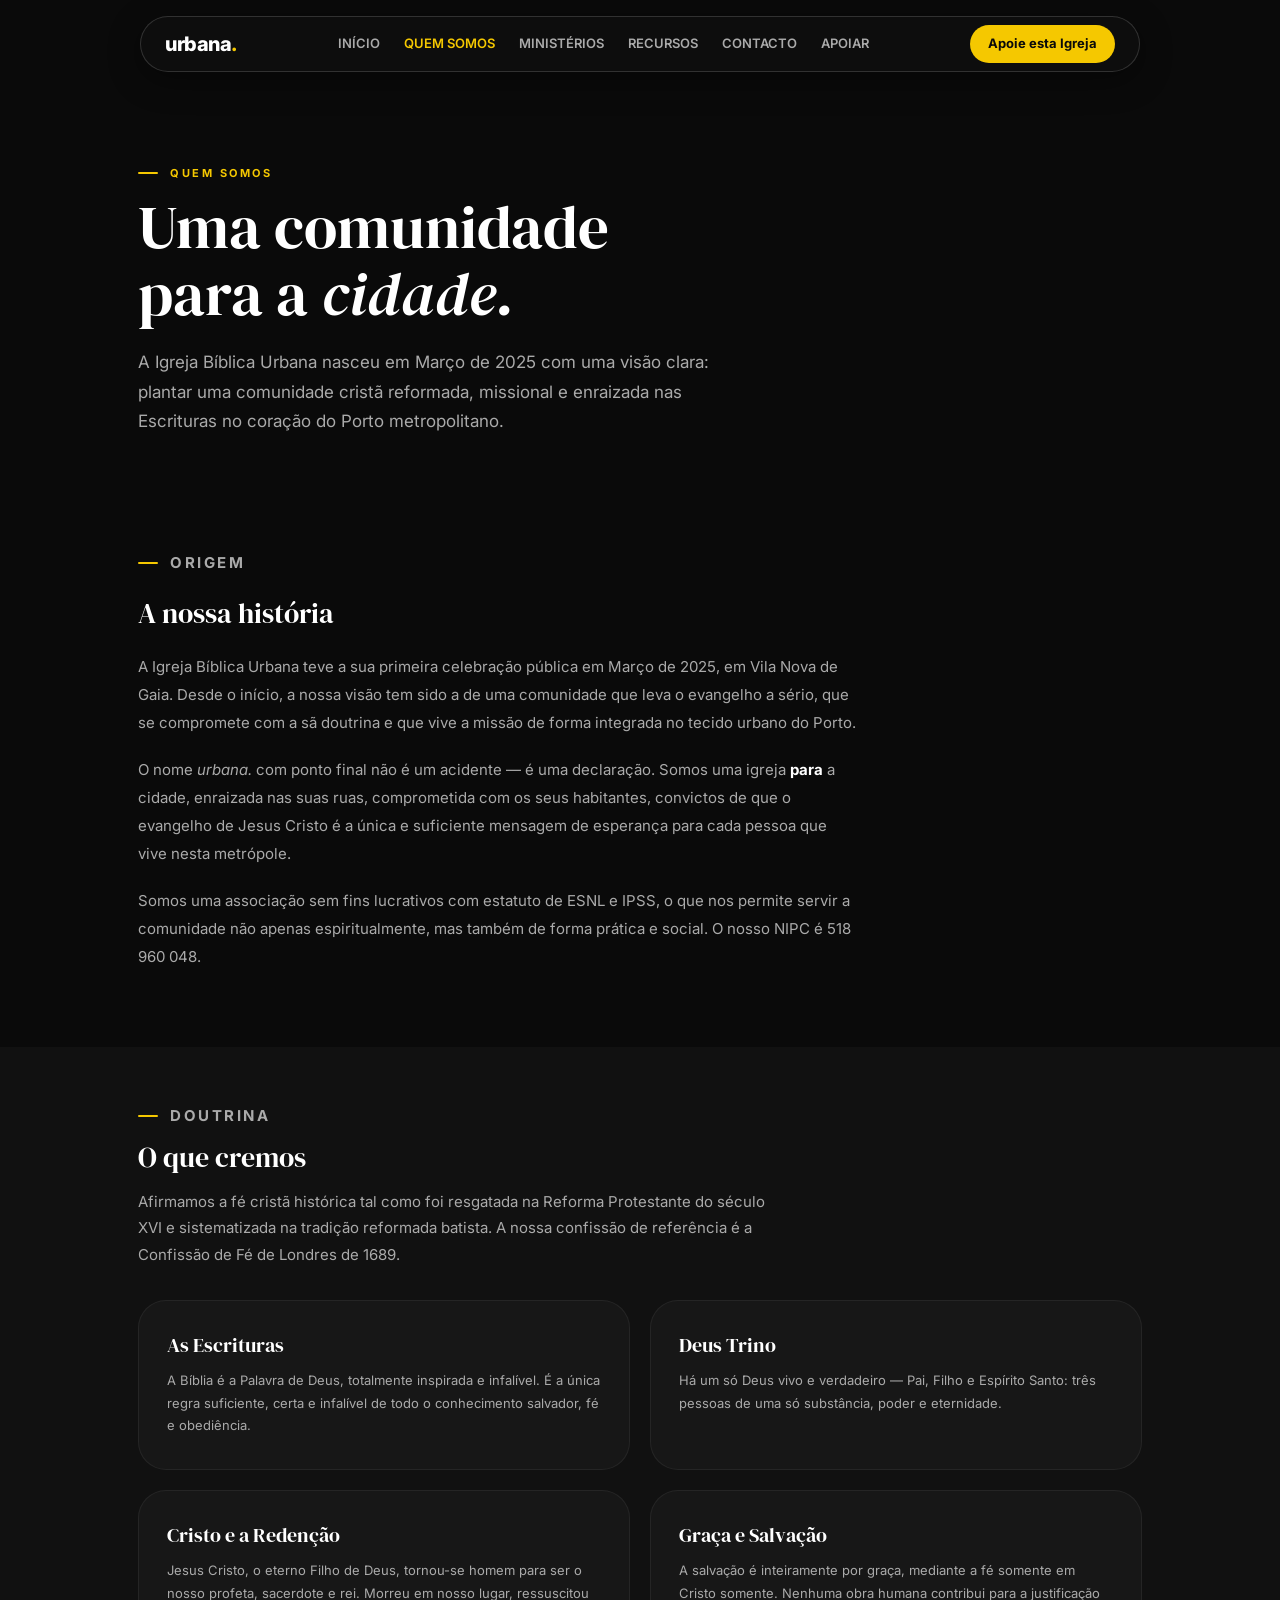
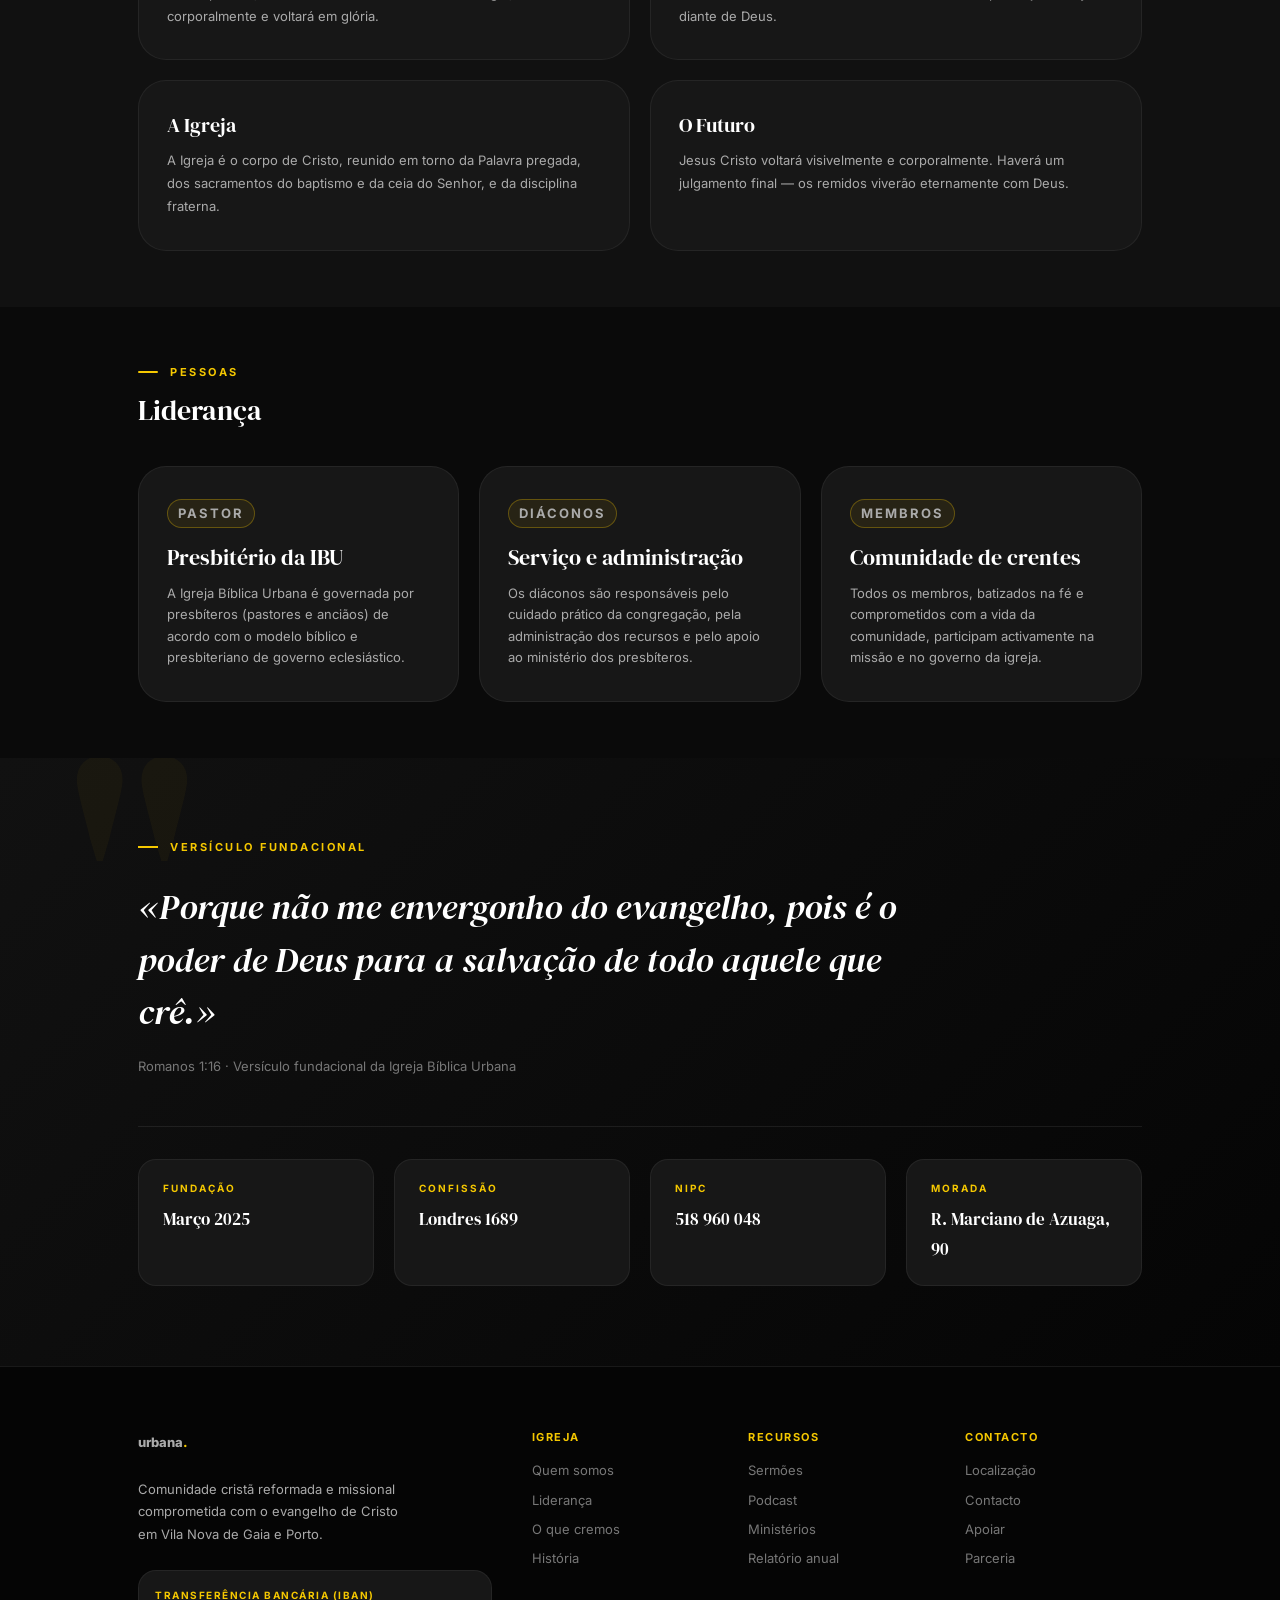
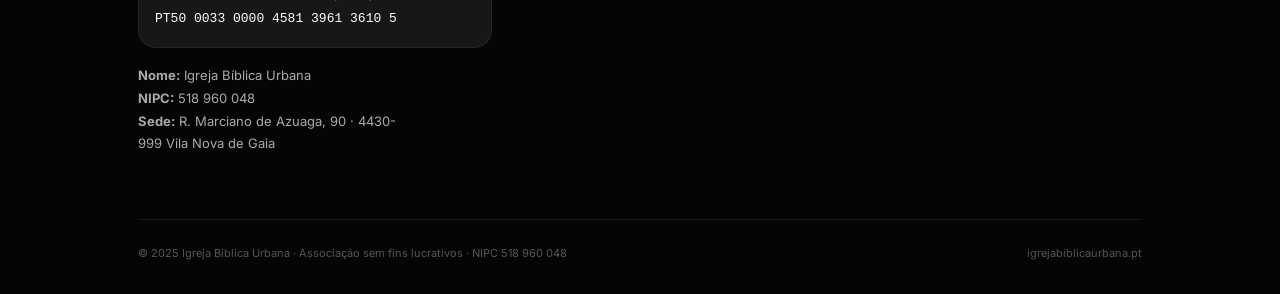
<file: quem-somos.html>
<!DOCTYPE html>
<html lang="pt-PT">
<head>
<meta charset="UTF-8"><meta name="viewport" content="width=device-width, initial-scale=1.0">
<title>Quem Somos | Igreja Bíblica Urbana — urbana. Porto</title>
<meta name="description" content="Conheça a Igreja Bíblica Urbana: história, missão, o que cremos e a nossa liderança. Uma comunidade cristã reformada em Vila Nova de Gaia fundada em Março de 2025.">
<meta name="robots" content="index, follow">
<link rel="canonical" href="https://igrejabiblicaurbana.pt/quem-somos">
<meta property="og:type" content="website">
<meta property="og:url" content="https://igrejabiblicaurbana.pt/quem-somos">
<meta property="og:title" content="Quem Somos | Igreja Bíblica Urbana">
<meta property="og:description" content="História, missão e o que cremos. Uma comunidade cristã reformada em Vila Nova de Gaia.">
<script type="application/ld+json">{"@context":"https://schema.org","@type":"AboutPage","name":"Quem Somos — Igreja Bíblica Urbana","url":"https://igrejabiblicaurbana.pt/quem-somos","isPartOf":{"@type":"ReligiousOrganization","name":"Igreja Bíblica Urbana","url":"https://igrejabiblicaurbana.pt"}}</script>
<link rel="stylesheet" href="src/css/components.css">
</head>
<body data-page="quem-somos">
<a href="#conteudo-principal" class="skip-link">Saltar para o conteúdo</a>
<div id="nav-placeholder"></div>
<main id="conteudo-principal">

  <!-- HERO -->
  <section class="page-hero">
    <div class="container">
      <span class="section-eyebrow">Quem somos</span>
      <h1>Uma comunidade<br>para a <em>cidade.</em></h1>
      <p class="lead">A Igreja Bíblica Urbana nasceu em Março de 2025 com uma visão clara: plantar uma comunidade cristã reformada, missional e enraizada nas Escrituras no coração do Porto metropolitano.</p>
    </div>
  </section>

  <!-- HISTÓRIA -->
  <section class="qs-historia" id="historia" aria-label="A nossa história">
    <div class="container">
      <p class="section-eyebrow">Origem</p>
      <h2 class="section-title">A nossa história</h2>
      <p>A Igreja Bíblica Urbana teve a sua primeira celebração pública em Março de 2025, em Vila Nova de Gaia. Desde o início, a nossa visão tem sido a de uma comunidade que leva o evangelho a sério, que se compromete com a sã doutrina e que vive a missão de forma integrada no tecido urbano do Porto.</p>
      <p>O nome <em>urbana.</em> com ponto final não é um acidente — é uma declaração. Somos uma igreja <strong>para</strong> a cidade, enraizada nas suas ruas, comprometida com os seus habitantes, convictos de que o evangelho de Jesus Cristo é a única e suficiente mensagem de esperança para cada pessoa que vive nesta metrópole.</p>
      <p>Somos uma associação sem fins lucrativos com estatuto de ESNL e IPSS, o que nos permite servir a comunidade não apenas espiritualmente, mas também de forma prática e social. O nosso NIPC é 518 960 048.</p>
    </div>
  </section>

  <!-- O QUE CREMOS -->
  <section class="qs-cremos" id="cremos" aria-label="O que cremos">
    <div class="container">
      <div class="qs-cremos-intro reveal">
        <p class="section-eyebrow">Doutrina</p>
        <h2 class="section-title">O que cremos</h2>
        <p>Afirmamos a fé cristã histórica tal como foi resgatada na Reforma Protestante do século XVI e sistematizada na tradição reformada batista. A nossa confissão de referência é a Confissão de Fé de Londres de 1689.</p>
      </div>
      <div class="cremos-grid">
        <article class="cremos-item reveal">
          <h3>As Escrituras</h3>
          <p>A Bíblia é a Palavra de Deus, totalmente inspirada e infalível. É a única regra suficiente, certa e infalível de todo o conhecimento salvador, fé e obediência.</p>
        </article>
        <article class="cremos-item reveal">
          <h3>Deus Trino</h3>
          <p>Há um só Deus vivo e verdadeiro — Pai, Filho e Espírito Santo: três pessoas de uma só substância, poder e eternidade.</p>
        </article>
        <article class="cremos-item reveal">
          <h3>Cristo e a Redenção</h3>
          <p>Jesus Cristo, o eterno Filho de Deus, tornou-se homem para ser o nosso profeta, sacerdote e rei. Morreu em nosso lugar, ressuscitou corporalmente e voltará em glória.</p>
        </article>
        <article class="cremos-item reveal">
          <h3>Graça e Salvação</h3>
          <p>A salvação é inteiramente por graça, mediante a fé somente em Cristo somente. Nenhuma obra humana contribui para a justificação diante de Deus.</p>
        </article>
        <article class="cremos-item reveal">
          <h3>A Igreja</h3>
          <p>A Igreja é o corpo de Cristo, reunido em torno da Palavra pregada, dos sacramentos do baptismo e da ceia do Senhor, e da disciplina fraterna.</p>
        </article>
        <article class="cremos-item reveal">
          <h3>O Futuro</h3>
          <p>Jesus Cristo voltará visivelmente e corporalmente. Haverá um julgamento final — os remidos viverão eternamente com Deus.</p>
        </article>
      </div>
    </div>
  </section>

  <!-- LIDERANÇA -->
  <section class="qs-lideranca" id="lideranca" aria-label="Liderança">
    <div class="container">
      <p class="section-eyebrow">Pessoas</p>
      <h2 class="section-title">Liderança</h2>
      <div class="lideres-grid">
        <article class="lider-card reveal">
          <p class="lider-role">Pastor</p>
          <h3>Presbitério da IBU</h3>
          <p>A Igreja Bíblica Urbana é governada por presbíteros (pastores e anciãos) de acordo com o modelo bíblico e presbiteriano de governo eclesiástico.</p>
        </article>
        <article class="lider-card reveal">
          <p class="lider-role">Diáconos</p>
          <h3>Serviço e administração</h3>
          <p>Os diáconos são responsáveis pelo cuidado prático da congregação, pela administração dos recursos e pelo apoio ao ministério dos presbíteros.</p>
        </article>
        <article class="lider-card reveal">
          <p class="lider-role">Membros</p>
          <h3>Comunidade de crentes</h3>
          <p>Todos os membros, batizados na fé e comprometidos com a vida da comunidade, participam activamente na missão e no governo da igreja.</p>
        </article>
      </div>
    </div>
  </section>

  <!-- CONFESSIONAL -->
  <section class="confessional" aria-label="Versículo fundacional">
    <div class="container">
      <p class="conf-label">Versículo fundacional</p>
      <blockquote class="conf-quote reveal">«Porque não me envergonho do evangelho, pois é o poder de Deus para a salvação de todo aquele que crê.»</blockquote>
      <p class="conf-ref">Romanos 1:16 · Versículo fundacional da Igreja Bíblica Urbana</p>
      <div class="conf-grid">
        <div class="conf-item reveal"><p class="conf-item-label">Fundação</p><p class="conf-item-val">Março 2025</p></div>
        <div class="conf-item reveal"><p class="conf-item-label">Confissão</p><p class="conf-item-val">Londres 1689</p></div>
        <div class="conf-item reveal"><p class="conf-item-label">NIPC</p><p class="conf-item-val">518 960 048</p></div>
        <div class="conf-item reveal"><p class="conf-item-label">Morada</p><p class="conf-item-val">R. Marciano de Azuaga, 90</p></div>
      </div>
    </div>
  </section>

</main>
<div id="footer-placeholder"></div>
<script src="src/js/main.js"></script>
</body>
</html>
</file>
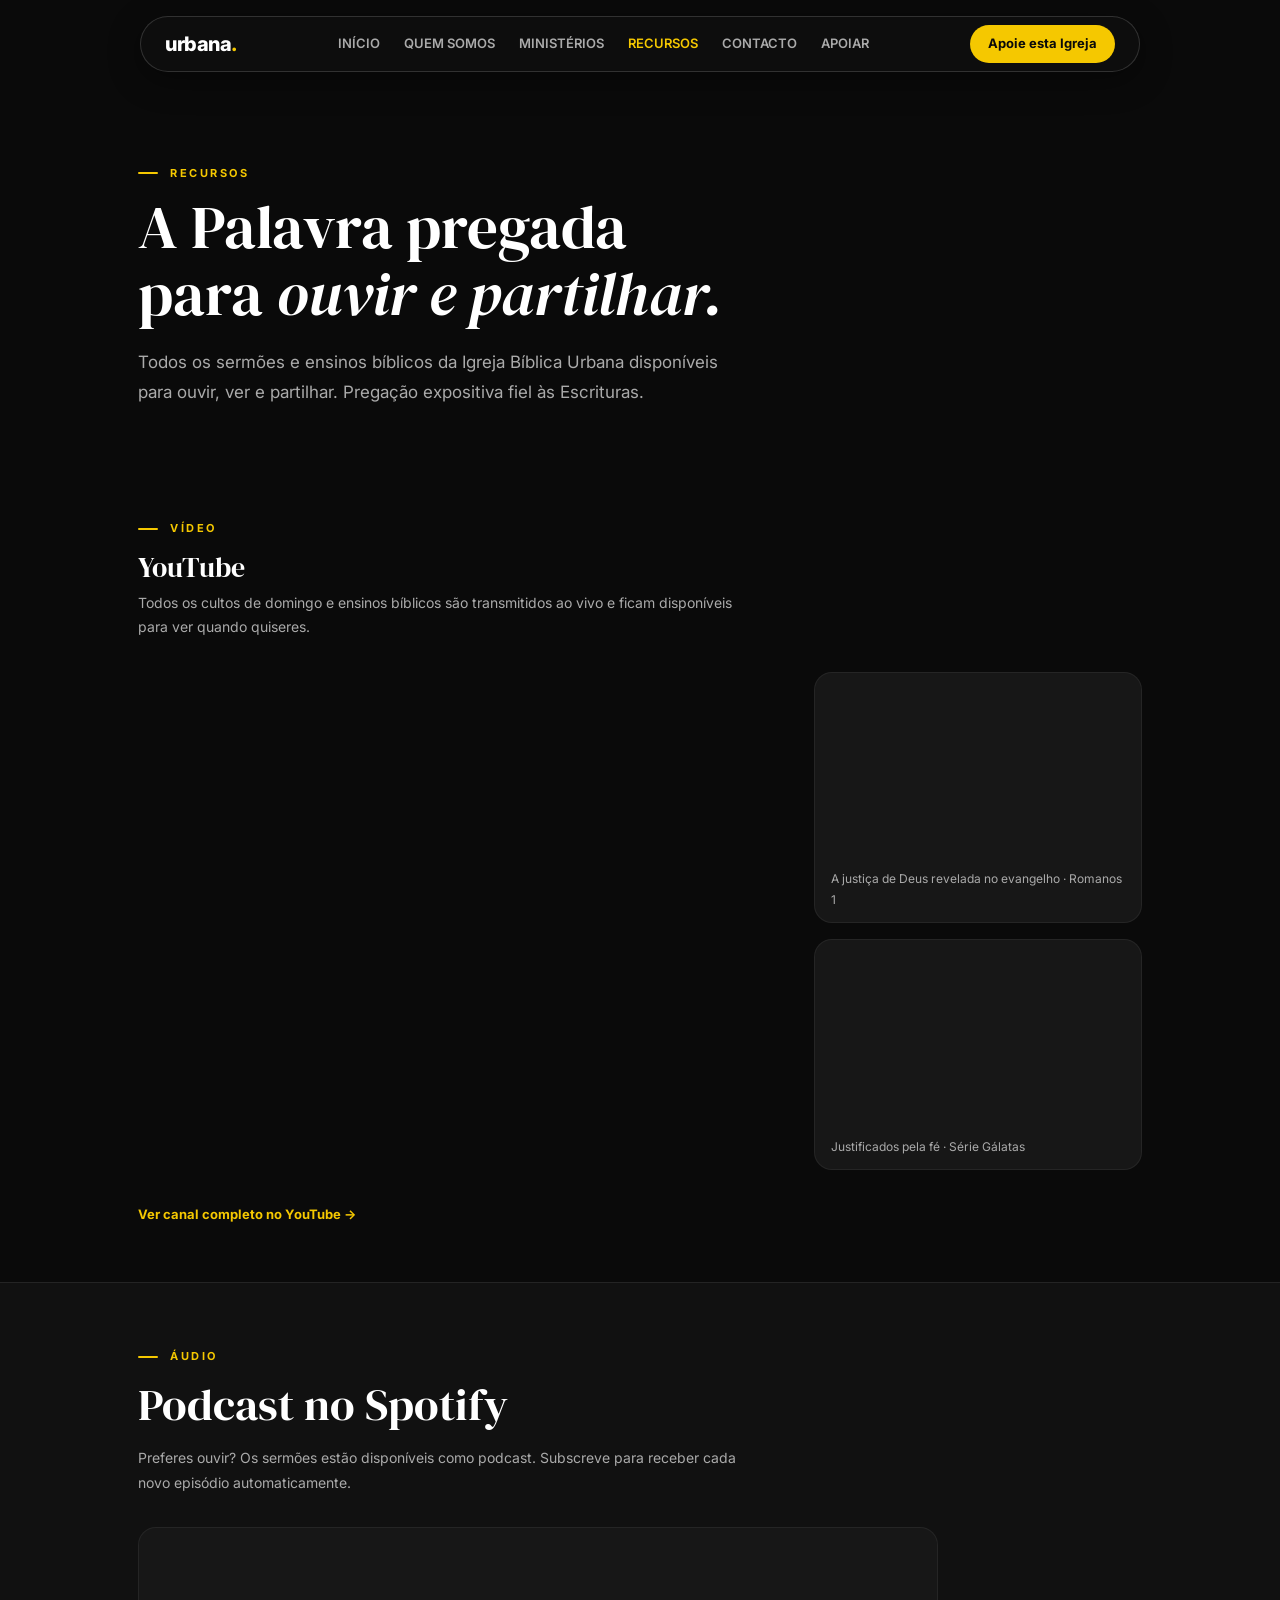
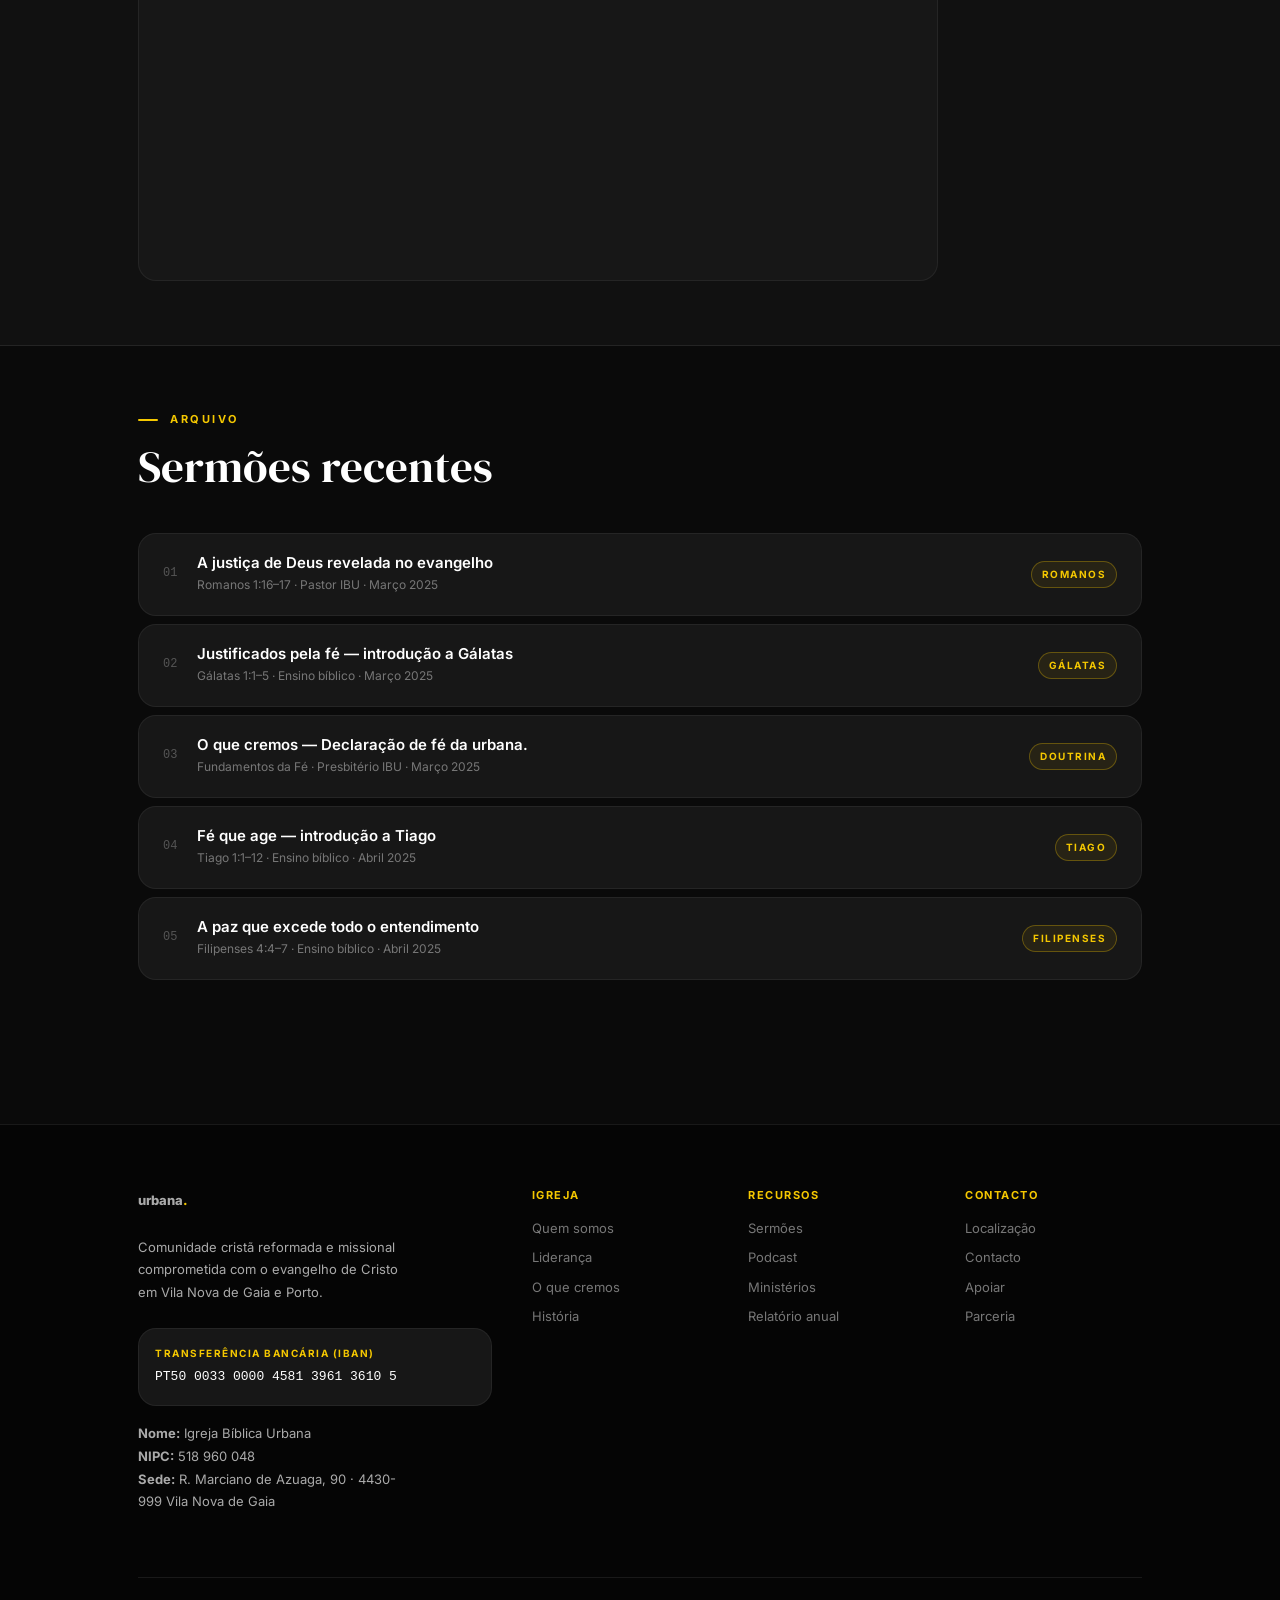
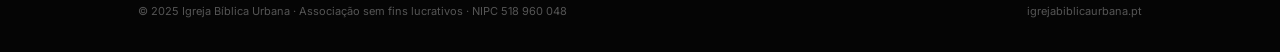
<file: recursos.html>
<!DOCTYPE html>
<html lang="pt-PT">
<head>
<meta charset="UTF-8"><meta name="viewport" content="width=device-width, initial-scale=1.0">
<title>Recursos & Pregações | Igreja Bíblica Urbana — urbana. Porto</title>
<meta name="description" content="Sermões, ensinos bíblicos e podcast da Igreja Bíblica Urbana. Pregação expositiva disponível no YouTube e Spotify.">
<meta name="robots" content="index, follow">
<link rel="canonical" href="https://igrejabiblicaurbana.pt/recursos">
<meta property="og:type" content="website">
<meta property="og:url" content="https://igrejabiblicaurbana.pt/recursos">
<meta property="og:title" content="Recursos & Pregações | Igreja Bíblica Urbana">
<link rel="stylesheet" href="src/css/components.css">
</head>
<body data-page="recursos">
<a href="#conteudo-principal" class="skip-link">Saltar para o conteúdo</a>
<div id="nav-placeholder"></div>
<main id="conteudo-principal">

  <!-- HERO -->
  <section class="page-hero">
    <div class="container">
      <span class="section-eyebrow">Recursos</span>
      <h1>A Palavra pregada<br>para <em>ouvir e partilhar.</em></h1>
      <p class="lead">Todos os sermões e ensinos bíblicos da Igreja Bíblica Urbana disponíveis para ouvir, ver e partilhar. Pregação expositiva fiel às Escrituras.</p>
    </div>
  </section>

  <!-- YOUTUBE -->
  <section class="recursos-section">
    <div class="container">
      <p class="section-eyebrow">Vídeo</p>
      <h2 class="section-title">YouTube</h2>
      <p style="font-size: var(--f-14); color: var(--cinza-200); margin-bottom: var(--s-8); font-family: var(--sans); max-width: 600px;">Todos os cultos de domingo e ensinos bíblicos são transmitidos ao vivo e ficam disponíveis para ver quando quiseres.</p>
      <div class="yt-grid reveal">
        <div class="yt-featured">
          <iframe src="https://www.youtube.com/embed/videoseries?list=UUWwwwwwwwwwwwwwwwwwwwww"
            title="Cultos e sermões — Igreja Bíblica Urbana"
            allow="accelerometer; autoplay; clipboard-write; encrypted-media; gyroscope; picture-in-picture"
            allowfullscreen loading="lazy"></iframe>
        </div>
        <div class="yt-sidebar">
          <div class="yt-card">
            <iframe src="https://www.youtube.com/embed/dQw4w9WgXcQ"
              title="Sermão recente"
              allow="accelerometer; autoplay; clipboard-write; encrypted-media; gyroscope; picture-in-picture"
              allowfullscreen loading="lazy"></iframe>
            <div class="yt-card-info"><p>A justiça de Deus revelada no evangelho · Romanos 1</p></div>
          </div>
          <div class="yt-card">
            <iframe src="https://www.youtube.com/embed/dQw4w9WgXcQ"
              title="Ensino bíblico recente"
              allow="accelerometer; autoplay; clipboard-write; encrypted-media; gyroscope; picture-in-picture"
              allowfullscreen loading="lazy"></iframe>
            <div class="yt-card-info"><p>Justificados pela fé · Série Gálatas</p></div>
          </div>
        </div>
      </div>
      <a href="https://www.youtube.com/@IBUPorto" target="_blank" rel="noopener" class="canal-link">Ver canal completo no YouTube →</a>
    </div>
  </section>

  <!-- SPOTIFY / PODCAST -->
  <section style="background: var(--cinza-900); padding: var(--s-16) 0; border-top: var(--borda); border-bottom: var(--borda);">
    <div class="container">
      <p class="section-eyebrow">Áudio</p>
      <h2 class="section-title">Podcast no Spotify</h2>
      <p style="font-size: var(--f-14); color: var(--cinza-200); margin-bottom: var(--s-8); font-family: var(--sans); max-width: 600px;">Preferes ouvir? Os sermões estão disponíveis como podcast. Subscreve para receber cada novo episódio automaticamente.</p>
      <div class="reveal" style="max-width: 800px;">
        <div class="podcast-embed">
          <iframe src="https://open.spotify.com/embed/show/2LvjqEPmOFmng0mJpvSZbi"
            width="100%" height="352"
            allow="autoplay; clipboard-write; encrypted-media; fullscreen; picture-in-picture"
            loading="lazy"></iframe>
        </div>
      </div>
    </div>
  </section>

  <!-- LISTA DE SERMÕES -->
  <section style="padding: var(--s-16) 0;">
    <div class="container">
      <p class="section-eyebrow">Arquivo</p>
      <h2 class="section-title" style="margin-bottom: var(--s-10);">Sermões recentes</h2>
      <div class="sermoes-list">
        <div class="sermao-item reveal">
          <span class="sermao-num">01</span>
          <div class="sermao-info">
            <h3>A justiça de Deus revelada no evangelho</h3>
            <p>Romanos 1:16–17 · Pastor IBU · Março 2025</p>
          </div>
          <span class="sermao-tag">Romanos</span>
        </div>
        <div class="sermao-item reveal">
          <span class="sermao-num">02</span>
          <div class="sermao-info">
            <h3>Justificados pela fé — introdução a Gálatas</h3>
            <p>Gálatas 1:1–5 · Ensino bíblico · Março 2025</p>
          </div>
          <span class="sermao-tag">Gálatas</span>
        </div>
        <div class="sermao-item reveal">
          <span class="sermao-num">03</span>
          <div class="sermao-info">
            <h3>O que cremos — Declaração de fé da urbana.</h3>
            <p>Fundamentos da Fé · Presbitério IBU · Março 2025</p>
          </div>
          <span class="sermao-tag">Doutrina</span>
        </div>
        <div class="sermao-item reveal">
          <span class="sermao-num">04</span>
          <div class="sermao-info">
            <h3>Fé que age — introdução a Tiago</h3>
            <p>Tiago 1:1–12 · Ensino bíblico · Abril 2025</p>
          </div>
          <span class="sermao-tag">Tiago</span>
        </div>
        <div class="sermao-item reveal">
          <span class="sermao-num">05</span>
          <div class="sermao-info">
            <h3>A paz que excede todo o entendimento</h3>
            <p>Filipenses 4:4–7 · Ensino bíblico · Abril 2025</p>
          </div>
          <span class="sermao-tag">Filipenses</span>
        </div>
      </div>
    </div>
  </section>

</main>
<div id="footer-placeholder"></div>
<script src="src/js/main.js"></script>
</body>
</html>
</file>
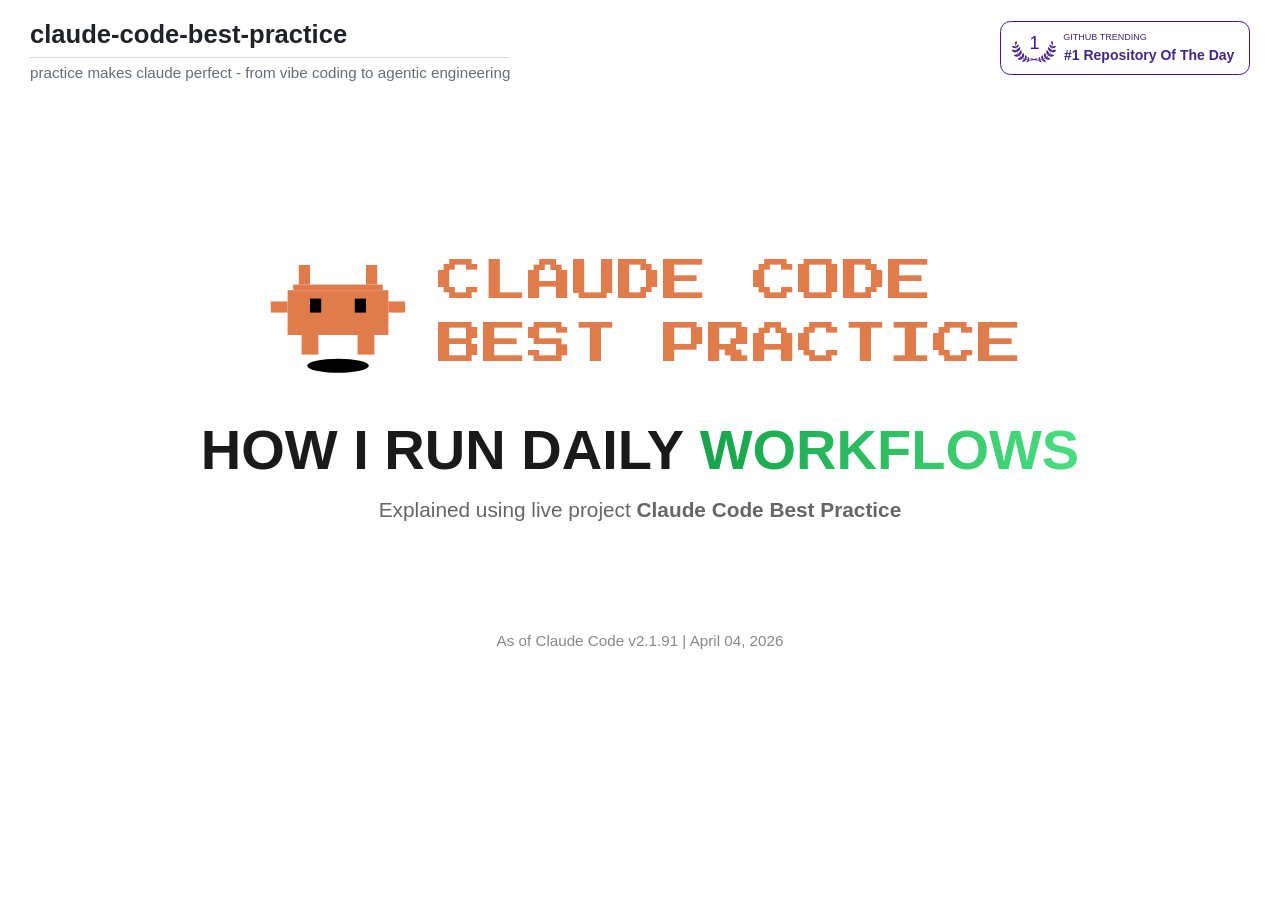
<file: !/thumbnail/daily-workflows.html>
<!DOCTYPE html>
<html lang="en">
<head>
    <meta charset="UTF-8">
    <meta name="viewport" content="width=device-width, initial-scale=1.0">
    <title>How I Run Daily Workflows</title>
    <link rel="icon" type="image/svg+xml" href="data:image/svg+xml,%3Csvg xmlns='http://www.w3.org/2000/svg' viewBox='0 0 100 90' width='140' height='126'%3E%3Cstyle%3E.claude-body%7Banimation:jump .5s ease-in-out infinite;transform-origin:center bottom%7D.shadow%7Banimation:shadow-scale .5s ease-in-out infinite%7D.left-arm%7Banimation:wave-left .5s ease-in-out infinite;transform-origin:right center%7D.right-arm%7Banimation:wave-right .5s ease-in-out infinite;transform-origin:left center%7D.left-ear%7Banimation:ear-bounce .5s ease-in-out infinite;transform-origin:center bottom%7D.right-ear%7Banimation:ear-bounce .5s ease-in-out infinite .1s;transform-origin:center bottom%7D@keyframes jump%7B0%25,100%25%7Btransform:translateY(0) scaleY(1) scaleX(1)%7D30%25%7Btransform:translateY(-16px) scaleY(1.1) scaleX(.95)%7D50%25%7Btransform:translateY(-18px) scaleY(1.05) scaleX(.98)%7D80%25%7Btransform:translateY(-5px) scaleY(.95) scaleX(1.05)%7D%7D@keyframes shadow-scale%7B0%25,100%25%7Btransform:scaleX(1);opacity:.25%7D50%25%7Btransform:scaleX(.4);opacity:.08%7D%7D@keyframes wave-left%7B0%25,100%25%7Btransform:rotate(0)%7D50%25%7Btransform:rotate(-25deg)%7D%7D@keyframes wave-right%7B0%25,100%25%7Btransform:rotate(0)%7D50%25%7Btransform:rotate(25deg)%7D%7D@keyframes ear-bounce%7B0%25,100%25%7Btransform:scaleY(1)%7D40%25%7Btransform:scaleY(1.2)%7D60%25%7Btransform:scaleY(.85)%7D%7D%3C/style%3E%3Cellipse class='shadow' cx='50' cy='82' rx='22' ry='5' fill='%23000'/%3E%3Cg class='claude-body'%3E%3Crect class='left-ear' x='22' y='10' width='8' height='14' fill='%23E07C4C'/%3E%3Crect class='right-ear' x='70' y='10' width='8' height='14' fill='%23E07C4C'/%3E%3Crect x='18' y='24' width='64' height='4' fill='%23E07C4C'/%3E%3Crect x='14' y='28' width='72' height='32' fill='%23E07C4C'/%3E%3Crect x='30' y='34' width='8' height='10' fill='%23000'/%3E%3Crect x='62' y='34' width='8' height='10' fill='%23000'/%3E%3Crect class='left-arm' x='2' y='36' width='12' height='8' fill='%23E07C4C'/%3E%3Crect class='right-arm' x='86' y='36' width='12' height='8' fill='%23E07C4C'/%3E%3Crect x='24' y='60' width='12' height='14' fill='%23E07C4C'/%3E%3Crect x='64' y='60' width='12' height='14' fill='%23E07C4C'/%3E%3C/g%3E%3C/svg%3E">
    <link href="https://fonts.googleapis.com/css2?family=Press+Start+2P&display=swap" rel="stylesheet">
    <style>
        * {
            margin: 0;
            padding: 0;
            box-sizing: border-box;
        }

        body {
            font-family: -apple-system, BlinkMacSystemFont, 'Segoe UI', Roboto, Oxygen, Ubuntu, sans-serif;
            background: #ffffff;
            color: #1a1a1a;
            display: flex;
            flex-direction: column;
            align-items: center;
            justify-content: center;
            min-height: 100vh;
            text-align: center;
            padding: 40px;
            position: relative;
        }

        .top-bar {
            position: absolute;
            top: 0;
            left: 0;
            right: 0;
            display: flex;
            align-items: flex-start;
            justify-content: space-between;
            padding: 20px 30px;
        }

        .top-bar-left {
            text-align: left;
        }

        .top-bar-left .repo-name {
            font-family: -apple-system, BlinkMacSystemFont, 'Segoe UI', Roboto, Oxygen, Ubuntu, sans-serif;
            font-size: 1.6rem;
            font-weight: 700;
            color: #1f2328;
            padding-bottom: 8px;
            border-bottom: 1px solid #d1d9e0;
        }

        .top-bar-left .repo-tagline {
            font-family: -apple-system, BlinkMacSystemFont, 'Segoe UI', Roboto, Oxygen, Ubuntu, sans-serif;
            font-size: 0.95rem;
            color: #656d76;
            margin-top: 6px;
            font-weight: 400;
        }

        .trending-badge img {
            height: 55px;
            width: auto;
        }

        .header-row {
            display: flex;
            align-items: center;
            justify-content: center;
            gap: 20px;
            margin-bottom: 40px;
        }

        .title-logo {
            width: 160px;
            height: 126px;
            flex-shrink: 0;
        }

        .title-logo svg {
            width: 100%;
            height: 100%;
        }

        .pixel-title {
            font-family: 'Press Start 2P', monospace;
            font-size: 2.8rem;
            color: #E07C4C;
            line-height: 1.4;
            text-align: left;
        }

        .subtitle {
            font-size: 3.5rem;
            color: #555;
            margin-bottom: 16px;
            font-weight: 600;
        }

        .project-line {
            font-size: 1.3rem;
            color: #666;
            margin-bottom: 50px;
            font-weight: 400;
        }

        .subtitle .how-i-run {
            color: #1a1a1a;
            font-weight: 700;
        }

        .subtitle .workflows {
            display: inline-block;
            color: #16a34a;
            font-weight: 700;
            background: linear-gradient(90deg, #16a34a 0%, #4ade80 50%, #16a34a 100%);
            background-size: 200% 100%;
            -webkit-background-clip: text;
            -webkit-text-fill-color: transparent;
            background-clip: text;
            animation: shimmer-seq 10s ease-in-out infinite;
        }

        @keyframes shimmer-seq {
            0% { background-position: 200% 0; }
            20% { background-position: -200% 0; }
            100% { background-position: -200% 0; }
        }

        .footer {
            margin-top: 60px;
            font-size: 0.95rem;
            color: #888;
        }
    </style>
</head>
<body>
    <div class="top-bar">
        <div class="top-bar-left">
            <div class="repo-name">claude-code-best-practice</div>
            <div class="repo-tagline">practice makes claude perfect - from vibe coding to agentic engineering</div>
        </div>
        <div class="trending-badge">
            <img src="../root/github-trending-day.svg" alt="GitHub Trending #1 Repository Of The Day">
        </div>
    </div>
    <div class="header-row">
    <div class="title-logo">
        <svg xmlns="http://www.w3.org/2000/svg" viewBox="0 0 100 90" width="160" height="126">
            <style>
                .claude-body { animation: claude-jump 0.5s ease-in-out infinite; transform-origin: center bottom; }
                .claude-shadow { animation: claude-shadow-scale 0.5s ease-in-out infinite; }
                .claude-left-arm { animation: claude-wave-left 0.5s ease-in-out infinite; transform-origin: right center; }
                .claude-right-arm { animation: claude-wave-right 0.5s ease-in-out infinite; transform-origin: left center; }
                .claude-left-ear { animation: claude-ear-bounce 0.5s ease-in-out infinite; transform-origin: center bottom; }
                .claude-right-ear { animation: claude-ear-bounce 0.5s ease-in-out infinite 0.1s; transform-origin: center bottom; }
                @keyframes claude-jump { 0%, 100% { transform: translateY(0) scaleY(1) scaleX(1); } 30% { transform: translateY(-16px) scaleY(1.1) scaleX(0.95); } 50% { transform: translateY(-18px) scaleY(1.05) scaleX(0.98); } 80% { transform: translateY(-5px) scaleY(0.95) scaleX(1.05); } }
                @keyframes claude-shadow-scale { 0%, 100% { transform: scaleX(1); opacity: 0.25; } 50% { transform: scaleX(0.4); opacity: 0.08; } }
                @keyframes claude-wave-left { 0%, 100% { transform: rotate(0deg); } 50% { transform: rotate(-25deg); } }
                @keyframes claude-wave-right { 0%, 100% { transform: rotate(0deg); } 50% { transform: rotate(25deg); } }
                @keyframes claude-ear-bounce { 0%, 100% { transform: scaleY(1); } 40% { transform: scaleY(1.2); } 60% { transform: scaleY(0.85); } }
            </style>
            <ellipse class="claude-shadow" cx="50" cy="82" rx="22" ry="5" fill="#000"/>
            <g class="claude-body">
                <rect class="claude-left-ear" x="22" y="10" width="8" height="14" fill="#E07C4C"/>
                <rect class="claude-right-ear" x="70" y="10" width="8" height="14" fill="#E07C4C"/>
                <rect x="18" y="24" width="64" height="4" fill="#E07C4C"/>
                <rect x="14" y="28" width="72" height="32" fill="#E07C4C"/>
                <rect x="30" y="34" width="8" height="10" fill="#000000"/>
                <rect x="62" y="34" width="8" height="10" fill="#000000"/>
                <rect class="claude-left-arm" x="2" y="36" width="12" height="8" fill="#E07C4C"/>
                <rect class="claude-right-arm" x="86" y="36" width="12" height="8" fill="#E07C4C"/>
                <rect x="24" y="60" width="12" height="14" fill="#E07C4C"/>
                <rect x="64" y="60" width="12" height="14" fill="#E07C4C"/>
            </g>
        </svg>
    </div>
    <div class="pixel-title">CLAUDE CODE<br>BEST PRACTICE</div>
    </div>
    <p class="subtitle"><span class="how-i-run">HOW I RUN DAILY</span> <span class="workflows">WORKFLOWS</span></p>
    <p class="project-line">Explained using live project <strong>Claude Code Best Practice</strong></p>
    <p class="footer">As of Claude Code v2.1.91 | April 04, 2026</p>
</body>
</html>
</file>
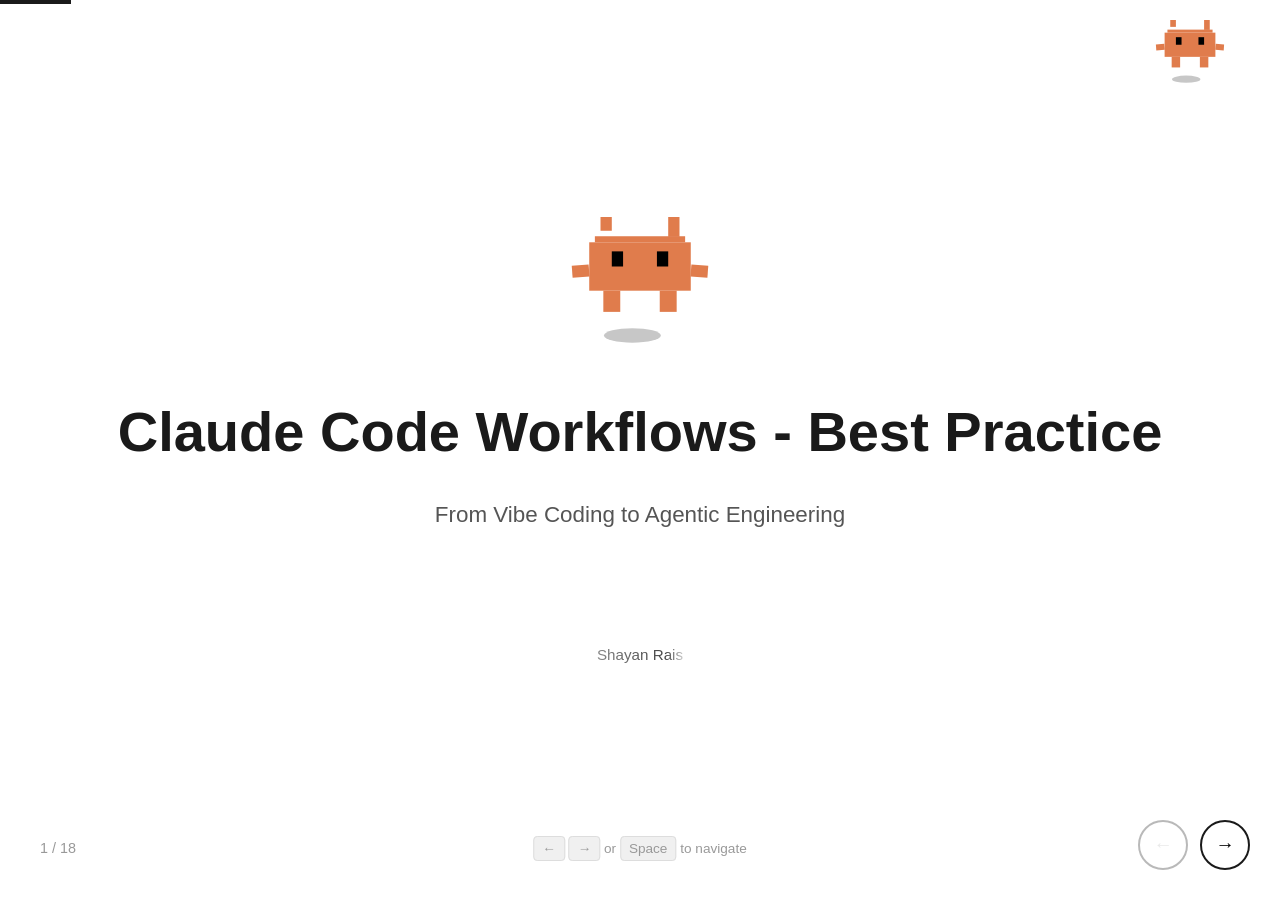
<file: !/video-presentation-transcript/1-video-workflow.html>
<!DOCTYPE html>
<html lang="en">
<head>
    <meta charset="UTF-8">
    <meta name="viewport" content="width=device-width, initial-scale=1.0">
    <link rel="icon" type="image/svg+xml" href="../../!/claude-jumping.svg">
    <title>Claude Code Workflows — Best Practice</title>
    <style>
        * { margin: 0; padding: 0; box-sizing: border-box; }
        body { font-family: -apple-system, BlinkMacSystemFont, 'Segoe UI', Roboto, sans-serif; background: #fff; color: #1a1a1a; line-height: 1.6; }
        .slide { display: none; min-height: 100vh; padding: 60px 80px; max-width: 1200px; margin: 0 auto; }
        .slide.active { display: block; }
        h1 { font-size: 2.5rem; font-weight: 600; margin-bottom: 40px; color: #1a1a1a; border-bottom: 2px solid #e5e5e5; padding-bottom: 20px; }
        h2 { font-size: 1.8rem; font-weight: 600; margin-bottom: 24px; color: #2a2a2a; }
        h3 { font-size: 1.3rem; font-weight: 600; margin: 24px 0 12px 0; color: #333; }
        p { font-size: 1.1rem; margin-bottom: 16px; color: #444; }
        code { background: #f0f0f0; padding: 2px 6px; border-radius: 4px; font-family: 'SF Mono', Monaco, 'Courier New', monospace; font-size: 0.95rem; }
        .slide.title-slide.active { display: flex; flex-direction: column; align-items: center; justify-content: center; min-height: 100vh; text-align: center; padding: 40px; }
        .title-slide h1 { font-size: 3.5rem; font-weight: 700; margin-bottom: 20px; border-bottom: none; padding-bottom: 0; }
        .title-slide .subtitle { font-size: 1.4rem; color: #555; margin-bottom: 50px; font-weight: 400; }
        .slide.section-slide.active { display: flex; flex-direction: column; align-items: center; justify-content: center; min-height: 100vh; text-align: center; padding: 40px; }
        .section-slide h1 { font-size: 3rem; font-weight: 700; border-bottom: none; padding-bottom: 0; margin-bottom: 16px; }
        .section-slide .section-number { font-size: 1.1rem; text-transform: uppercase; letter-spacing: 3px; color: #999; margin-bottom: 20px; }
        .section-slide .section-desc { font-size: 1.2rem; color: #666; max-width: 600px; }
        .trigger-box { background: #f8f9fa; border-left: 4px solid #1a1a1a; padding: 20px 24px; margin: 24px 0; }
        .trigger-box h4 { font-size: 0.9rem; text-transform: uppercase; letter-spacing: 1px; color: #666; margin-bottom: 8px; }
        .trigger-box p { font-size: 1.05rem; color: #333; margin: 0; }
        .how-to-trigger { background: #e8f5e9; border-left: 4px solid #4caf50; padding: 20px 24px; margin: 16px 0 24px 0; }
        .how-to-trigger h4 { font-size: 0.9rem; text-transform: uppercase; letter-spacing: 1px; color: #2e7d32; margin-bottom: 8px; }
        .how-to-trigger p { font-size: 1.05rem; color: #1b5e20; margin: 0; }
        .how-to-trigger code { background: rgba(0,0,0,0.08); padding: 2px 6px; border-radius: 4px; font-family: 'SF Mono', Monaco, 'Courier New', monospace; font-size: 0.95rem; }
        .warning-box { background: #fff3e0; border-left: 4px solid #ff9800; padding: 20px 24px; margin: 16px 0 24px 0; }
        .warning-box h4 { font-size: 0.9rem; text-transform: uppercase; letter-spacing: 1px; color: #e65100; margin-bottom: 8px; }
        .warning-box p { font-size: 1.05rem; color: #bf360c; margin: 0; }
        .code-block { background: #1a1a1a; color: #e5e5e5; padding: 20px 24px; border-radius: 8px; font-family: 'SF Mono', Monaco, 'Courier New', monospace; font-size: 0.9rem; overflow-x: auto; margin: 20px 0; white-space: pre; line-height: 1.7; }
        .code-block .comment { color: #6a9955; }
        .code-block .key { color: #9cdcfe; }
        .code-block .string { color: #ce9178; }
        .code-block .cmd { color: #dcdcaa; }
        .code-block .claude-file { color: #ff5252; }
        .use-cases { margin: 24px 0; }
        .use-case-item { display: flex; align-items: flex-start; margin-bottom: 12px; padding: 14px 20px; background: #fafafa; border-radius: 8px; }
        .use-case-icon { font-size: 1.5rem; margin-right: 16px; min-width: 32px; }
        .use-case-text { flex: 1; }
        .use-case-text strong { display: block; font-size: 1.05rem; color: #1a1a1a; margin-bottom: 4px; }
        .use-case-text span { font-size: 0.95rem; color: #666; }
        .two-col { display: grid; grid-template-columns: 1fr 1fr; gap: 24px; margin: 24px 0; }
        .col-card { background: #f8f9fa; padding: 24px; border-radius: 8px; }
        .col-card h4 { font-size: 0.85rem; text-transform: uppercase; letter-spacing: 1px; color: #666; margin-bottom: 12px; }
        .col-card.good { border-left: 4px solid #4caf50; }
        .col-card.bad { border-left: 4px solid #f44336; }
        .info-grid { display: grid; grid-template-columns: 1fr 1fr; gap: 24px; margin: 24px 0; }
        .info-card { background: #f8f9fa; padding: 24px; border-radius: 8px; }
        .info-card h4 { font-size: 0.85rem; text-transform: uppercase; letter-spacing: 1px; color: #666; margin-bottom: 12px; }
        .matcher-tag { display: inline-block; padding: 4px 10px; background: #e9ecef; border-radius: 4px; font-family: 'SF Mono', Monaco, 'Courier New', monospace; font-size: 0.85rem; margin: 4px 4px 4px 0; color: #495057; }
        .toc-list { display: grid; grid-template-columns: repeat(2, 1fr); gap: 16px; margin-top: 32px; }
        .toc-item { display: flex; align-items: center; padding: 16px 20px; background: #f8f9fa; border-radius: 8px; cursor: pointer; transition: all 0.2s; }
        .toc-item:hover { background: #eee; }
        .toc-number { width: 28px; height: 28px; background: #1a1a1a; color: #fff; border-radius: 50%; text-align: center; line-height: 28px; font-size: 0.85rem; margin-right: 12px; font-weight: 600; flex-shrink: 0; }
        .toc-name { font-size: 1rem; color: #1a1a1a; }
        .step-number { display: inline-block; width: 36px; height: 36px; background: #1a1a1a; color: #fff; border-radius: 50%; text-align: center; line-height: 36px; font-weight: 600; font-size: 1rem; margin-right: 12px; }
        .feature-list { list-style: none; margin: 24px 0; }
        .feature-list li { padding: 12px 0; border-bottom: 1px solid #eee; font-size: 1.05rem; }
        .feature-list li:last-child { border-bottom: none; }
        .navigation { position: fixed; bottom: 30px; right: 30px; display: flex; gap: 12px; z-index: 100; }
        .nav-btn { width: 50px; height: 50px; border: 2px solid #1a1a1a; background: #fff; border-radius: 50%; cursor: pointer; font-size: 1.2rem; display: flex; align-items: center; justify-content: center; transition: all 0.2s; }
        .nav-btn:hover { background: #1a1a1a; color: #fff; }
        .nav-btn:disabled { opacity: 0.3; cursor: not-allowed; }
        .progress { position: fixed; top: 0; left: 0; height: 4px; background: #1a1a1a; transition: width 0.3s; z-index: 100; }
        .slide-counter { position: fixed; bottom: 40px; left: 40px; font-size: 0.9rem; color: #999; }
        .keyboard-hint { position: fixed; bottom: 40px; left: 50%; transform: translateX(-50%); font-size: 0.85rem; color: #999; }
        .keyboard-hint kbd { background: #f0f0f0; padding: 4px 8px; border-radius: 4px; border: 1px solid #ddd; font-family: inherit; }
        .header-logo { position: fixed; top: 20px; right: 40px; width: 100px; height: 65px; z-index: 50; }
        .header-logo img { width: 100%; height: 100%; }
        .title-logo { width: 200px; height: 130px; margin-bottom: 40px; }
        .title-logo img { width: 100%; height: 100%; }
        /* Journey Bar — vertical, right side below mascot */
        .journey-bar { position: fixed; top: 95px; right: 62px; display: flex; flex-direction: column; align-items: center; z-index: 99; gap: 6px; }
        .journey-bar.hidden { display: none; }
        .journey-track-wrap { position: relative; display: flex; align-items: stretch; gap: 4px; }
        .journey-track { width: 20px; height: 280px; background: #e5e5e5; border-radius: 10px; overflow: hidden; position: relative; flex-shrink: 0; }
        .journey-fill { position: absolute; bottom: 0; width: 100%; border-radius: 10px; transition: height 0.4s ease, background-color 0.4s ease; height: 0%; }
        .journey-level-label { font-size: 0.65rem; color: #777; font-weight: 400; }
        /* Level tick marks beside the journey track */
        .journey-ticks { display: flex; flex-direction: column; justify-content: space-between; height: 280px; padding: 2px 0; }
        .journey-tick { font-size: 0.45rem; font-weight: 600; text-transform: uppercase; letter-spacing: 0.3px; color: #999; white-space: nowrap; line-height: 1; }
        /* Level badge shown on level-transition slides */
        .level-badge { display: inline-block; background: #e8f5e9; color: #2e7d32; font-size: 0.75rem; font-weight: 700; padding: 2px 8px; border-radius: 12px; margin-left: 12px; vertical-align: middle; }
        /* Shimmer text effect */
        .shimmer-text { background: linear-gradient(90deg, #888 0%, #444 40%, #ccc 50%, #444 60%, #888 100%); background-size: 200% 100%; -webkit-background-clip: text; background-clip: text; -webkit-text-fill-color: transparent; animation: shimmer 3s ease-in-out infinite; }
        @keyframes shimmer { 0% { background-position: 100% 0; } 100% { background-position: -100% 0; } }
        /* Celebration slide */
        .celebration { font-size: 4rem; margin-bottom: 24px; }
        /* Reference table */
        .ref-table { width: 100%; border-collapse: collapse; margin: 24px 0; font-size: 1rem; }
        .ref-table th { background: #1a1a1a; color: #fff; padding: 12px 16px; text-align: left; font-weight: 600; }
        .ref-table td { padding: 12px 16px; border-bottom: 1px solid #e5e5e5; color: #333; }
        .ref-table tr:last-child td { border-bottom: none; }
        .ref-table tr:nth-child(even) td { background: #f8f9fa; }
        .ref-table code { background: #f0f0f0; }
    </style>
</head>
<body>
    <div class="progress" id="progress"></div>
    <div class="journey-bar hidden" id="journeyBar">
        <div class="journey-track-wrap">
            <div class="journey-track"><div class="journey-fill" id="journeyFill"></div></div>
            <div class="journey-ticks">
                <span class="journey-tick">Pro</span>
                <span class="journey-tick">High</span>
                <span class="journey-tick">Med</span>
                <span class="journey-tick">Low</span>
            </div>
        </div>
        <span class="journey-level-label" id="journeyLevelLabel">Current = <strong>Low</strong></span>
    </div>

    <!-- ============================================================ -->
    <!-- TITLE SLIDE                                                   -->
    <!-- ============================================================ -->

    <!-- Slide 1: Title -->
    <div class="slide active title-slide" data-slide="1">
        <div class="title-logo">
            <img src="../../!/claude-jumping.svg" alt="Claude Code mascot jumping" />
        </div>
        <h1>Claude Code Workflows - Best Practice</h1>
        <p class="subtitle">From Vibe Coding to Agentic Engineering</p>
        <p class="shimmer-text" style="margin-top: 60px; font-size: 0.95rem;">Shayan Rais</p>
    </div>

    <!-- ============================================================ -->
    <!-- INTRO — THE PROBLEM (0:00 – 0:45)                           -->
    <!-- ============================================================ -->

    <!-- Slide 2: The Problem -->
    <div class="slide section-slide" data-slide="2" data-level="low">
        <p class="section-number">Intro &mdash; 0:00</p>
        <h1>The Problem</h1>
        <p class="section-desc">You're doing vibe coding &mdash; and only using a fraction of what Claude Code can do.</p>
    </div>

    <!-- Slide 3: Vibe Coding vs Agentic Engineering -->
    <div class="slide" data-slide="3">
        <h1>Vibe Coding vs Agentic Engineering</h1>
        <div class="two-col">
            <div class="col-card bad">
                <h4>Vibe Coding</h4>
                <p>Type prompts, get results, repeat.</p>
                <p>It works &mdash; but Claude is just <strong>responding to you</strong>.</p>
                <p>No structure. No repeatability. No workflow.</p>
                <p style="margin-top: 16px; color: #c62828;">You're always in the loop. Claude never runs on its own.</p>
            </div>
            <div class="col-card good">
                <h4>Agentic Engineering</h4>
                <p>Define a workflow once.</p>
                <p>Claude <strong>runs it for you</strong> &mdash; every time, the same way.</p>
                <p>Commands, Agents, and Skills chain together.</p>
                <p style="margin-top: 16px; color: #2e7d32;">You kick it off and walk away. Claude handles the rest.</p>
            </div>
        </div>
        <div class="trigger-box">
            <h4>This Video</h4>
            <p>Covers the foundation: <strong>Commands, Agents, and Skills</strong> &mdash; and how they chain together into repeatable workflows.</p>
        </div>
    </div>

    <!-- Slide 4: Agenda -->
    <div class="slide" data-slide="4">
        <h1>What We'll Cover</h1>
        <div class="toc-list" style="margin-top: 24px;">
            <div class="toc-item" onclick="goToSlide(5)"><span class="toc-number">1</span><span class="toc-name">The Ad-Hoc Way (0:45)</span></div>
            <div class="toc-item" onclick="goToSlide(7)"><span class="toc-number">2</span><span class="toc-name">The Workflow Way (2:00)</span></div>
            <div class="toc-item" onclick="goToSlide(9)"><span class="toc-number">3</span><span class="toc-name">How It Works (3:15)</span></div>
            <div class="toc-item" onclick="goToSlide(14)"><span class="toc-number">4</span><span class="toc-name">Why This Matters (4:30)</span></div>
        </div>
        <div class="trigger-box" style="margin-top: 32px;">
            <h4>Demo Project</h4>
            <p>We'll use the <strong>weather workflow</strong> from this repo as our running example throughout the video.</p>
        </div>
    </div>

    <!-- ============================================================ -->
    <!-- PART 1 — THE AD-HOC WAY (0:45 – 2:00)                      -->
    <!-- ============================================================ -->

    <!-- Slide 5: Section Divider -->
    <div class="slide section-slide" data-slide="5">
        <p class="section-number">Part 1 &mdash; 0:45</p>
        <h1>The Ad-Hoc Way</h1>
        <p class="section-desc">Vibe coding the weather task &mdash; it works once, but is it a workflow you can trust?</p>
    </div>

    <!-- Slide 6: The Inconsistency Problem -->
    <div class="slide" data-slide="6">
        <h1>The Inconsistency Problem</h1>
        <div class="how-to-trigger">
            <h4>The Prompt</h4>
            <p>Type into a fresh Claude Code terminal:</p>
        </div>
        <div class="code-block"><span class="cmd">&gt;</span> What is the weather in Dubai? Write it to an output file and create an SVG card for it.</div>
        <div class="two-col" style="margin-top: 24px;">
            <div class="col-card bad">
                <h4>Run 1 &mdash; SVG Result</h4>
                <p>Blue gradient background</p>
                <p>Large serif font, centered layout</p>
                <p>Output saved to <code>weather.svg</code></p>
                <p style="margin-top: 12px; color: #666; font-size: 0.9rem;">Looks fine... until you run it again.</p>
            </div>
            <div class="col-card bad">
                <h4>Run 2 &mdash; SVG Result</h4>
                <p>Orange card-style background</p>
                <p>Small sans-serif, left-aligned layout</p>
                <p>Output saved to <code>output/card.svg</code></p>
                <p style="margin-top: 12px; color: #c62828;">Different design. Different file path. Every time.</p>
            </div>
        </div>
        <div class="warning-box">
            <h4>The Vibe Coding Problem</h4>
            <p>It works once. But it's not repeatable. It's not a workflow you can trust. You had to sit and watch it work &mdash; and you'll get a completely different result tomorrow.</p>
        </div>
    </div>

    <!-- ============================================================ -->
    <!-- PART 2 — THE WORKFLOW WAY (2:00 – 3:15)                     -->
    <!-- ============================================================ -->

    <!-- Slide 7: Section Divider -->
    <div class="slide section-slide" data-slide="7" data-level="medium">
        <p class="section-number">Part 2 &mdash; 2:00</p>
        <h1>The Workflow Way</h1>
        <p class="section-desc">The same task &mdash; but as a repeatable, autonomous workflow.</p>
    </div>

    <!-- Slide 8: /weather-orchestrator Demo -->
    <div class="slide" data-slide="8">
        <h1>/weather-orchestrator</h1>
        <div class="how-to-trigger">
            <h4>The Command</h4>
            <p>Instead of a freeform prompt, type a slash command:</p>
        </div>
        <div class="code-block"><span class="cmd">&gt;</span> /weather-orchestrator</div>
        <h3>What Happens on Screen</h3>
        <div class="use-cases">
            <div class="use-case-item"><span class="use-case-icon">1&#65039;&#8419;</span><div class="use-case-text"><strong>It asks you: Celsius or Fahrenheit?</strong><span>Structured user interaction &mdash; not freeform guessing</span></div></div>
            <div class="use-case-item"><span class="use-case-icon">2&#65039;&#8419;</span><div class="use-case-text"><strong>It spawns a weather-agent</strong><span>You see the green agent indicator in the terminal &mdash; a dedicated worker</span></div></div>
            <div class="use-case-item"><span class="use-case-icon">3&#65039;&#8419;</span><div class="use-case-text"><strong>It invokes the SVG skill</strong><span>weather-svg-creator creates a consistent card layout</span></div></div>
            <div class="use-case-item"><span class="use-case-icon">4&#65039;&#8419;</span><div class="use-case-text"><strong>Output: same files, same layout, every time</strong><span><code>orchestration-workflow/weather.svg</code> + <code>orchestration-workflow/output.md</code></span></div></div>
        </div>
        <div class="trigger-box">
            <h4>Run it again tomorrow</h4>
            <p>Same SVG layout. Same file structure. Same clean result. You can kick this off and walk away &mdash; it runs autonomously.</p>
        </div>
    </div>

    <!-- ============================================================ -->
    <!-- PART 3 — HOW IT WORKS (3:15 – 4:30)                        -->
    <!-- ============================================================ -->

    <!-- Slide 9: Section Divider -->
    <div class="slide section-slide" data-slide="9">
        <p class="section-number">Part 3 &mdash; 3:15</p>
        <h1>How It Works</h1>
        <p class="section-desc">Command &rarr; Agent &rarr; Skill &mdash; the three building blocks.</p>
    </div>

    <!-- Slide 10: The Flow Diagram -->
    <div class="slide" data-slide="10">
        <h1>Command &rarr; Agent &rarr; Skill</h1>
        <p>The weather workflow chains three building blocks together:</p>
        <div class="code-block"><span class="comment"># The full orchestration flow</span>

<span class="cmd">/weather-orchestrator</span> (Command)
    &rarr; <span class="comment">AskUser: C&deg; or F&deg;?</span>
    &rarr; <span class="key">weather-agent</span> (Agent + weather-fetcher skill)
    &rarr; <span class="string">weather-svg-creator</span> (Skill)
    &rarr; <span class="comment">Output: weather.svg + output.md</span></div>
        <div class="info-grid">
            <div class="info-card">
                <h4>Command</h4>
                <p>The entry point &mdash; the conductor. Asks the user a question, calls an agent, then calls a skill.</p>
            </div>
            <div class="info-card">
                <h4>Agent</h4>
                <p>A specialized worker with one job: fetch the temperature. Has a preloaded skill for API knowledge.</p>
            </div>
            <div class="info-card">
                <h4>Agent Skill (preloaded)</h4>
                <p><code>weather-fetcher</code> is baked into the agent at startup &mdash; domain knowledge about which API to call.</p>
            </div>
            <div class="info-card">
                <h4>Invoked Skill</h4>
                <p><code>weather-svg-creator</code> is called independently via the Skill tool &mdash; creates a consistent SVG card.</p>
            </div>
        </div>
    </div>

    <!-- Slide 11: Commands -->
    <div class="slide" data-slide="11">
        <h1>Building Block 1: Commands</h1>
        <div class="trigger-box">
            <h4>What Is a Command?</h4>
            <p>A command is the entry point &mdash; like a script. It's a markdown file that tells Claude <strong>what steps to follow</strong>. Think of it as the conductor.</p>
        </div>
        <div class="code-block"><span class="comment"># .claude/commands/weather-orchestrator.md</span>
---
<span class="key">description</span>: <span class="string">Fetch weather and create an SVG card</span>
---

<span class="comment"># Weather Orchestrator</span>

1. Ask the user: Celsius or Fahrenheit? (AskUserQuestion)
2. Invoke weather-agent to fetch the temperature
   - Task(subagent_type=<span class="string">"weather-agent"</span>, ...)
3. Invoke weather-svg-creator skill with the result
   - Skill(<span class="string">"weather-svg-creator"</span>, ...)
4. Confirm output files are written</div>
        <h3>How to Use</h3>
        <div class="use-cases">
            <div class="use-case-item"><span class="use-case-icon">&#128193;</span><div class="use-case-text"><strong>Location</strong><span><code>.claude/commands/</code> &mdash; one <code>.md</code> file per command</span></div></div>
            <div class="use-case-item"><span class="use-case-icon">&#9881;</span><div class="use-case-text"><strong>Invocation</strong><span>Shows up as a <code>/slash-command</code> in your terminal</span></div></div>
        </div>
    </div>

    <!-- Slide 12: Agents -->
    <div class="slide" data-slide="12">
        <h1>Building Block 2: Agents</h1>
        <div class="trigger-box">
            <h4>What Is an Agent?</h4>
            <p>An agent is a specialized worker. Our <code>weather-agent</code> has one job: fetch the temperature. It has its own tools, model, and permissions &mdash; an isolated worker.</p>
        </div>
        <div class="code-block"><span class="comment"># .claude/agents/weather-agent.md</span>
---
<span class="key">name</span>: <span class="string">weather-agent</span>
<span class="key">description</span>: <span class="string">Fetches weather data using Open-Meteo</span>
<span class="key">tools</span>: <span class="string">Bash, WebFetch</span>
<span class="key">model</span>: <span class="string">haiku</span>
<span class="key">skills</span>:
  - weather-fetcher
---
You are a weather data fetcher.
Use the weather-fetcher skill for API details.
Return the temperature and conditions only.</div>
        <h3>Key Properties</h3>
        <div class="use-cases">
            <div class="use-case-item"><span class="use-case-icon">&#128295;</span><div class="use-case-text"><strong>Isolated context</strong><span>Runs independently, returns a result, context is discarded</span></div></div>
            <div class="use-case-item"><span class="use-case-icon">&#128218;</span><div class="use-case-text"><strong>Preloaded skills</strong><span><code>weather-fetcher</code> is injected at startup &mdash; it already knows the API</span></div></div>
        </div>
    </div>

    <!-- Slide 13: Skills -->
    <div class="slide" data-slide="13">
        <h1>Building Block 3: Skills</h1>
        <div class="trigger-box">
            <h4>What Is a Skill?</h4>
            <p>A skill is a reusable set of instructions. Think of it as a recipe. Skills can be background knowledge <em>or</em> standalone actions.</p>
        </div>
        <div class="two-col">
            <div class="col-card">
                <h4>Agent Skill (Preloaded)</h4>
                <p><code>weather-fetcher</code> is baked into the <code>weather-agent</code>.</p>
                <p>It's domain knowledge &mdash; which API endpoint to call, how to parse the JSON response.</p>
                <div class="code-block" style="font-size: 0.8rem;"><span class="key">skills</span>:
  - weather-fetcher</div>
            </div>
            <div class="col-card">
                <h4>Invoked Skill (Standalone)</h4>
                <p><code>weather-svg-creator</code> is called via the Skill tool.</p>
                <p>It creates the SVG card with a consistent template &mdash; same layout every time.</p>
                <div class="code-block" style="font-size: 0.8rem;">Skill(<span class="string">"weather-svg-creator"</span>, ...)</div>
            </div>
        </div>
        <div class="how-to-trigger">
            <h4>Location</h4>
            <p>Skills live in <code>.claude/skills/&lt;name&gt;/SKILL.md</code></p>
        </div>
    </div>

    <!-- ============================================================ -->
    <!-- PART 4 — WHY THIS MATTERS (4:30 – 5:00)                    -->
    <!-- ============================================================ -->

    <!-- Slide 14: Section Divider -->
    <div class="slide section-slide" data-slide="14">
        <p class="section-number">Part 4 &mdash; 4:30</p>
        <h1>Why This Matters</h1>
        <p class="section-desc">The difference between vibe coding and agentic engineering is structure.</p>
    </div>

    <!-- Slide 15: The Core Difference -->
    <div class="slide" data-slide="15">
        <h1>Structure Is the Difference</h1>
        <div class="two-col">
            <div class="col-card bad">
                <h4>Vibe Coding</h4>
                <p>You type.</p>
                <p>You hope.</p>
                <p>You get something.</p>
                <p style="margin-top: 12px; color: #c62828;">Inconsistent. You're always in the loop. Doesn't scale.</p>
            </div>
            <div class="col-card good">
                <h4>Agentic Engineering</h4>
                <p>You define a workflow once.</p>
                <p>It runs the same way every time.</p>
                <p>You kick it off and walk away.</p>
                <p style="margin-top: 12px; color: #2e7d32;">Consistent. Autonomous. Repeatable. Trustworthy.</p>
            </div>
        </div>
        <div class="trigger-box">
            <h4>The Building Blocks</h4>
            <p>Commands, Agents, and Skills are the three building blocks. Once you understand these, you can build any workflow.</p>
        </div>
    </div>

    <!-- Slide 16: What's Next -->
    <div class="slide" data-slide="16">
        <h1>What's Next</h1>
        <p>This repo has more patterns &mdash; we'll cover them in upcoming videos:</p>
        <div class="use-cases">
            <div class="use-case-item"><span class="use-case-icon">&#128279;</span><div class="use-case-text"><strong>Hooks</strong><span>Custom scripts at lifecycle events &mdash; PreToolUse, PostToolUse, Stop, and more</span></div></div>
            <div class="use-case-item"><span class="use-case-icon">&#128101;</span><div class="use-case-text"><strong>Multi-Agent Teams</strong><span>Commands that orchestrate multiple specialized agents working in parallel</span></div></div>
            <div class="use-case-item"><span class="use-case-icon">&#128203;</span><div class="use-case-text"><strong>CLAUDE.md Configuration</strong><span>Project memory, path-scoped rules, and keeping instructions under 150 lines</span></div></div>
            <div class="use-case-item"><span class="use-case-icon">&#128295;</span><div class="use-case-text"><strong>MCP Servers</strong><span>Connect Claude to databases, browsers, and external APIs</span></div></div>
        </div>
        <div class="how-to-trigger">
            <h4>Get Started</h4>
            <p>Link in the description. Star it, clone it, and start building your own workflows.</p>
        </div>
    </div>

    <!-- ============================================================ -->
    <!-- QUICK REFERENCE                                              -->
    <!-- ============================================================ -->

    <!-- Slide 17: Quick Reference -->
    <div class="slide" data-slide="17">
        <h1>Quick Reference</h1>
        <table class="ref-table">
            <thead>
                <tr>
                    <th>Concept</th>
                    <th>Location</th>
                    <th>Purpose</th>
                </tr>
            </thead>
            <tbody>
                <tr>
                    <td><strong>Command</strong></td>
                    <td><code>.claude/commands/</code></td>
                    <td>Entry point, orchestration, <code>/slash-command</code></td>
                </tr>
                <tr>
                    <td><strong>Agent</strong></td>
                    <td><code>.claude/agents/</code></td>
                    <td>Specialized worker with own tools &amp; model</td>
                </tr>
                <tr>
                    <td><strong>Skill</strong></td>
                    <td><code>.claude/skills/</code></td>
                    <td>Reusable instructions (preloaded or invoked)</td>
                </tr>
            </tbody>
        </table>
        <div class="info-grid" style="margin-top: 32px;">
            <div class="info-card">
                <h4>Two Skill Patterns</h4>
                <p><strong>Preloaded</strong> &mdash; baked into agent via <code>skills:</code> frontmatter</p>
                <p><strong>Invoked</strong> &mdash; called via <code>Skill()</code> tool at runtime</p>
            </div>
            <div class="info-card">
                <h4>The Chain</h4>
                <p><code>/command</code> &rarr; orchestrates</p>
                <p><code>agent</code> + preloaded skill &rarr; executes</p>
                <p>invoked <code>skill</code> &rarr; produces output</p>
            </div>
        </div>
    </div>

    <!-- Slide 18: Thank You -->
    <div class="slide title-slide" data-slide="18">
        <div class="title-logo">
            <img src="../../!/claude-jumping.svg" alt="Claude Code mascot jumping" />
        </div>
        <h1>Thank You!</h1>
        <p class="subtitle">Questions?</p>
        <p style="margin-top: 40px; font-size: 1rem; color: #666;">github.com/shanraisshan/claude-code-best-practice</p>
    </div>

    <!-- Header Logo -->
    <div class="header-logo">
        <img src="../../!/claude-jumping.svg" alt="Claude Code mascot" />
    </div>

    <div class="navigation">
        <button class="nav-btn" id="prevBtn" onclick="prevSlide()">&#8592;</button>
        <button class="nav-btn" id="nextBtn" onclick="nextSlide()">&#8594;</button>
    </div>
    <div class="slide-counter" id="slideCounter">1 / --</div>
    <div class="keyboard-hint"><kbd>&#8592;</kbd> <kbd>&#8594;</kbd> or <kbd>Space</kbd> to navigate</div>

    <script>
        let currentSlide = 1;
        const slides = document.querySelectorAll('[data-slide]');
        const totalSlides = slides.length;

        // Level definitions (order 1=bottom, 4=top)
        const LEVELS = {
            'low':    { order: 1, color: 'hsl(0, 70%, 45%)',   height: '25%',  label: 'Low' },
            'medium': { order: 2, color: 'hsl(40, 70%, 45%)',  height: '50%',  label: 'Medium' },
            'high':   { order: 3, color: 'hsl(80, 70%, 45%)',  height: '75%',  label: 'High' },
            'pro':    { order: 4, color: 'hsl(120, 70%, 45%)', height: '100%', label: 'Pro' }
        };

        // Build slide-to-level map: inherit level from previous data-level slide
        const SLIDE_LEVELS = {};
        let lastLevel = null;
        slides.forEach((s) => {
            const num = parseInt(s.dataset.slide);
            if (s.dataset.level) { lastLevel = s.dataset.level; }
            SLIDE_LEVELS[num] = lastLevel;
        });

        let prevDisplayedLevel = null;

        function updateJourneyBar(slideNum) {
            const bar = document.getElementById('journeyBar');
            const fill = document.getElementById('journeyFill');
            const labelEl = document.getElementById('journeyLevelLabel');
            if (slideNum <= 1) { bar.classList.add('hidden'); prevDisplayedLevel = null; return; }
            bar.classList.remove('hidden');
            const levelKey = SLIDE_LEVELS[slideNum];
            if (!levelKey || !LEVELS[levelKey]) {
                fill.style.height = '0%';
                if (labelEl) { labelEl.innerHTML = ''; }
                return;
            }
            const lvl = LEVELS[levelKey];
            fill.style.height = lvl.height;
            fill.style.backgroundColor = lvl.color;
            if (labelEl) { labelEl.innerHTML = 'Current = <strong style="color:' + lvl.color + '">' + lvl.label + '</strong>'; }

            // Show level badge when level changes
            document.querySelectorAll('.level-badge').forEach(b => b.remove());
            const slideEl = document.querySelector(`[data-slide="${slideNum}"]`);
            if (slideEl && slideEl.dataset.level && slideEl.dataset.level !== prevDisplayedLevel) {
                const h1 = slideEl.querySelector('h1');
                if (h1) {
                    const badge = document.createElement('span');
                    badge.className = 'level-badge';
                    badge.textContent = '\u2192 ' + lvl.label;
                    h1.appendChild(badge);
                }
            }
            prevDisplayedLevel = levelKey;
        }

        function showSlide(n) {
            slides.forEach(s => s.classList.remove('active'));
            if (n > totalSlides) currentSlide = totalSlides;
            if (n < 1) currentSlide = 1;
            document.querySelector(`[data-slide="${currentSlide}"]`).classList.add('active');
            document.getElementById('slideCounter').textContent = `${currentSlide} / ${totalSlides}`;
            document.getElementById('progress').style.width = `${(currentSlide / totalSlides) * 100}%`;
            document.getElementById('prevBtn').disabled = currentSlide === 1;
            document.getElementById('nextBtn').disabled = currentSlide === totalSlides;
            updateJourneyBar(currentSlide);
        }
        function nextSlide() { currentSlide++; showSlide(currentSlide); }
        function prevSlide() { currentSlide--; showSlide(currentSlide); }
        function goToSlide(n) { currentSlide = n; showSlide(currentSlide); }
        document.addEventListener('keydown', (e) => {
            if (e.key === 'ArrowRight' || e.key === ' ') { e.preventDefault(); nextSlide(); }
            else if (e.key === 'ArrowLeft') { e.preventDefault(); prevSlide(); }
        });
        let touchStartX = 0;
        document.addEventListener('touchstart', (e) => { touchStartX = e.touches[0].clientX; });
        document.addEventListener('touchend', (e) => {
            const diff = touchStartX - e.changedTouches[0].clientX;
            if (Math.abs(diff) > 50) { if (diff > 0) nextSlide(); else prevSlide(); }
        });
        showSlide(currentSlide);
    </script>
</body>
</html>
</file>
<file: src/css/components.css>
/* COMPONENTS v3 — urbana. Boxed layout, cards flutuantes, reveal */
@import './base.css';

.container{max-width:var(--largura-max);margin:0 auto;padding:0 var(--padding-lateral)}

/* NAV — pill flutuante */
.nav{display:flex;align-items:center;justify-content:space-between;padding:0 var(--s-6);position:fixed;top:var(--s-4);left:50%;transform:translateX(-50%);z-index:100;background:rgba(15,15,15,0.85);backdrop-filter:blur(20px);-webkit-backdrop-filter:blur(20px);border:var(--borda-forte);border-radius:var(--raio-pill);height:56px;width:min(calc(100% - 2rem),1000px);box-shadow:0 8px 32px rgba(0,0,0,0.4);transition:box-shadow var(--t),background var(--t)}
.nav.scrolled{background:rgba(10,10,10,0.95);box-shadow:0 12px 40px rgba(0,0,0,0.6)}
body{padding-top:calc(var(--nav-h) + var(--s-4))}
.nav-logo{font-family:var(--sans);font-size:var(--f-20);font-weight:800;color:var(--branco);letter-spacing:-.5px;line-height:1;flex-shrink:0}
.nav-logo-ponto{color:var(--amarelo)}
.nav-links{display:flex;gap:var(--s-6);align-items:center}
.nav-links a{font-family:var(--sans);font-size:var(--f-13);font-weight:600;color:var(--cinza-200);transition:color var(--t)}
.nav-links a:hover{color:var(--branco)}
.nav-links a[aria-current="page"]{color:var(--amarelo)}
.nav-cta{background:var(--amarelo);color:var(--preto);font-family:var(--sans);font-size:var(--f-13);font-weight:700;padding:8px 18px;border-radius:var(--raio-pill);transition:background var(--t),transform var(--t),box-shadow var(--t);white-space:nowrap}
.nav-cta:hover{background:var(--amarelo-hover);transform:translateY(-1px);box-shadow:var(--sombra-amarelo)}
.nav-toggle{display:none;flex-direction:column;gap:5px;padding:var(--s-2);cursor:pointer}
.nav-toggle span{display:block;width:20px;height:2px;background:var(--branco);border-radius:2px;transition:transform var(--t),opacity var(--t)}
.nav-toggle[aria-expanded="true"] span:nth-child(1){transform:translateY(7px) rotate(45deg)}
.nav-toggle[aria-expanded="true"] span:nth-child(2){opacity:0}
.nav-toggle[aria-expanded="true"] span:nth-child(3){transform:translateY(-7px) rotate(-45deg)}

/* HERO */
.hero{position:relative;min-height:92vh;display:grid;grid-template-columns:1fr 1fr;overflow:hidden;background:var(--preto-fundo)}
.hero-left{display:flex;flex-direction:column;justify-content:center;padding:var(--s-20) var(--s-14) var(--s-16) clamp(var(--s-8),8vw,var(--s-20));position:relative;z-index:2}
.hero-left::before{content:'';position:absolute;left:0;top:20%;bottom:20%;width:3px;background:linear-gradient(to bottom,transparent,var(--amarelo),transparent)}
.hero-eyebrow{display:inline-flex;align-items:center;gap:var(--s-2);background:var(--amarelo-bg);border:var(--borda-amarelo);border-radius:var(--raio-pill);padding:6px 14px;font-size:var(--f-11);letter-spacing:2px;text-transform:uppercase;color:var(--amarelo);font-weight:700;font-family:var(--sans);margin-bottom:var(--s-6);width:fit-content}
.hero-eyebrow::before{content:'';width:6px;height:6px;border-radius:50%;background:var(--amarelo);animation:pulse 2s infinite}
@keyframes pulse{0%,100%{opacity:1;transform:scale(1)}50%{opacity:.5;transform:scale(.8)}}
.hero-left h1{font-family:var(--serif);font-size:clamp(2.4rem,5vw,4rem);font-weight:normal;line-height:1.1;margin-bottom:var(--s-6);color:var(--branco);letter-spacing:-.5px}
.hero-left h1 em{font-style:italic;color:var(--amarelo)}
.hero-left>p{font-size:var(--f-15);color:var(--cinza-200);line-height:1.8;max-width:400px;margin-bottom:var(--s-10);font-family:var(--sans)}
.hero-actions{display:flex;gap:var(--s-3);align-items:center;flex-wrap:wrap}
.hero-right{position:relative;overflow:hidden}
.hero-right::after{content:'';position:absolute;inset:0;background:linear-gradient(to right,var(--preto-fundo) 0%,transparent 30%),linear-gradient(to top,var(--preto-fundo) 0%,transparent 30%);z-index:1}
.hero-info{position:absolute;bottom:var(--s-8);left:50%;transform:translateX(-50%);z-index:3;background:rgba(255,255,255,0.07);backdrop-filter:blur(12px);border:var(--borda-forte);border-radius:var(--raio-pill);padding:10px 20px;white-space:nowrap}
.hero-info p{font-size:var(--f-12);color:var(--cinza-100);letter-spacing:.3px;font-family:var(--sans)}
.hero-info strong{color:var(--amarelo)}

/* CARROSSEL */
.carousel{position:absolute;inset:0;z-index:0}
.carousel-slide{position:absolute;inset:0;opacity:0;transition:opacity 1.2s ease;background-size:cover;background-position:center}
.carousel-slide.activo{opacity:1}
.carousel-placeholder{width:100%;height:100%;background:linear-gradient(135deg,var(--cinza-800),var(--cinza-700));display:flex;align-items:center;justify-content:center}
.carousel-placeholder span{font-size:var(--f-12);color:var(--cinza-400);letter-spacing:2px;text-transform:uppercase;font-family:var(--sans)}
.carousel-dots{position:absolute;bottom:var(--s-5);left:50%;transform:translateX(-50%);display:flex;gap:8px;z-index:3}
.carousel-dot{width:6px;height:6px;border-radius:50%;background:rgba(255,255,255,.3);cursor:pointer;border:none;padding:0;transition:background var(--t),transform var(--t)}
.carousel-dot.activo{background:var(--amarelo);transform:scale(1.3)}

/* BOTÕES */
.btn-amarelo{display:inline-flex;align-items:center;gap:8px;background:var(--amarelo);color:var(--preto);padding:14px 28px;border-radius:var(--raio-pill);font-family:var(--sans);font-size:var(--f-14);font-weight:700;cursor:pointer;transition:background var(--t),transform var(--t),box-shadow var(--t);text-decoration:none;border:none}
.btn-amarelo:hover{background:var(--amarelo-hover);transform:translateY(-2px);box-shadow:var(--sombra-amarelo)}
.btn-branco{display:inline-flex;align-items:center;gap:8px;background:transparent;color:var(--branco);padding:13px 28px;border-radius:var(--raio-pill);border:1px solid rgba(255,255,255,.25);font-family:var(--sans);font-size:var(--f-14);font-weight:600;cursor:pointer;transition:background var(--t),border-color var(--t),transform var(--t);text-decoration:none}
.btn-branco:hover{background:rgba(255,255,255,.08);border-color:rgba(255,255,255,.5);transform:translateY(-2px)}
.btn-contorno{display:inline-flex;align-items:center;gap:8px;background:transparent;color:var(--amarelo);padding:13px 28px;border-radius:var(--raio-pill);border:1px solid var(--amarelo);font-family:var(--sans);font-size:var(--f-14);font-weight:700;cursor:pointer;transition:background var(--t),color var(--t),transform var(--t);text-decoration:none}
.btn-contorno:hover{background:var(--amarelo);color:var(--preto);transform:translateY(-2px)}

/* TICKER */
.ticker{overflow:hidden;background:var(--amarelo)}
.ticker-track{display:flex;animation:ticker-scroll 50s linear infinite;width:max-content}
.ticker-track:hover{animation-play-state:paused}
@keyframes ticker-scroll{0%{transform:translateX(0)}100%{transform:translateX(-50%)}}
.tick-item{display:flex;align-items:center;gap:var(--s-2);white-space:nowrap;padding:12px var(--s-7);border-right:1px solid rgba(0,0,0,.1);cursor:default}
.tick-dot{width:5px;height:5px;border-radius:50%;background:var(--preto);opacity:.4;flex-shrink:0}
.tick-text{font-size:var(--f-12);color:var(--preto);font-weight:700;text-transform:uppercase;letter-spacing:.5px;font-family:var(--sans)}
.tick-date{font-size:var(--f-12);color:rgba(0,0,0,.55);font-family:var(--sans);font-weight:600}

/* SECÇÃO EYEBROW */
.section-eyebrow{font-size:var(--f-11);letter-spacing:2.5px;text-transform:uppercase;color:var(--amarelo);font-weight:700;font-family:var(--sans);margin-bottom:var(--s-3);display:flex;align-items:center;gap:var(--s-3)}
.section-eyebrow::before{content:'';width:20px;height:2px;background:var(--amarelo);border-radius:2px}
.section-title{font-family:var(--serif);font-size:clamp(1.8rem,3.5vw,2.8rem);font-weight:normal;line-height:1.15;color:var(--branco);margin-bottom:var(--s-4)}
.section-title em{font-style:italic;color:var(--amarelo)}

/* TRÊS COLUNAS */
.three-col{padding:var(--s-20) 0}
.three-col .container{display:grid;grid-template-columns:repeat(3,1fr);gap:var(--s-5)}
.col-block{background:var(--cinza-800);border:var(--borda-card);border-radius:var(--raio-xl);padding:var(--s-10) var(--s-8);transition:transform var(--t-slow),box-shadow var(--t-slow),border-color var(--t);position:relative;overflow:hidden}
.col-block::before{content:'';position:absolute;top:0;left:var(--s-6);right:var(--s-6);height:2px;background:linear-gradient(to right,transparent,var(--amarelo),transparent);opacity:0;transition:opacity var(--t-slow)}
.col-block:hover{transform:translateY(-6px);box-shadow:var(--sombra-md);border-color:rgba(245,200,0,.15)}
.col-block:hover::before{opacity:1}
.col-label{font-size:var(--f-10);letter-spacing:2.5px;text-transform:uppercase;color:var(--amarelo);margin-bottom:var(--s-4);font-weight:700;font-family:var(--sans)}
.col-block h2{font-family:var(--serif);font-size:var(--f-22);line-height:1.3;margin-bottom:var(--s-3);color:var(--branco)}
.col-block p{font-size:var(--f-14);line-height:1.8;color:var(--cinza-200);font-family:var(--sans)}
.col-link{display:inline-flex;align-items:center;gap:6px;margin-top:var(--s-6);font-size:var(--f-12);font-weight:700;text-transform:uppercase;letter-spacing:.5px;color:var(--amarelo);font-family:var(--sans);transition:gap var(--t),opacity var(--t)}
.col-link::after{content:'→'}
.col-link:hover{gap:10px;opacity:.8}

/* BANNER DOAÇÃO — full-width */
.give-banner{background:var(--amarelo);padding:var(--s-20) 0;position:relative;overflow:hidden}
.give-banner::before{content:'';position:absolute;top:-100px;right:-100px;width:350px;height:350px;border-radius:50%;background:rgba(0,0,0,.06);pointer-events:none}
.give-banner .container{display:grid;grid-template-columns:1fr auto;align-items:center;gap:var(--s-12);position:relative;z-index:1}
.banner-eyebrow{font-size:var(--f-11);letter-spacing:2.5px;text-transform:uppercase;color:rgba(0,0,0,.5);margin-bottom:var(--s-3);font-weight:700;font-family:var(--sans)}
.banner-left h2{font-family:var(--serif);font-size:clamp(1.8rem,3.5vw,2.8rem);color:var(--preto);line-height:1.2;margin-bottom:var(--s-3)}
.banner-left p{font-size:var(--f-14);color:rgba(0,0,0,.6);line-height:1.7;max-width:480px;font-family:var(--sans)}
.banner-right{display:flex;align-items:center;gap:var(--s-6);flex-shrink:0}
.banner-stats{display:flex;gap:var(--s-8)}
.bstat-num{font-family:var(--serif);font-size:var(--f-32);color:var(--preto);display:block;font-weight:normal;line-height:1}
.bstat-label{font-size:var(--f-10);letter-spacing:1.5px;text-transform:uppercase;color:rgba(0,0,0,.45);display:block;margin-top:4px;font-family:var(--sans)}
.banner-divider{width:1px;height:52px;background:rgba(0,0,0,.12)}
.banner-btn{display:inline-flex;align-items:center;gap:8px;background:var(--preto);color:var(--amarelo);padding:14px 28px;border-radius:var(--raio-pill);font-family:var(--sans);font-size:var(--f-14);font-weight:700;white-space:nowrap;transition:background var(--t),transform var(--t),box-shadow var(--t)}
.banner-btn:hover{background:#1a1a1a;transform:translateY(-2px);box-shadow:0 8px 24px rgba(0,0,0,.3)}

/* RECURSOS */
.resources{padding:var(--s-20) 0;background:var(--cinza-900)}
.res-header{display:flex;align-items:flex-end;justify-content:space-between;margin-bottom:var(--s-10)}
.res-header h2{font-family:var(--serif);font-size:clamp(1.8rem,3vw,2.4rem);color:var(--branco)}
.see-all{font-size:var(--f-13);color:var(--amarelo);font-family:var(--sans);display:inline-flex;align-items:center;gap:4px;font-weight:600;transition:gap var(--t),opacity var(--t)}
.see-all::after{content:'→'}
.see-all:hover{gap:8px;opacity:.8}
.res-grid{display:grid;grid-template-columns:repeat(3,1fr);gap:var(--s-5)}
.res-card{background:var(--cinza-800);border:var(--borda-card);border-radius:var(--raio-lg);padding:var(--s-7) var(--s-6);transition:transform var(--t-slow),box-shadow var(--t-slow)}
.res-card:hover{transform:translateY(-4px);box-shadow:var(--sombra-md)}
.res-tag{font-size:var(--f-10);letter-spacing:2px;text-transform:uppercase;color:var(--amarelo);margin-bottom:var(--s-3);font-weight:700;font-family:var(--sans)}
.res-card h3{font-family:var(--serif);font-size:var(--f-20);line-height:1.35;margin-bottom:var(--s-2);color:var(--branco)}
.res-card p{font-size:var(--f-13);line-height:1.7;color:var(--cinza-200);font-family:var(--sans)}
.res-meta{font-size:var(--f-11);color:var(--cinza-400);margin-top:var(--s-4);font-family:var(--sans)}

/* CONFESSIONAL */
.confessional{padding:var(--s-20) 0;background:linear-gradient(135deg,var(--cinza-900) 0%,var(--preto-fundo) 100%);position:relative;overflow:hidden}
.confessional::before{content:'"';position:absolute;top:-40px;left:5%;font-family:var(--serif);font-size:20rem;color:rgba(245,200,0,.04);line-height:1;pointer-events:none;user-select:none}
.conf-label{font-size:var(--f-11);letter-spacing:2.5px;text-transform:uppercase;color:var(--amarelo);margin-bottom:var(--s-6);font-weight:700;font-family:var(--sans);display:flex;align-items:center;gap:var(--s-3)}
.conf-label::before{content:'';width:20px;height:2px;background:var(--amarelo)}
.conf-quote{font-family:var(--serif);font-size:clamp(1.5rem,3vw,2.2rem);font-style:italic;font-weight:normal;line-height:1.5;max-width:760px;margin-bottom:var(--s-4);color:var(--branco)}
.conf-ref{font-size:var(--f-13);color:var(--cinza-300);font-family:var(--sans);margin-bottom:var(--s-12)}
.conf-grid{display:grid;grid-template-columns:repeat(4,1fr);gap:var(--s-5);margin-top:var(--s-10);padding-top:var(--s-8);border-top:var(--borda)}
.conf-item{background:var(--cinza-800);border:var(--borda-card);border-radius:var(--raio-lg);padding:var(--s-5) var(--s-6)}
.conf-item-label{font-size:var(--f-10);letter-spacing:2px;text-transform:uppercase;color:var(--amarelo);margin-bottom:var(--s-2);font-weight:700;font-family:var(--sans)}
.conf-item-val{font-family:var(--serif);font-size:var(--f-17);color:var(--branco)}

/* EVENTOS */
.events-strip{padding:var(--s-20) 0}
.ev{background:var(--cinza-800);border:var(--borda-card);border-radius:var(--raio-xl);padding:var(--s-8) var(--s-7);transition:transform var(--t-slow),box-shadow var(--t-slow);position:relative;overflow:hidden}
.ev::before{content:'';position:absolute;bottom:0;left:0;right:0;height:3px;background:var(--amarelo);transform:scaleX(0);transition:transform var(--t-slow);transform-origin:left}
.ev:hover{transform:translateY(-4px);box-shadow:var(--sombra-md)}
.ev:hover::before{transform:scaleX(1)}
.ev-date{font-size:var(--f-11);letter-spacing:1.5px;text-transform:uppercase;color:var(--amarelo);margin-bottom:var(--s-3);font-weight:700;font-family:var(--sans)}
.ev h3{font-family:var(--serif);font-size:var(--f-20);margin-bottom:var(--s-2);color:var(--branco)}
.ev p{font-size:var(--f-13);line-height:1.7;color:var(--cinza-200);font-family:var(--sans)}
.ev-link{font-size:var(--f-12);font-weight:700;text-transform:uppercase;letter-spacing:.5px;color:var(--amarelo);display:inline-flex;align-items:center;gap:4px;margin-top:var(--s-5);font-family:var(--sans);transition:gap var(--t)}
.ev-link::after{content:'→'}
.ev-link:hover{gap:8px}

/* PÁGINAS INTERIORES */
.page-hero{padding:var(--s-20) 0 var(--s-14)}
.page-hero h1{font-family:var(--serif);font-size:clamp(2.2rem,5vw,3.8rem);margin-bottom:var(--s-5);line-height:1.1;color:var(--branco)}
.page-hero .lead{font-size:var(--f-17);color:var(--cinza-200);max-width:580px;line-height:1.75;font-family:var(--sans)}
.ministerios-intro{padding:var(--s-14) 0 var(--s-8)}
.ministerios-intro p{font-size:var(--f-17);color:var(--cinza-200);max-width:680px;line-height:1.75;font-family:var(--sans)}
.ministerios-grid{display:grid;grid-template-columns:repeat(3,1fr);gap:var(--s-5);padding-bottom:var(--s-20)}
.min-card{background:var(--cinza-800);border:var(--borda-card);border-radius:var(--raio-xl);padding:var(--s-8) var(--s-7);transition:transform var(--t-slow),box-shadow var(--t-slow)}
.min-card:hover{transform:translateY(-4px);box-shadow:var(--sombra-md)}
.min-icon{font-size:var(--f-32);margin-bottom:var(--s-4);line-height:1}
.min-label{font-size:var(--f-10);letter-spacing:2px;text-transform:uppercase;color:var(--amarelo);margin-bottom:var(--s-3);font-weight:700;font-family:var(--sans)}
.min-card h3{font-family:var(--serif);font-size:var(--f-22);margin-bottom:var(--s-3);color:var(--branco)}
.min-card p{font-size:var(--f-13);line-height:1.75;color:var(--cinza-200);font-family:var(--sans)}
.recursos-section{padding:var(--s-14) 0}
.recursos-section h2{font-family:var(--serif);font-size:var(--f-28);margin-bottom:var(--s-2);color:var(--branco)}
.recursos-section>p{font-size:var(--f-14);color:var(--cinza-200);margin-bottom:var(--s-8);font-family:var(--sans)}
.yt-grid{display:grid;grid-template-columns:2fr 1fr;gap:var(--s-5);margin-bottom:var(--s-8)}
.yt-featured iframe,.yt-card iframe{width:100%;border:none;border-radius:var(--raio-lg);display:block}
.yt-featured iframe{aspect-ratio:16/9}
.yt-sidebar{display:flex;flex-direction:column;gap:var(--s-4)}
.yt-card{background:var(--cinza-800);border:var(--borda-card);overflow:hidden;border-radius:var(--raio-lg)}
.yt-card iframe{aspect-ratio:16/9}
.yt-card-info{padding:var(--s-3) var(--s-4)}
.yt-card-info p{font-size:var(--f-12);color:var(--cinza-200);font-family:var(--sans)}
.canal-link{display:inline-flex;align-items:center;gap:var(--s-2);font-size:var(--f-13);font-weight:700;color:var(--amarelo);font-family:var(--sans);transition:opacity var(--t)}
.canal-link:hover{opacity:.75}
.podcast-embed{background:var(--cinza-800);border:var(--borda-card);border-radius:var(--raio-lg);overflow:hidden}
.podcast-embed iframe{width:100%;border:none;display:block}
.sermoes-list{display:flex;flex-direction:column;gap:var(--s-2);padding-bottom:var(--s-20)}
.sermao-item{display:grid;grid-template-columns:auto 1fr auto;align-items:center;gap:var(--s-5);background:var(--cinza-800);border:var(--borda-card);border-radius:var(--raio-lg);padding:var(--s-5) var(--s-6);transition:transform var(--t),box-shadow var(--t),border-color var(--t)}
.sermao-item:hover{transform:translateX(4px);box-shadow:var(--sombra-sm);border-color:rgba(245,200,0,.15)}
.sermao-num{font-family:var(--mono);font-size:var(--f-12);color:var(--cinza-400);min-width:2ch}
.sermao-info h3{font-size:var(--f-15);margin-bottom:2px;font-family:var(--sans);font-weight:600;color:var(--branco)}
.sermao-info p{font-size:var(--f-12);color:var(--cinza-300);font-family:var(--sans)}
.sermao-tag{font-size:var(--f-10);letter-spacing:1.5px;text-transform:uppercase;color:var(--amarelo);font-weight:700;white-space:nowrap;font-family:var(--sans);background:var(--amarelo-bg);padding:4px 10px;border-radius:var(--raio-pill);border:var(--borda-amarelo)}
.eventos-mes{padding:var(--s-10) 0}
.eventos-mes h2{font-family:var(--sans);font-size:var(--f-13);font-weight:700;letter-spacing:2px;text-transform:uppercase;color:var(--cinza-300);margin-bottom:var(--s-5)}
.evento-card{display:grid;grid-template-columns:72px 1fr;gap:var(--s-5);padding:var(--s-5);background:var(--cinza-800);border:var(--borda-card);border-radius:var(--raio-lg);margin-bottom:var(--s-3);transition:transform var(--t),box-shadow var(--t)}
.evento-card:hover{transform:translateX(4px);box-shadow:var(--sombra-sm)}
.evento-data{text-align:center;background:var(--cinza-700);padding:var(--s-3);border-radius:var(--raio)}
.evento-dia{font-family:var(--serif);font-size:var(--f-28);color:var(--amarelo);line-height:1;display:block}
.evento-mes{font-size:var(--f-10);text-transform:uppercase;letter-spacing:1px;color:var(--cinza-300);font-family:var(--sans);font-weight:700}
.evento-body h3{font-size:var(--f-17);margin-bottom:2px;font-family:var(--sans);font-weight:600;color:var(--branco)}
.evento-body p{font-size:var(--f-13);color:var(--cinza-200);line-height:1.6;font-family:var(--sans)}
.evento-hora{font-size:var(--f-12);color:var(--amarelo);font-weight:700;font-family:var(--sans);margin-bottom:2px}

/* DAR */
.dar-hero{padding:var(--s-20) 0 var(--s-14)}
.dar-hero h1{font-family:var(--serif);font-size:clamp(2.2rem,5vw,3.8rem);margin-bottom:var(--s-5);line-height:1.1;color:var(--branco)}
.dar-hero .lead{font-size:var(--f-17);color:var(--cinza-200);max-width:560px;line-height:1.75;font-family:var(--sans)}
.dar-stats{display:grid;grid-template-columns:repeat(3,1fr);gap:var(--s-5);margin:var(--s-12) 0}
.dar-stat{background:var(--cinza-800);border:var(--borda-card);border-radius:var(--raio-xl);padding:var(--s-8) var(--s-6);text-align:center}
.dar-stat-num{font-family:var(--serif);font-size:3rem;color:var(--amarelo);display:block;line-height:1;margin-bottom:var(--s-2)}
.dar-stat-label{font-size:var(--f-11);letter-spacing:1.5px;text-transform:uppercase;color:var(--cinza-300);font-family:var(--sans)}
.dar-metodos{display:grid;grid-template-columns:repeat(2,1fr);gap:var(--s-5);margin-bottom:var(--s-12)}
.dar-metodo{background:var(--cinza-800);border:var(--borda-card);border-radius:var(--raio-xl);padding:var(--s-10) var(--s-8)}
.dar-metodo-badge{display:inline-flex;align-items:center;gap:var(--s-2);background:var(--amarelo-bg);border:var(--borda-amarelo);padding:5px 12px;border-radius:var(--raio-pill);font-size:var(--f-10);font-family:var(--sans);font-weight:700;letter-spacing:1px;text-transform:uppercase;color:var(--amarelo);margin-bottom:var(--s-5)}
.dar-metodo h2{font-family:var(--serif);font-size:var(--f-24);margin-bottom:var(--s-4);color:var(--branco)}
.dar-metodo>p{font-size:var(--f-13);color:var(--cinza-200);line-height:1.75;margin-bottom:var(--s-6);font-family:var(--sans)}
.payment-card{background:var(--cinza-700);border:var(--borda-card);border-radius:var(--raio-lg);padding:var(--s-5);margin-bottom:var(--s-3);position:relative;transition:border-color var(--t),box-shadow var(--t)}
.payment-card:hover{border-color:rgba(245,200,0,.2);box-shadow:var(--sombra-sm)}
.payment-card-label{font-size:var(--f-10);letter-spacing:2px;text-transform:uppercase;color:var(--amarelo);margin-bottom:var(--s-2);font-weight:700;font-family:var(--sans)}
.payment-card-val{font-family:var(--mono);font-size:var(--f-15);color:var(--branco);letter-spacing:.5px;word-break:break-all}
.payment-card-sub{font-size:var(--f-12);color:var(--cinza-300);margin-top:var(--s-2);font-family:var(--sans)}
.btn-copiar{position:absolute;top:var(--s-3);right:var(--s-3);background:var(--cinza-600);border:var(--borda);border-radius:var(--raio-pill);padding:4px 12px;font-size:var(--f-11);font-family:var(--sans);font-weight:700;color:var(--cinza-200);cursor:pointer;transition:background var(--t),color var(--t);text-transform:uppercase;letter-spacing:.5px}
.btn-copiar:hover{background:var(--amarelo);color:var(--preto);border-color:var(--amarelo)}
.btn-copiar.copiado{background:#1a5c2a;color:#4ade80}
.stripe-section{background:var(--cinza-700);border:var(--borda-card);border-radius:var(--raio-lg);padding:var(--s-6);margin-bottom:var(--s-3)}
.stripe-header{display:flex;align-items:center;gap:var(--s-3);margin-bottom:var(--s-5)}
.stripe-logo{background:#635BFF;color:white;font-size:var(--f-11);font-weight:800;font-family:var(--sans);padding:3px 8px;border-radius:6px}
.stripe-header p{font-size:var(--f-12);color:var(--cinza-300);font-family:var(--sans)}
.dar-valores{display:flex;gap:var(--s-2);flex-wrap:wrap;margin-bottom:var(--s-4)}
.dar-valor{background:var(--cinza-600);border:var(--borda);border-radius:var(--raio-pill);padding:10px 20px;font-family:var(--sans);font-size:var(--f-14);font-weight:700;color:var(--cinza-200);cursor:pointer;transition:all var(--t)}
.dar-valor:hover,.dar-valor.activo{background:var(--amarelo);border-color:var(--amarelo);color:var(--preto)}
.dar-valor-custom{background:var(--cinza-600);border:var(--borda);border-radius:var(--raio-pill);padding:10px 20px;font-family:var(--mono);font-size:var(--f-14);color:var(--branco);width:120px;outline:none;transition:border-color var(--t)}
.dar-valor-custom:focus{border-color:var(--amarelo)}
.dar-frequencia{display:flex;gap:var(--s-2);margin-bottom:var(--s-4)}
.freq-btn{flex:1;padding:10px;background:var(--cinza-600);border:var(--borda);border-radius:var(--raio-pill);font-family:var(--sans);font-size:var(--f-12);font-weight:700;text-transform:uppercase;letter-spacing:.5px;color:var(--cinza-300);cursor:pointer;transition:all var(--t)}
.freq-btn:hover,.freq-btn.activo{background:var(--preto);border-color:var(--amarelo);color:var(--amarelo)}
.btn-stripe{display:flex;align-items:center;justify-content:center;gap:var(--s-2);width:100%;padding:16px;background:var(--amarelo);color:var(--preto);border:none;border-radius:var(--raio-pill);font-family:var(--sans);font-size:var(--f-14);font-weight:800;cursor:pointer;transition:background var(--t),transform var(--t),box-shadow var(--t)}
.btn-stripe:hover{background:var(--amarelo-hover);transform:translateY(-2px);box-shadow:var(--sombra-amarelo)}
.mbway-card{background:var(--cinza-700);border:var(--borda-card);border-radius:var(--raio-lg);padding:var(--s-5);display:flex;align-items:center;gap:var(--s-4)}
.mbway-icon{width:48px;height:48px;background:#D22B2B;border-radius:var(--raio);display:flex;align-items:center;justify-content:center;font-size:22px;flex-shrink:0}
.mbway-info p{font-size:var(--f-12);color:var(--cinza-300);font-family:var(--sans);margin-bottom:2px}
.mbway-num{font-family:var(--mono);font-size:var(--f-18);color:var(--branco);font-weight:700}
.dar-igrejas{padding:var(--s-12) 0}
.dar-igrejas h2{font-family:var(--serif);font-size:var(--f-28);margin-bottom:var(--s-4);color:var(--branco)}
.dar-igrejas>p{font-size:var(--f-14);color:var(--cinza-200);line-height:1.75;max-width:600px;margin-bottom:var(--s-8);font-family:var(--sans)}
.igrejas-contact{display:grid;grid-template-columns:repeat(2,1fr);gap:var(--s-5)}
.igreja-card{background:var(--cinza-800);border:var(--borda-card);border-radius:var(--raio-xl);padding:var(--s-7);transition:transform var(--t-slow),box-shadow var(--t-slow),border-color var(--t)}
.igreja-card:hover{transform:translateY(-4px);box-shadow:var(--sombra-md);border-color:rgba(245,200,0,.15)}
.igreja-card h3{font-family:var(--sans);font-size:var(--f-17);margin-bottom:var(--s-2);font-weight:700;color:var(--branco)}
.igreja-card p{font-size:var(--f-13);color:var(--cinza-300);line-height:1.6;font-family:var(--sans)}
.igreja-card a{color:var(--amarelo);font-family:var(--sans);font-size:var(--f-13);font-weight:700;display:inline-block;margin-top:var(--s-4)}
.transparencia{padding:var(--s-14) 0;background:var(--cinza-900)}
.transparencia h2{font-family:var(--serif);font-size:var(--f-28);margin-bottom:var(--s-4);color:var(--branco)}
.transparencia p{font-size:var(--f-14);color:var(--cinza-200);line-height:1.75;max-width:680px;font-family:var(--sans)}
.transparencia-grid{display:grid;grid-template-columns:repeat(3,1fr);gap:var(--s-5);margin-top:var(--s-8)}
.t-item-label{font-size:var(--f-10);letter-spacing:2px;text-transform:uppercase;color:var(--amarelo);margin-bottom:var(--s-2);font-weight:700;font-family:var(--sans)}
.t-item-val{font-family:var(--serif);font-size:var(--f-22);color:var(--branco)}

/* QUEM SOMOS */
.qs-historia{padding:var(--s-14) 0}
.qs-historia h2{font-family:var(--serif);font-size:var(--f-28);margin-bottom:var(--s-6);color:var(--branco)}
.qs-historia p{font-size:var(--f-15);color:var(--cinza-200);line-height:1.85;max-width:720px;margin-bottom:var(--s-5);font-family:var(--sans)}
.qs-cremos{background:var(--cinza-900);padding:var(--s-14) 0}
.qs-cremos-intro{margin-bottom:var(--s-8)}
.qs-cremos-intro h2{font-family:var(--serif);font-size:var(--f-28);margin-bottom:var(--s-4);color:var(--branco)}
.qs-cremos-intro p{font-size:var(--f-15);color:var(--cinza-200);line-height:1.75;max-width:640px;font-family:var(--sans)}
.cremos-grid{display:grid;grid-template-columns:repeat(2,1fr);gap:var(--s-5)}
.cremos-item{background:var(--cinza-800);border:var(--borda-card);border-radius:var(--raio-xl);padding:var(--s-8) var(--s-7)}
.cremos-item h3{font-family:var(--serif);font-size:var(--f-20);margin-bottom:var(--s-3);color:var(--branco)}
.cremos-item p{font-size:var(--f-13);color:var(--cinza-200);line-height:1.75;font-family:var(--sans)}
.qs-lideranca{padding:var(--s-14) 0}
.qs-lideranca h2{font-family:var(--serif);font-size:var(--f-28);margin-bottom:var(--s-10);color:var(--branco)}
.lideres-grid{display:grid;grid-template-columns:repeat(3,1fr);gap:var(--s-5)}
.lider-card{background:var(--cinza-800);border:var(--borda-card);border-radius:var(--raio-xl);padding:var(--s-8) var(--s-7);transition:transform var(--t-slow),box-shadow var(--t-slow)}
.lider-card:hover{transform:translateY(-4px);box-shadow:var(--sombra-md)}
.lider-role{font-size:var(--f-10);letter-spacing:2px;text-transform:uppercase;color:var(--amarelo);font-weight:700;margin-bottom:var(--s-4);font-family:var(--sans);background:var(--amarelo-bg);border:var(--borda-amarelo);display:inline-block;padding:3px 10px;border-radius:var(--raio-pill)}
.lider-card h3{font-family:var(--serif);font-size:var(--f-22);margin-bottom:var(--s-3);color:var(--branco)}
.lider-card p{font-size:var(--f-13);color:var(--cinza-200);line-height:1.65;font-family:var(--sans)}

/* RODAPÉ */
.footer{padding:var(--s-16) 0 var(--s-8);background:var(--preto-fundo);border-top:var(--borda)}
.footer-grid{display:grid;grid-template-columns:2fr 1fr 1fr 1fr;gap:var(--s-10);margin-bottom:var(--s-10)}
.fbrand-name{font-family:var(--sans);font-size:var(--f-22);font-weight:800;color:var(--branco);margin-bottom:var(--s-2)}
.fbrand-name .ponto{color:var(--amarelo)}
.fbrand>p{font-size:var(--f-13);color:var(--cinza-200);line-height:1.75;max-width:280px;margin-bottom:var(--s-6);font-family:var(--sans)}
.footer-iban{background:var(--cinza-800);padding:var(--s-4);border-radius:var(--raio-lg);border:var(--borda-card);margin-bottom:var(--s-4)}
.footer-iban-label{font-size:var(--f-10);letter-spacing:1.5px;text-transform:uppercase;color:var(--amarelo);margin-bottom:var(--s-1);font-weight:700;font-family:var(--sans)}
.footer-iban-val{font-family:var(--mono);font-size:var(--f-13);color:var(--branco);word-break:break-all}
.footer-nipc{font-size:var(--f-12);color:var(--cinza-300);line-height:1.7;font-family:var(--sans)}
.footer-nipc strong{color:var(--cinza-200)}
.fcol h4{font-size:var(--f-11);letter-spacing:1.5px;text-transform:uppercase;color:var(--amarelo);margin-bottom:var(--s-4);font-weight:700;font-family:var(--sans)}
.fcol a{display:block;font-size:var(--f-13);color:var(--cinza-300);margin-bottom:var(--s-2);transition:color var(--t);font-family:var(--sans)}
.fcol a:hover{color:var(--branco)}
.footer-bottom{display:flex;justify-content:space-between;padding-top:var(--s-6);border-top:var(--borda);font-size:var(--f-11);color:var(--cinza-400);flex-wrap:wrap;gap:var(--s-2);font-family:var(--sans)}

/* REVEAL ANIMATIONS */
.reveal{opacity:0;transform:translateY(40px);transition:opacity .7s cubic-bezier(.22,1,.36,1),transform .7s cubic-bezier(.22,1,.36,1)}
.reveal.reveal-left{transform:translateX(-40px)}
.reveal.reveal-right{transform:translateX(40px)}
.reveal.reveal-scale{transform:scale(.92)}
.reveal.visible{opacity:1;transform:none}
.reveal:nth-child(2){transition-delay:.1s}
.reveal:nth-child(3){transition-delay:.2s}
.reveal:nth-child(4){transition-delay:.3s}
.reveal:nth-child(5){transition-delay:.4s}
.reveal:nth-child(6){transition-delay:.5s}
@media(prefers-reduced-motion:reduce){.reveal{opacity:1;transform:none;transition:none}}

/* RESPONSIVO */
@media(max-width:960px){
.nav{top:var(--s-3);width:calc(100% - 2rem);padding:0 var(--s-4)}
.nav-links,.nav-cta{display:none}
.nav-toggle{display:flex}
.nav-mobile-open .nav-links{display:flex;flex-direction:column;position:fixed;inset:var(--nav-h) 0 0 0;background:rgba(10,10,10,.98);padding:var(--s-10) var(--s-6);gap:var(--s-6);z-index:99;align-items:flex-start;backdrop-filter:blur(20px)}
.nav-mobile-open .nav-links a{font-size:var(--f-22);color:var(--branco)}
.nav-mobile-open .nav-cta{display:block;margin-top:var(--s-4)}
.hero{grid-template-columns:1fr;min-height:auto}
.hero-left{padding:var(--s-14) var(--s-6) var(--s-10)}
.hero-right{min-height:320px}
.hero-info{width:calc(100% - 3rem)}
.three-col .container,.events-strip .container{grid-template-columns:1fr;gap:var(--s-4)}
.give-banner .container{grid-template-columns:1fr;gap:var(--s-6)}
.banner-stats,.banner-divider{display:none}
.res-grid{grid-template-columns:1fr}
.conf-grid{grid-template-columns:repeat(2,1fr)}
.ministerios-grid{grid-template-columns:1fr 1fr}
.yt-grid{grid-template-columns:1fr}
.dar-metodos,.dar-stats{grid-template-columns:1fr}
.cremos-grid,.igrejas-contact{grid-template-columns:1fr}
.lideres-grid{grid-template-columns:1fr 1fr}
.transparencia-grid{grid-template-columns:1fr 1fr}
.footer-grid{grid-template-columns:1fr 1fr;gap:var(--s-7)}
}
@media(max-width:520px){
.ministerios-grid,.lideres-grid{grid-template-columns:1fr}
.transparencia-grid,.conf-grid{grid-template-columns:1fr}
.footer-grid{grid-template-columns:1fr}
.hero-left::before{display:none}
}
</file>
